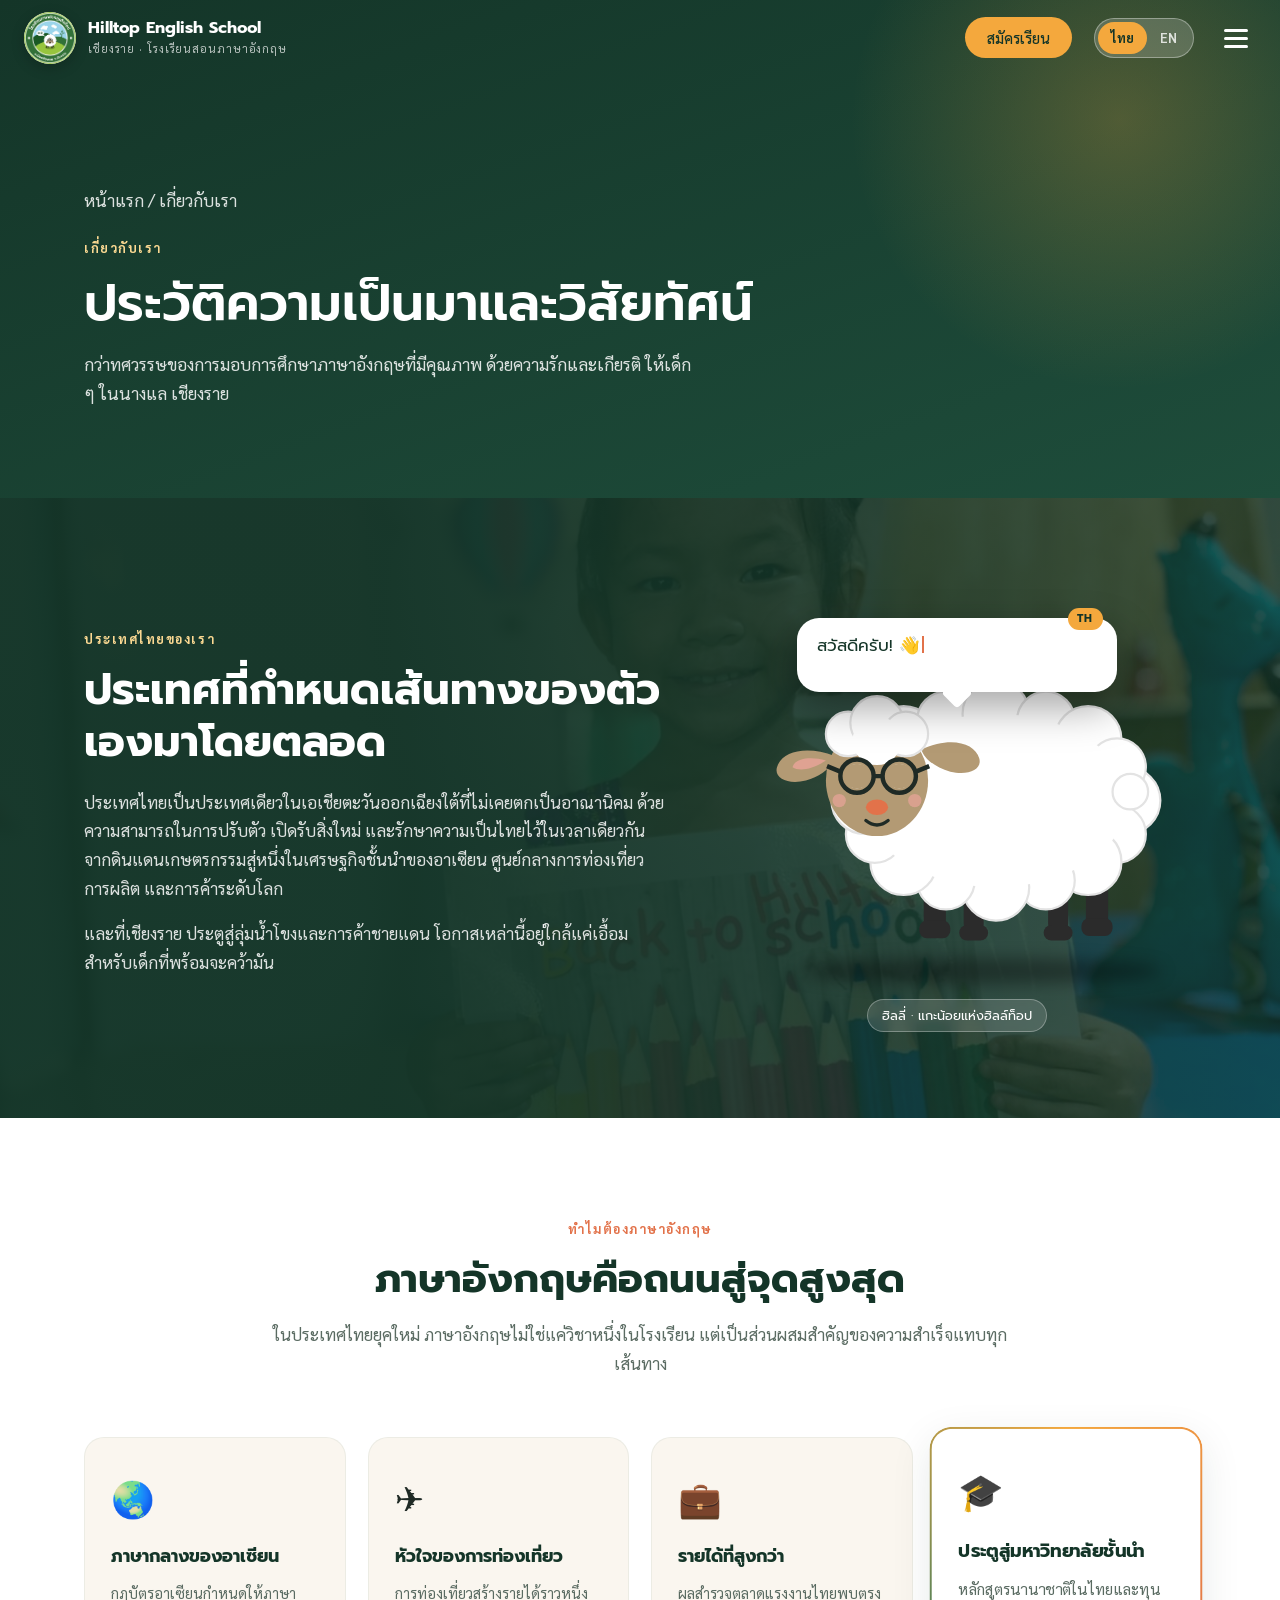
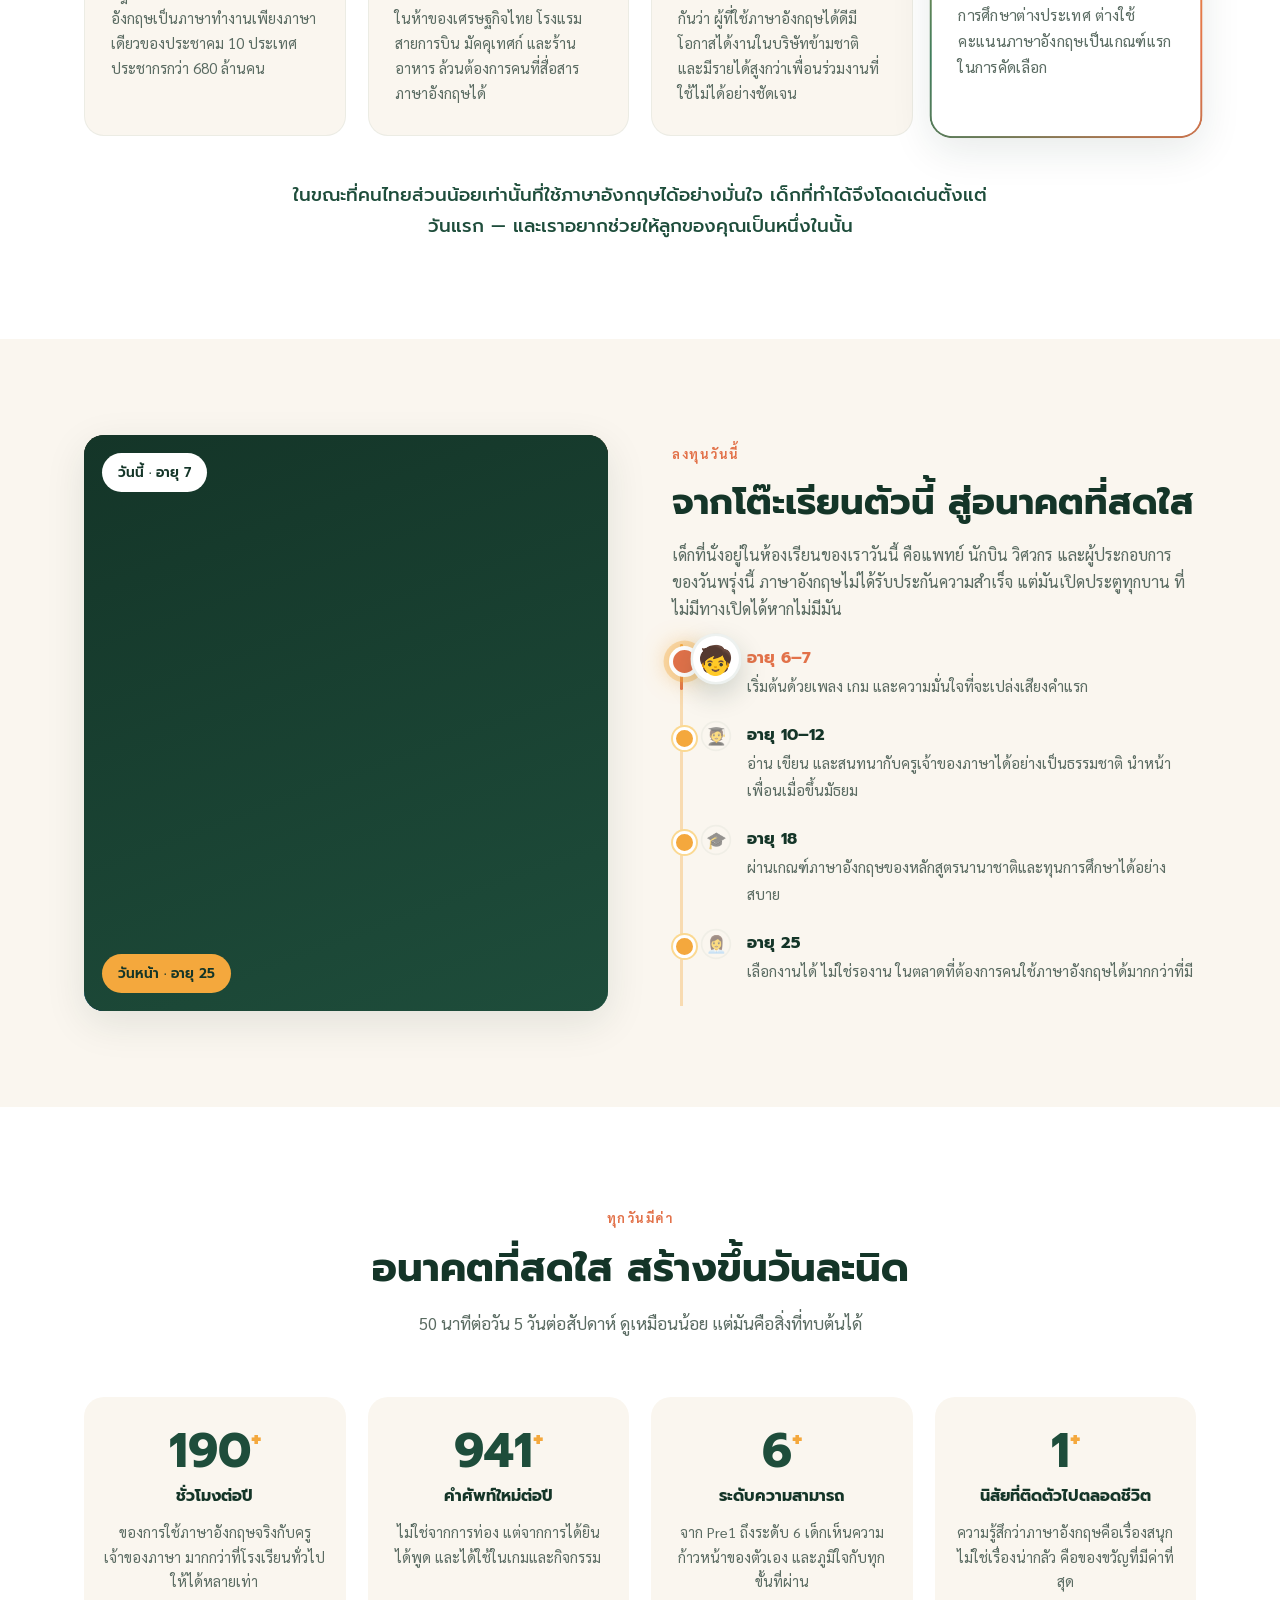
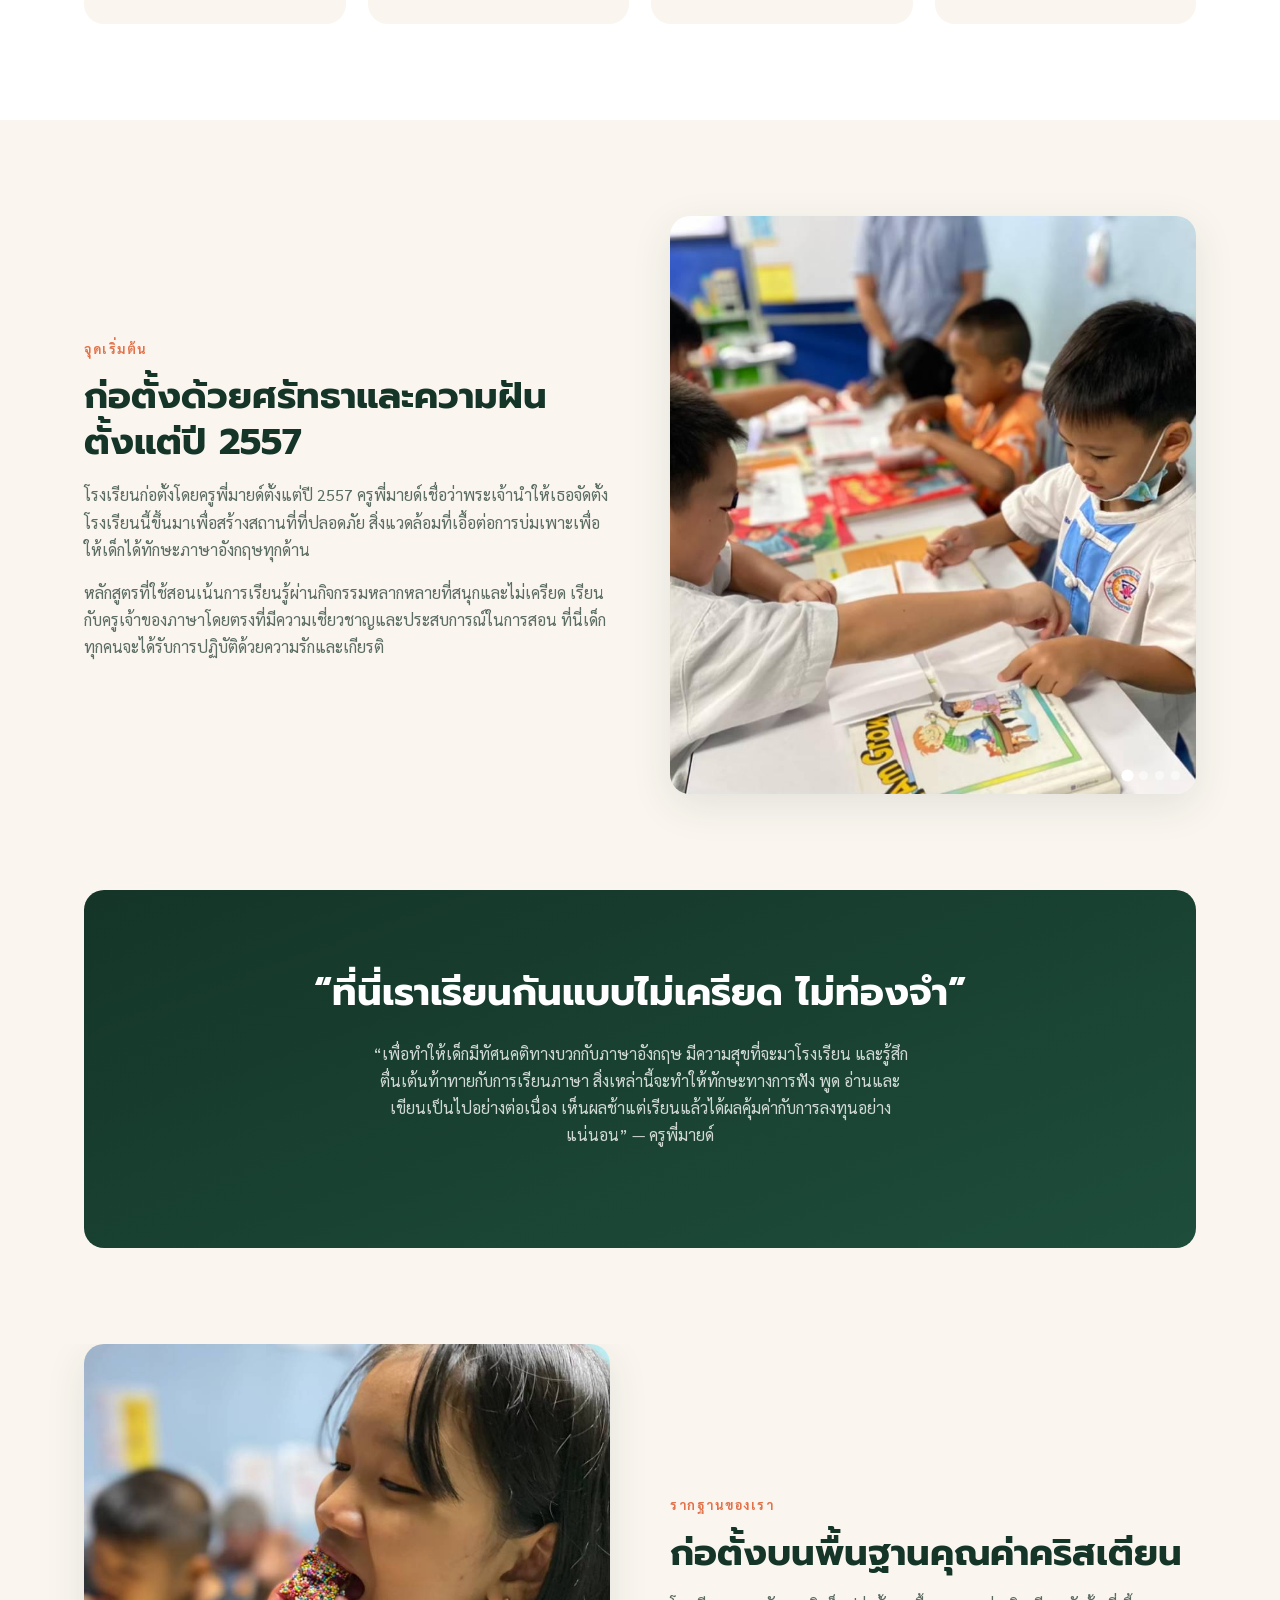
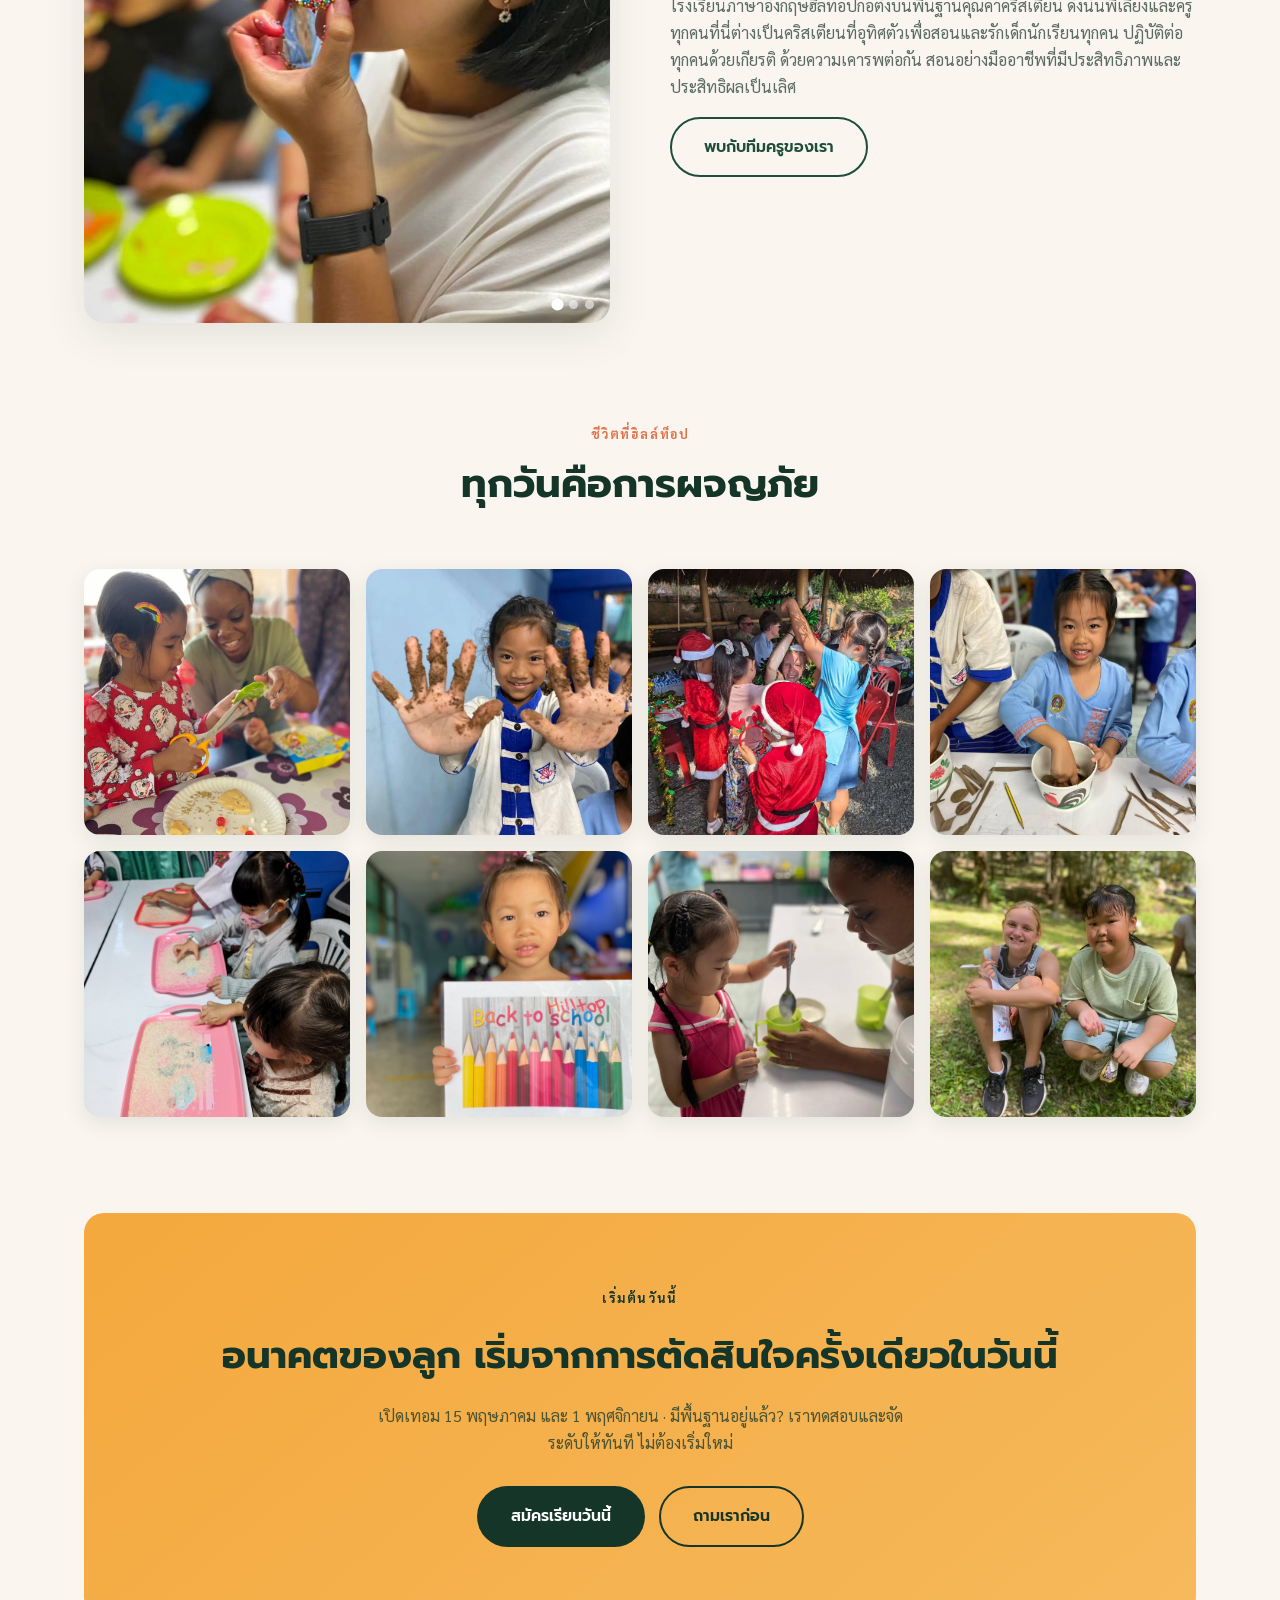
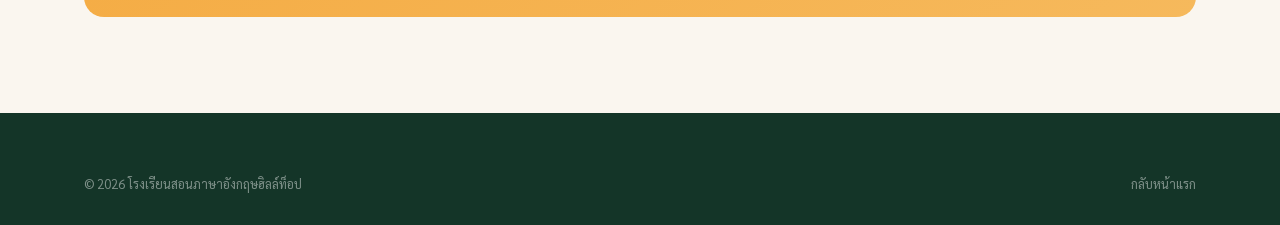
<file: about.html>
<!DOCTYPE html>
<html lang="th">
<head>
<meta charset="UTF-8">
<meta name="viewport" content="width=device-width, initial-scale=1.0">
<title>ประวัติและวิสัยทัศน์ — Hilltop English School</title>
<link rel="icon" href="assets/img/logo.png">
<link rel="preconnect" href="https://fonts.googleapis.com">
<link rel="preconnect" href="https://fonts.gstatic.com" crossorigin>
<link href="https://fonts.googleapis.com/css2?family=Inter:wght@400;500;600;700&family=Prompt:wght@400;500;600;700&family=Sarabun:wght@400;500;600&display=swap" rel="stylesheet">
<link rel="stylesheet" href="assets/site.css">
</head>
<body>

<nav id="nav">
  <div class="nav-inner">
    <a class="logo" href="index.html">
      <div class="logo-mark"><img src="assets/img/logo.png" alt="Hilltop English School logo"></div>
      <div class="logo-text"><b>Hilltop English School</b><span data-th="เชียงราย · โรงเรียนสอนภาษาอังกฤษ" data-en="Chiang Rai · English School">เชียงราย · โรงเรียนสอนภาษาอังกฤษ</span></div>
    </a>
    <ul class="nav-links">
      <li class="pg"><a href="about.html" class="active" data-th="เกี่ยวกับเรา" data-en="About Us">เกี่ยวกับเรา</a></li>
      <li class="pg has-drop"><a href="staff.html" data-th="ครูของเรา" data-en="Our Teachers">ครูของเรา</a><ul class="nav-drop"><li><a href="staff.html" data-th="ครูของเรา" data-en="Our Teachers">ครูของเรา</a></li><li><a href="parents.html" data-th="สำหรับผู้ปกครอง" data-en="Parents">สำหรับผู้ปกครอง</a></li></ul></li>
      <li class="pg"><a href="classes.html" data-th="คลาสเรียน" data-en="Classes">คลาสเรียน</a></li>
      <li class="pg"><a href="age12.html" data-th="อายุ 12+" data-en="Age 12+">อายุ 12+</a></li>
      <li class="pg"><a href="reviews.html" data-th="รีวิว" data-en="Reviews">รีวิว</a></li>
      <li class="pg"><a href="contact.html" data-th="ติดต่อเรา" data-en="Contact">ติดต่อเรา</a></li>
      <li><a class="nav-cta" href="register.html" data-th="สมัครเรียน" data-en="Enroll Now">สมัครเรียน</a></li>
      <li><div class="lang-toggle" id="langToggle"><span data-lang="th" class="on">ไทย</span><span data-lang="en">EN</span></div></li>
    </ul>
  </div>
</nav>

<header class="page-hero">
  <div class="wrap">
    <p class="crumb"><a href="index.html" data-th="หน้าแรก" data-en="Home">หน้าแรก</a> / <span data-th="เกี่ยวกับเรา" data-en="About Us">เกี่ยวกับเรา</span></p>
    <span class="eyebrow" data-th="เกี่ยวกับเรา" data-en="About Us">เกี่ยวกับเรา</span>
    <h1 data-th="ประวัติความเป็นมาและวิสัยทัศน์" data-en="Our History &amp; Vision">ประวัติความเป็นมาและวิสัยทัศน์</h1>
    <p data-th="กว่าทศวรรษของการมอบการศึกษาภาษาอังกฤษที่มีคุณภาพ ด้วยความรักและเกียรติ ให้เด็ก ๆ ในนางแล เชียงราย" data-en="More than a decade of quality English education, given with love and honor, to the children of Nanglae, Chiang Rai.">กว่าทศวรรษของการมอบการศึกษาภาษาอังกฤษที่มีคุณภาพ ด้วยความรักและเกียรติ ให้เด็ก ๆ ในนางแล เชียงราย</p>
  </div>
</header>

<!-- ===== Thailand tribute ===== -->
<section class="thai-hero">
  <div class="thai-bg"><img src="assets/img/ext_07.jpg" alt=""></div>
  <div class="wrap">
    <div class="thai-inner rv">
      <span class="eyebrow" data-th="ประเทศไทยของเรา" data-en="Our Thailand">ประเทศไทยของเรา</span>
      <h2 data-th="ประเทศที่กำหนดเส้นทางของตัวเองมาโดยตลอด" data-en="A nation that has always shaped its own path">ประเทศที่กำหนดเส้นทางของตัวเองมาโดยตลอด</h2>
      <p data-th="ประเทศไทยเป็นประเทศเดียวในเอเชียตะวันออกเฉียงใต้ที่ไม่เคยตกเป็นอาณานิคม ด้วยความสามารถในการปรับตัว เปิดรับสิ่งใหม่ และรักษาความเป็นไทยไว้ในเวลาเดียวกัน จากดินแดนเกษตรกรรมสู่หนึ่งในเศรษฐกิจชั้นนำของอาเซียน ศูนย์กลางการท่องเที่ยว การผลิต และการค้าระดับโลก"
         data-en="Thailand is the only country in Southeast Asia that was never colonized. It adapted, welcomed the world, and stayed unmistakably Thai — growing from a farming kingdom into one of ASEAN&rsquo;s leading economies and a global hub for tourism, manufacturing and trade.">ประเทศไทยเป็นประเทศเดียวในเอเชียตะวันออกเฉียงใต้ที่ไม่เคยตกเป็นอาณานิคม ด้วยความสามารถในการปรับตัว เปิดรับสิ่งใหม่ และรักษาความเป็นไทยไว้ในเวลาเดียวกัน จากดินแดนเกษตรกรรมสู่หนึ่งในเศรษฐกิจชั้นนำของอาเซียน ศูนย์กลางการท่องเที่ยว การผลิต และการค้าระดับโลก</p>
      <p data-th="และที่เชียงราย ประตูสู่ลุ่มน้ำโขงและการค้าชายแดน โอกาสเหล่านี้อยู่ใกล้แค่เอื้อม สำหรับเด็กที่พร้อมจะคว้ามัน"
         data-en="And here in Chiang Rai — gateway to the Mekong region and its cross-border trade — those opportunities are right on our doorstep, for the children ready to reach for them.">และที่เชียงราย ประตูสู่ลุ่มน้ำโขงและการค้าชายแดน โอกาสเหล่านี้อยู่ใกล้แค่เอื้อม สำหรับเด็กที่พร้อมจะคว้ามัน</p>
    </div>
    <div class="hilly-wrap rv" data-hilly="thailand"></div>
  </div>
</section>

<!-- ===== English = the road to the top ===== -->
<section class="road">
  <div class="wrap">
    <div class="sec-head rv">
      <span class="eyebrow" data-th="ทำไมต้องภาษาอังกฤษ" data-en="Why English">ทำไมต้องภาษาอังกฤษ</span>
      <h2 data-th="ภาษาอังกฤษคือถนนสู่จุดสูงสุด" data-en="English is the road to the top">ภาษาอังกฤษคือถนนสู่จุดสูงสุด</h2>
      <p data-th="ในประเทศไทยยุคใหม่ ภาษาอังกฤษไม่ใช่แค่วิชาหนึ่งในโรงเรียน แต่เป็นส่วนผสมสำคัญของความสำเร็จแทบทุกเส้นทาง"
         data-en="In modern Thailand, English is not just another school subject. It is the essential ingredient in almost every path to success.">ในประเทศไทยยุคใหม่ ภาษาอังกฤษไม่ใช่แค่วิชาหนึ่งในโรงเรียน แต่เป็นส่วนผสมสำคัญของความสำเร็จแทบทุกเส้นทาง</p>
    </div>
    <div class="road-grid">
      <div class="road-card rv"><div class="road-ic">🌏</div><b data-th="ภาษากลางของอาเซียน" data-en="ASEAN&rsquo;s working language">ภาษากลางของอาเซียน</b><p data-th="กฎบัตรอาเซียนกำหนดให้ภาษาอังกฤษเป็นภาษาทำงานเพียงภาษาเดียวของประชาคม 10 ประเทศ ประชากรกว่า 680 ล้านคน" data-en="The ASEAN Charter names English as the sole working language of a 10-nation community of more than 680 million people.">กฎบัตรอาเซียนกำหนดให้ภาษาอังกฤษเป็นภาษาทำงานเพียงภาษาเดียวของประชาคม 10 ประเทศ ประชากรกว่า 680 ล้านคน</p></div>
      <div class="road-card rv"><div class="road-ic">✈️</div><b data-th="หัวใจของการท่องเที่ยว" data-en="The heart of tourism">หัวใจของการท่องเที่ยว</b><p data-th="การท่องเที่ยวสร้างรายได้ราวหนึ่งในห้าของเศรษฐกิจไทย โรงแรม สายการบิน มัคคุเทศก์ และร้านอาหาร ล้วนต้องการคนที่สื่อสารภาษาอังกฤษได้" data-en="Tourism drives roughly one fifth of Thailand&rsquo;s economy. Hotels, airlines, guides and restaurants all need people who can communicate in English.">การท่องเที่ยวสร้างรายได้ราวหนึ่งในห้าของเศรษฐกิจไทย โรงแรม สายการบิน มัคคุเทศก์ และร้านอาหาร ล้วนต้องการคนที่สื่อสารภาษาอังกฤษได้</p></div>
      <div class="road-card rv"><div class="road-ic">💼</div><b data-th="รายได้ที่สูงกว่า" data-en="Higher earning power">รายได้ที่สูงกว่า</b><p data-th="ผลสำรวจตลาดแรงงานไทยพบตรงกันว่า ผู้ที่ใช้ภาษาอังกฤษได้ดีมีโอกาสได้งานในบริษัทข้ามชาติ และมีรายได้สูงกว่าเพื่อนร่วมงานที่ใช้ไม่ได้อย่างชัดเจน" data-en="Thai labour-market surveys consistently find that confident English speakers win jobs at international companies and earn noticeably more than colleagues who cannot.">ผลสำรวจตลาดแรงงานไทยพบตรงกันว่า ผู้ที่ใช้ภาษาอังกฤษได้ดีมีโอกาสได้งานในบริษัทข้ามชาติ และมีรายได้สูงกว่าเพื่อนร่วมงานที่ใช้ไม่ได้อย่างชัดเจน</p></div>
      <div class="road-card rv"><div class="road-ic">🎓</div><b data-th="ประตูสู่มหาวิทยาลัยชั้นนำ" data-en="The door to top universities">ประตูสู่มหาวิทยาลัยชั้นนำ</b><p data-th="หลักสูตรนานาชาติในไทยและทุนการศึกษาต่างประเทศ ต่างใช้คะแนนภาษาอังกฤษเป็นเกณฑ์แรกในการคัดเลือก" data-en="International programmes in Thailand and scholarships abroad all use English scores as the first gate of admission.">หลักสูตรนานาชาติในไทยและทุนการศึกษาต่างประเทศ ต่างใช้คะแนนภาษาอังกฤษเป็นเกณฑ์แรกในการคัดเลือก</p></div>
    </div>
    <p class="road-note rv" data-th="ในขณะที่คนไทยส่วนน้อยเท่านั้นที่ใช้ภาษาอังกฤษได้อย่างมั่นใจ เด็กที่ทำได้จึงโดดเด่นตั้งแต่วันแรก — และเราอยากช่วยให้ลูกของคุณเป็นหนึ่งในนั้น"
       data-en="Only a small share of Thais speak English with confidence — so the children who can stand out from day one. We want to help your child be one of them.">ในขณะที่คนไทยส่วนน้อยเท่านั้นที่ใช้ภาษาอังกฤษได้อย่างมั่นใจ เด็กที่ทำได้จึงโดดเด่นตั้งแต่วันแรก — และเราอยากช่วยให้ลูกของคุณเป็นหนึ่งในนั้น</p>
  </div>
</section>

<!-- ===== From this desk to that future ===== -->
<section class="future">
  <div class="wrap future-grid">
    <div class="future-visual rv">
      <div class="fv-frame">
        <img class="fv-now" src="assets/img/orig_28.jpg" alt="A Hilltop student at his desk">
        <div class="fv-then">
          <div class="fv-job" data-i="0"><span>👩‍⚕️</span><b data-th="แพทย์" data-en="Doctor">แพทย์</b></div>
          <div class="fv-job" data-i="1"><span>👨‍✈️</span><b data-th="นักบิน" data-en="Pilot">นักบิน</b></div>
          <div class="fv-job" data-i="2"><span>👩‍💻</span><b data-th="วิศวกรซอฟต์แวร์" data-en="Software Engineer">วิศวกรซอฟต์แวร์</b></div>
          <div class="fv-job" data-i="3"><span>🏨</span><b data-th="ผู้จัดการโรงแรม" data-en="Hotel Manager">ผู้จัดการโรงแรม</b></div>
          <div class="fv-job" data-i="4"><span>🎓</span><b data-th="นักศึกษาทุนต่างประเทศ" data-en="Scholarship Student Abroad">นักศึกษาทุนต่างประเทศ</b></div>
        </div>
        <div class="fv-tag fv-tag-now" data-th="วันนี้ · อายุ 7" data-en="Today · age 7">วันนี้ · อายุ 7</div>
        <div class="fv-tag fv-tag-then" data-th="วันหน้า · อายุ 25" data-en="Tomorrow · age 25">วันหน้า · อายุ 25</div>
      </div>
    </div>
    <div class="rv">
      <span class="eyebrow" data-th="ลงทุนวันนี้" data-en="Invest today">ลงทุนวันนี้</span>
      <h2 data-th="จากโต๊ะเรียนตัวนี้ สู่อนาคตที่สดใส" data-en="From this desk to that future">จากโต๊ะเรียนตัวนี้ สู่อนาคตที่สดใส</h2>
      <p data-th="เด็กที่นั่งอยู่ในห้องเรียนของเราวันนี้ คือแพทย์ นักบิน วิศวกร และผู้ประกอบการของวันพรุ่งนี้ ภาษาอังกฤษไม่ได้รับประกันความสำเร็จ แต่มันเปิดประตูทุกบาน ที่ไม่มีทางเปิดได้หากไม่มีมัน"
         data-en="The child at our desk today is tomorrow&rsquo;s doctor, pilot, engineer or entrepreneur. English does not guarantee success — but it opens every door that stays shut without it.">เด็กที่นั่งอยู่ในห้องเรียนของเราวันนี้ คือแพทย์ นักบิน วิศวกร และผู้ประกอบการของวันพรุ่งนี้ ภาษาอังกฤษไม่ได้รับประกันความสำเร็จ แต่มันเปิดประตูทุกบาน ที่ไม่มีทางเปิดได้หากไม่มีมัน</p>
      <ul class="timeline" id="growTimeline">
        <li><em class="tl-fig">🧒</em><b data-th="อายุ 6–7" data-en="Age 6–7">อายุ 6–7</b><span data-th="เริ่มต้นด้วยเพลง เกม และความมั่นใจที่จะเปล่งเสียงคำแรก" data-en="Starts with songs, games and the confidence to say the first words out loud.">เริ่มต้นด้วยเพลง เกม และความมั่นใจที่จะเปล่งเสียงคำแรก</span></li>
        <li><em class="tl-fig">🧑‍🎓</em><b data-th="อายุ 10–12" data-en="Age 10–12">อายุ 10–12</b><span data-th="อ่าน เขียน และสนทนากับครูเจ้าของภาษาได้อย่างเป็นธรรมชาติ นำหน้าเพื่อนเมื่อขึ้นมัธยม" data-en="Reads, writes and chats naturally with native speakers — already ahead when secondary school begins.">อ่าน เขียน และสนทนากับครูเจ้าของภาษาได้อย่างเป็นธรรมชาติ นำหน้าเพื่อนเมื่อขึ้นมัธยม</span></li>
        <li><em class="tl-fig">🎓</em><b data-th="อายุ 18" data-en="Age 18">อายุ 18</b><span data-th="ผ่านเกณฑ์ภาษาอังกฤษของหลักสูตรนานาชาติและทุนการศึกษาได้อย่างสบาย" data-en="Clears the English requirements of international programmes and scholarships with room to spare.">ผ่านเกณฑ์ภาษาอังกฤษของหลักสูตรนานาชาติและทุนการศึกษาได้อย่างสบาย</span></li>
        <li><em class="tl-fig">👩‍💼</em><b data-th="อายุ 25" data-en="Age 25">อายุ 25</b><span data-th="เลือกงานได้ ไม่ใช่รองาน ในตลาดที่ต้องการคนใช้ภาษาอังกฤษได้มากกว่าที่มี" data-en="Chooses a career instead of waiting for one — in a market that wants more English speakers than it has.">เลือกงานได้ ไม่ใช่รองาน ในตลาดที่ต้องการคนใช้ภาษาอังกฤษได้มากกว่าที่มี</span></li>
      </ul>
    </div>
  </div>
</section>

<!-- ===== Every day counts ===== -->
<section class="daily">
  <div class="wrap">
    <div class="sec-head rv">
      <span class="eyebrow" data-th="ทุกวันมีค่า" data-en="Every day counts">ทุกวันมีค่า</span>
      <h2 data-th="อนาคตที่สดใส สร้างขึ้นวันละนิด" data-en="A bright future is built a day at a time">อนาคตที่สดใส สร้างขึ้นวันละนิด</h2>
      <p data-th="50 นาทีต่อวัน 5 วันต่อสัปดาห์ ดูเหมือนน้อย แต่มันคือสิ่งที่ทบต้นได้" data-en="Fifty minutes a day, five days a week, seems small. But it compounds.">50 นาทีต่อวัน 5 วันต่อสัปดาห์ ดูเหมือนน้อย แต่มันคือสิ่งที่ทบต้นได้</p>
    </div>
    <div class="daily-grid">
      <div class="daily-item rv"><div class="daily-num" data-count="200">0</div><b data-th="ชั่วโมงต่อปี" data-en="hours a year">ชั่วโมงต่อปี</b><p data-th="ของการใช้ภาษาอังกฤษจริงกับครูเจ้าของภาษา มากกว่าที่โรงเรียนทั่วไปให้ได้หลายเท่า" data-en="of real English with native speakers — several times what a regular school timetable can offer.">ของการใช้ภาษาอังกฤษจริงกับครูเจ้าของภาษา มากกว่าที่โรงเรียนทั่วไปให้ได้หลายเท่า</p></div>
      <div class="daily-item rv"><div class="daily-num" data-count="1000">0</div><b data-th="คำศัพท์ใหม่ต่อปี" data-en="new words a year">คำศัพท์ใหม่ต่อปี</b><p data-th="ไม่ใช่จากการท่อง แต่จากการได้ยิน ได้พูด และได้ใช้ในเกมและกิจกรรม" data-en="Not from drilling, but from hearing, saying and using them in games and activities.">ไม่ใช่จากการท่อง แต่จากการได้ยิน ได้พูด และได้ใช้ในเกมและกิจกรรม</p></div>
      <div class="daily-item rv"><div class="daily-num" data-count="6">0</div><b data-th="ระดับความสามารถ" data-en="ability levels">ระดับความสามารถ</b><p data-th="จาก Pre1 ถึงระดับ 6 เด็กเห็นความก้าวหน้าของตัวเอง และภูมิใจกับทุกขั้นที่ผ่าน" data-en="From Pre1 to Level 6, children see their own progress and take pride in every step up.">จาก Pre1 ถึงระดับ 6 เด็กเห็นความก้าวหน้าของตัวเอง และภูมิใจกับทุกขั้นที่ผ่าน</p></div>
      <div class="daily-item rv"><div class="daily-num" data-count="1">0</div><b data-th="นิสัยที่ติดตัวไปตลอดชีวิต" data-en="habit for life">นิสัยที่ติดตัวไปตลอดชีวิต</b><p data-th="ความรู้สึกว่าภาษาอังกฤษคือเรื่องสนุก ไม่ใช่เรื่องน่ากลัว คือของขวัญที่มีค่าที่สุด" data-en="Feeling that English is fun, not frightening, is the most valuable gift of all.">ความรู้สึกว่าภาษาอังกฤษคือเรื่องสนุก ไม่ใช่เรื่องน่ากลัว คือของขวัญที่มีค่าที่สุด</p></div>
    </div>
  </div>
</section>

<section>
  <div class="wrap split">
    <div class="rv">
      <span class="eyebrow" data-th="จุดเริ่มต้น" data-en="How It Began">จุดเริ่มต้น</span>
      <h2 data-th="ก่อตั้งด้วยศรัทธาและความฝัน ตั้งแต่ปี 2557" data-en="Founded on faith and a dream, since 2014">ก่อตั้งด้วยศรัทธาและความฝัน ตั้งแต่ปี 2557</h2>
      <p data-th="โรงเรียนก่อตั้งโดยครูพี่มายด์ตั้งแต่ปี 2557 ครูพี่มายด์เชื่อว่าพระเจ้านำให้เธอจัดตั้งโรงเรียนนี้ขึ้นมาเพื่อสร้างสถานที่ที่ปลอดภัย สิ่งแวดล้อมที่เอื้อต่อการบ่มเพาะเพื่อให้เด็กได้ทักษะภาษาอังกฤษทุกด้าน"
         data-en="The school was founded by Teacher Mind in 2014. She believes God led her to establish it as a safe place — an environment that nurtures children as they build every English skill.">โรงเรียนก่อตั้งโดยครูพี่มายด์ตั้งแต่ปี 2557 ครูพี่มายด์เชื่อว่าพระเจ้านำให้เธอจัดตั้งโรงเรียนนี้ขึ้นมาเพื่อสร้างสถานที่ที่ปลอดภัย สิ่งแวดล้อมที่เอื้อต่อการบ่มเพาะเพื่อให้เด็กได้ทักษะภาษาอังกฤษทุกด้าน</p>
      <p data-th="หลักสูตรที่ใช้สอนเน้นการเรียนรู้ผ่านกิจกรรมหลากหลายที่สนุกและไม่เครียด เรียนกับครูเจ้าของภาษาโดยตรงที่มีความเชี่ยวชาญและประสบการณ์ในการสอน ที่นี่เด็กทุกคนจะได้รับการปฏิบัติด้วยความรักและเกียรติ"
         data-en="The curriculum centers on fun, stress-free learning through a wide variety of activities, taught directly by expert, experienced native speakers. Here, every child is treated with love and honor.">หลักสูตรที่ใช้สอนเน้นการเรียนรู้ผ่านกิจกรรมหลากหลายที่สนุกและไม่เครียด เรียนกับครูเจ้าของภาษาโดยตรงที่มีความเชี่ยวชาญและประสบการณ์ในการสอน ที่นี่เด็กทุกคนจะได้รับการปฏิบัติด้วยความรักและเกียรติ</p>
    </div>
    <div class="split-photo rv slider" data-slider data-shuffle>
      <img class="on" src="assets/img/tile-read.jpg" alt="Children reading at Hilltop">
      <img src="assets/img/orig_01.jpg" alt="Class around the table">
      <img src="assets/img/orig_22.jpg" alt="Children writing">
      <img src="assets/img/orig_12.jpg" alt="Teacher with students">
      <div class="slider-dots"></div>
    </div>
  </div>
</section>

<section style="padding-top:0">
  <div class="wrap">
    <div class="cta rv" style="background:linear-gradient(160deg,var(--forest-deep),var(--forest))">
      <h2 style="color:#fff" data-th="&ldquo;ที่นี่เราเรียนกันแบบไม่เครียด ไม่ท่องจำ&rdquo;" data-en="&ldquo;Here we learn without stress, without rote memorization&rdquo;">&ldquo;ที่นี่เราเรียนกันแบบไม่เครียด ไม่ท่องจำ&rdquo;</h2>
      <p style="color:rgba(255,255,255,.8)" data-th="&ldquo;เพื่อทำให้เด็กมีทัศนคติทางบวกกับภาษาอังกฤษ มีความสุขที่จะมาโรงเรียน และรู้สึกตื่นเต้นท้าทายกับการเรียนภาษา สิ่งเหล่านี้จะทำให้ทักษะทางการฟัง พูด อ่านและเขียนเป็นไปอย่างต่อเนื่อง เห็นผลช้าแต่เรียนแล้วได้ผลคุ้มค่ากับการลงทุนอย่างแน่นอน&rdquo; — ครูพี่มายด์"
         data-en="&ldquo;…so children build a positive attitude toward English, are happy to come to school, and feel excited and challenged by language learning. This keeps listening, speaking, reading and writing growing steadily — results come slowly, but the learning is absolutely worth the investment.&rdquo; — Teacher Mind">&ldquo;เพื่อทำให้เด็กมีทัศนคติทางบวกกับภาษาอังกฤษ มีความสุขที่จะมาโรงเรียน และรู้สึกตื่นเต้นท้าทายกับการเรียนภาษา สิ่งเหล่านี้จะทำให้ทักษะทางการฟัง พูด อ่านและเขียนเป็นไปอย่างต่อเนื่อง เห็นผลช้าแต่เรียนแล้วได้ผลคุ้มค่ากับการลงทุนอย่างแน่นอน&rdquo; — ครูพี่มายด์</p>
    </div>
  </div>
</section>

<section class="programs" style="padding-top:0">
  <div class="wrap split">
    <div class="split-photo rv slider" data-slider>
      <img class="on" src="assets/img/tile-party.jpg" alt="Happy Hilltop student">
      <img src="assets/img/orig_16.jpg" alt="Two friends outdoors">
      <img src="assets/img/orig_19.jpg" alt="Teacher and student on the grass">
      <div class="slider-dots"></div>
    </div>
    <div class="rv">
      <span class="eyebrow" data-th="รากฐานของเรา" data-en="Our Foundation">รากฐานของเรา</span>
      <h2 data-th="ก่อตั้งบนพื้นฐานคุณค่าคริสเตียน" data-en="Built on Christian values">ก่อตั้งบนพื้นฐานคุณค่าคริสเตียน</h2>
      <p data-th="โรงเรียนภาษาอังกฤษฮิลท็อปก่อตั้งบนพื้นฐานคุณค่าคริสเตียน ดังนั้นพี่เลี้ยงและครูทุกคนที่นี่ต่างเป็นคริสเตียนที่อุทิศตัวเพื่อสอนและรักเด็กนักเรียนทุกคน ปฏิบัติต่อทุกคนด้วยเกียรติ ด้วยความเคารพต่อกัน สอนอย่างมืออาชีพที่มีประสิทธิภาพและประสิทธิผลเป็นเลิศ"
         data-en="Hilltop English School is founded on Christian values. Every caregiver and teacher here is a Christian devoted to teaching and loving every student — treating everyone with honor and mutual respect, and teaching with excellent, effective professionalism.">โรงเรียนภาษาอังกฤษฮิลท็อปก่อตั้งบนพื้นฐานคุณค่าคริสเตียน ดังนั้นพี่เลี้ยงและครูทุกคนที่นี่ต่างเป็นคริสเตียนที่อุทิศตัวเพื่อสอนและรักเด็กนักเรียนทุกคน ปฏิบัติต่อทุกคนด้วยเกียรติ ด้วยความเคารพต่อกัน สอนอย่างมืออาชีพที่มีประสิทธิภาพและประสิทธิผลเป็นเลิศ</p>
      <a class="btn btn-outline" href="staff.html" data-th="พบกับทีมครูของเรา" data-en="Meet Our Team">พบกับทีมครูของเรา</a>
    </div>
  </div>
</section>

<section style="padding-top:0" class="programs">
  <div class="wrap">
    <div class="sec-head rv">
      <span class="eyebrow" data-th="ชีวิตที่ฮิลล์ท็อป" data-en="Life at Hilltop">ชีวิตที่ฮิลล์ท็อป</span>
      <h2 data-th="ทุกวันคือการผจญภัย" data-en="Every day is an adventure">ทุกวันคือการผจญภัย</h2>
    </div>
    <div class="gallery rv" id="lifeGallery">
      <div class="g"><img src="assets/img/orig_20.jpg" alt=""><div class="g-story" aria-hidden="true">
          <svg viewBox="0 0 64 64" class="st st1"><path d="M8 12h20a6 6 0 0 1 4 2 6 6 0 0 1 4-2h20v38H36a4 4 0 0 0-4 3 4 4 0 0 0-4-3H8z" fill="currentColor"/></svg>
          <svg viewBox="0 0 64 64" class="st st2"><path d="M32 12 2 26l30 14 24-11v14h4V26z" fill="currentColor"/><path d="M14 34v10c0 4 8 8 18 8s18-4 18-8V34l-18 8z" fill="currentColor"/></svg>
          <svg viewBox="0 0 64 64" class="st st3"><path d="M24 14a6 6 0 0 1 6-6h4a6 6 0 0 1 6 6v4h12a4 4 0 0 1 4 4v28a4 4 0 0 1-4 4H12a4 4 0 0 1-4-4V22a4 4 0 0 1 4-4h12zm4 4h8v-4h-8z" fill="currentColor"/></svg>
          <span class="st-cap" data-th="หนังสือวันนี้ → มหาวิทยาลัย → อาชีพที่ดี" data-en="Books today → university → a great career">หนังสือวันนี้ → มหาวิทยาลัย → อาชีพที่ดี</span>
        </div></div>
      <div class="g"><img src="assets/img/tile-mud.jpg" alt=""><div class="g-story" aria-hidden="true">
          <svg viewBox="0 0 64 64" class="st st1"><path d="M8 12h20a6 6 0 0 1 4 2 6 6 0 0 1 4-2h20v38H36a4 4 0 0 0-4 3 4 4 0 0 0-4-3H8z" fill="currentColor"/></svg>
          <svg viewBox="0 0 64 64" class="st st2"><path d="M32 12 2 26l30 14 24-11v14h4V26z" fill="currentColor"/><path d="M14 34v10c0 4 8 8 18 8s18-4 18-8V34l-18 8z" fill="currentColor"/></svg>
          <svg viewBox="0 0 64 64" class="st st3"><path d="M24 14a6 6 0 0 1 6-6h4a6 6 0 0 1 6 6v4h12a4 4 0 0 1 4 4v28a4 4 0 0 1-4 4H12a4 4 0 0 1-4-4V22a4 4 0 0 1 4-4h12zm4 4h8v-4h-8z" fill="currentColor"/></svg>
          <span class="st-cap" data-th="หนังสือวันนี้ → มหาวิทยาลัย → อาชีพที่ดี" data-en="Books today → university → a great career">หนังสือวันนี้ → มหาวิทยาลัย → อาชีพที่ดี</span>
        </div></div>
      <div class="g"><img src="assets/img/orig_21.jpg" alt=""><div class="g-story" aria-hidden="true">
          <svg viewBox="0 0 64 64" class="st st1"><path d="M8 12h20a6 6 0 0 1 4 2 6 6 0 0 1 4-2h20v38H36a4 4 0 0 0-4 3 4 4 0 0 0-4-3H8z" fill="currentColor"/></svg>
          <svg viewBox="0 0 64 64" class="st st2"><path d="M32 12 2 26l30 14 24-11v14h4V26z" fill="currentColor"/><path d="M14 34v10c0 4 8 8 18 8s18-4 18-8V34l-18 8z" fill="currentColor"/></svg>
          <svg viewBox="0 0 64 64" class="st st3"><path d="M24 14a6 6 0 0 1 6-6h4a6 6 0 0 1 6 6v4h12a4 4 0 0 1 4 4v28a4 4 0 0 1-4 4H12a4 4 0 0 1-4-4V22a4 4 0 0 1 4-4h12zm4 4h8v-4h-8z" fill="currentColor"/></svg>
          <span class="st-cap" data-th="หนังสือวันนี้ → มหาวิทยาลัย → อาชีพที่ดี" data-en="Books today → university → a great career">หนังสือวันนี้ → มหาวิทยาลัย → อาชีพที่ดี</span>
        </div></div>
      <div class="g"><img src="assets/img/orig_29.jpg" alt=""><div class="g-story" aria-hidden="true">
          <svg viewBox="0 0 64 64" class="st st1"><path d="M8 12h20a6 6 0 0 1 4 2 6 6 0 0 1 4-2h20v38H36a4 4 0 0 0-4 3 4 4 0 0 0-4-3H8z" fill="currentColor"/></svg>
          <svg viewBox="0 0 64 64" class="st st2"><path d="M32 12 2 26l30 14 24-11v14h4V26z" fill="currentColor"/><path d="M14 34v10c0 4 8 8 18 8s18-4 18-8V34l-18 8z" fill="currentColor"/></svg>
          <svg viewBox="0 0 64 64" class="st st3"><path d="M24 14a6 6 0 0 1 6-6h4a6 6 0 0 1 6 6v4h12a4 4 0 0 1 4 4v28a4 4 0 0 1-4 4H12a4 4 0 0 1-4-4V22a4 4 0 0 1 4-4h12zm4 4h8v-4h-8z" fill="currentColor"/></svg>
          <span class="st-cap" data-th="หนังสือวันนี้ → มหาวิทยาลัย → อาชีพที่ดี" data-en="Books today → university → a great career">หนังสือวันนี้ → มหาวิทยาลัย → อาชีพที่ดี</span>
        </div></div>
      <div class="g"><img src="assets/img/tile-senses.jpg" alt=""><div class="g-story" aria-hidden="true">
          <svg viewBox="0 0 64 64" class="st st1"><path d="M8 12h20a6 6 0 0 1 4 2 6 6 0 0 1 4-2h20v38H36a4 4 0 0 0-4 3 4 4 0 0 0-4-3H8z" fill="currentColor"/></svg>
          <svg viewBox="0 0 64 64" class="st st2"><path d="M32 12 2 26l30 14 24-11v14h4V26z" fill="currentColor"/><path d="M14 34v10c0 4 8 8 18 8s18-4 18-8V34l-18 8z" fill="currentColor"/></svg>
          <svg viewBox="0 0 64 64" class="st st3"><path d="M24 14a6 6 0 0 1 6-6h4a6 6 0 0 1 6 6v4h12a4 4 0 0 1 4 4v28a4 4 0 0 1-4 4H12a4 4 0 0 1-4-4V22a4 4 0 0 1 4-4h12zm4 4h8v-4h-8z" fill="currentColor"/></svg>
          <span class="st-cap" data-th="หนังสือวันนี้ → มหาวิทยาลัย → อาชีพที่ดี" data-en="Books today → university → a great career">หนังสือวันนี้ → มหาวิทยาลัย → อาชีพที่ดี</span>
        </div></div>
      <div class="g"><img src="assets/img/ext_09.jpg" alt=""><div class="g-story" aria-hidden="true">
          <svg viewBox="0 0 64 64" class="st st1"><path d="M8 12h20a6 6 0 0 1 4 2 6 6 0 0 1 4-2h20v38H36a4 4 0 0 0-4 3 4 4 0 0 0-4-3H8z" fill="currentColor"/></svg>
          <svg viewBox="0 0 64 64" class="st st2"><path d="M32 12 2 26l30 14 24-11v14h4V26z" fill="currentColor"/><path d="M14 34v10c0 4 8 8 18 8s18-4 18-8V34l-18 8z" fill="currentColor"/></svg>
          <svg viewBox="0 0 64 64" class="st st3"><path d="M24 14a6 6 0 0 1 6-6h4a6 6 0 0 1 6 6v4h12a4 4 0 0 1 4 4v28a4 4 0 0 1-4 4H12a4 4 0 0 1-4-4V22a4 4 0 0 1 4-4h12zm4 4h8v-4h-8z" fill="currentColor"/></svg>
          <span class="st-cap" data-th="หนังสือวันนี้ → มหาวิทยาลัย → อาชีพที่ดี" data-en="Books today → university → a great career">หนังสือวันนี้ → มหาวิทยาลัย → อาชีพที่ดี</span>
        </div></div>
      <div class="g"><img src="assets/img/orig_24.jpg" alt=""><div class="g-story" aria-hidden="true">
          <svg viewBox="0 0 64 64" class="st st1"><path d="M8 12h20a6 6 0 0 1 4 2 6 6 0 0 1 4-2h20v38H36a4 4 0 0 0-4 3 4 4 0 0 0-4-3H8z" fill="currentColor"/></svg>
          <svg viewBox="0 0 64 64" class="st st2"><path d="M32 12 2 26l30 14 24-11v14h4V26z" fill="currentColor"/><path d="M14 34v10c0 4 8 8 18 8s18-4 18-8V34l-18 8z" fill="currentColor"/></svg>
          <svg viewBox="0 0 64 64" class="st st3"><path d="M24 14a6 6 0 0 1 6-6h4a6 6 0 0 1 6 6v4h12a4 4 0 0 1 4 4v28a4 4 0 0 1-4 4H12a4 4 0 0 1-4-4V22a4 4 0 0 1 4-4h12zm4 4h8v-4h-8z" fill="currentColor"/></svg>
          <span class="st-cap" data-th="หนังสือวันนี้ → มหาวิทยาลัย → อาชีพที่ดี" data-en="Books today → university → a great career">หนังสือวันนี้ → มหาวิทยาลัย → อาชีพที่ดี</span>
        </div></div>
      <div class="g"><img src="assets/img/orig_23.jpg" alt=""><div class="g-story" aria-hidden="true">
          <svg viewBox="0 0 64 64" class="st st1"><path d="M8 12h20a6 6 0 0 1 4 2 6 6 0 0 1 4-2h20v38H36a4 4 0 0 0-4 3 4 4 0 0 0-4-3H8z" fill="currentColor"/></svg>
          <svg viewBox="0 0 64 64" class="st st2"><path d="M32 12 2 26l30 14 24-11v14h4V26z" fill="currentColor"/><path d="M14 34v10c0 4 8 8 18 8s18-4 18-8V34l-18 8z" fill="currentColor"/></svg>
          <svg viewBox="0 0 64 64" class="st st3"><path d="M24 14a6 6 0 0 1 6-6h4a6 6 0 0 1 6 6v4h12a4 4 0 0 1 4 4v28a4 4 0 0 1-4 4H12a4 4 0 0 1-4-4V22a4 4 0 0 1 4-4h12zm4 4h8v-4h-8z" fill="currentColor"/></svg>
          <span class="st-cap" data-th="หนังสือวันนี้ → มหาวิทยาลัย → อาชีพที่ดี" data-en="Books today → university → a great career">หนังสือวันนี้ → มหาวิทยาลัย → อาชีพที่ดี</span>
        </div></div>
    </div>
  </div>
</section>

<div class="cta-section">
  <div class="wrap">
    <div class="cta rv">
      <span class="eyebrow" style="color:var(--forest-deep)" data-th="เริ่มต้นวันนี้" data-en="Start today">เริ่มต้นวันนี้</span>
      <h2 data-th="อนาคตของลูก เริ่มจากการตัดสินใจครั้งเดียวในวันนี้" data-en="Your child&rsquo;s future starts with one decision today">อนาคตของลูก เริ่มจากการตัดสินใจครั้งเดียวในวันนี้</h2>
      <p data-th="เปิดเทอม 15 พฤษภาคม และ 1 พฤศจิกายน · มีพื้นฐานอยู่แล้ว? เราทดสอบและจัดระดับให้ทันที ไม่ต้องเริ่มใหม่" data-en="Semesters begin May 15 and November 1 · Already has some English? We test and place immediately — no starting over.">เปิดเทอม 15 พฤษภาคม และ 1 พฤศจิกายน · มีพื้นฐานอยู่แล้ว? เราทดสอบและจัดระดับให้ทันที ไม่ต้องเริ่มใหม่</p>
      <a class="btn" href="register.html" data-th="สมัครเรียนวันนี้" data-en="Register Today">สมัครเรียนวันนี้</a>
      <a class="btn btn-outline" href="contact.html" style="margin-left:10px" data-th="ถามเราก่อน" data-en="Ask us first">ถามเราก่อน</a>
    </div>
  </div>
</div>

<footer>
  <div class="wrap">
    <div class="foot-bottom" style="border:0;padding-top:0">
      <span data-th="© 2026 โรงเรียนสอนภาษาอังกฤษฮิลล์ท็อป" data-en="© 2026 Hilltop English School">© 2026 โรงเรียนสอนภาษาอังกฤษฮิลล์ท็อป</span>
      <span><a href="index.html" data-th="กลับหน้าแรก" data-en="Back to Home">กลับหน้าแรก</a></span>
    </div>
  </div>
</footer>

<script src="assets/site.js"></script>
</body>
</html>
</file>
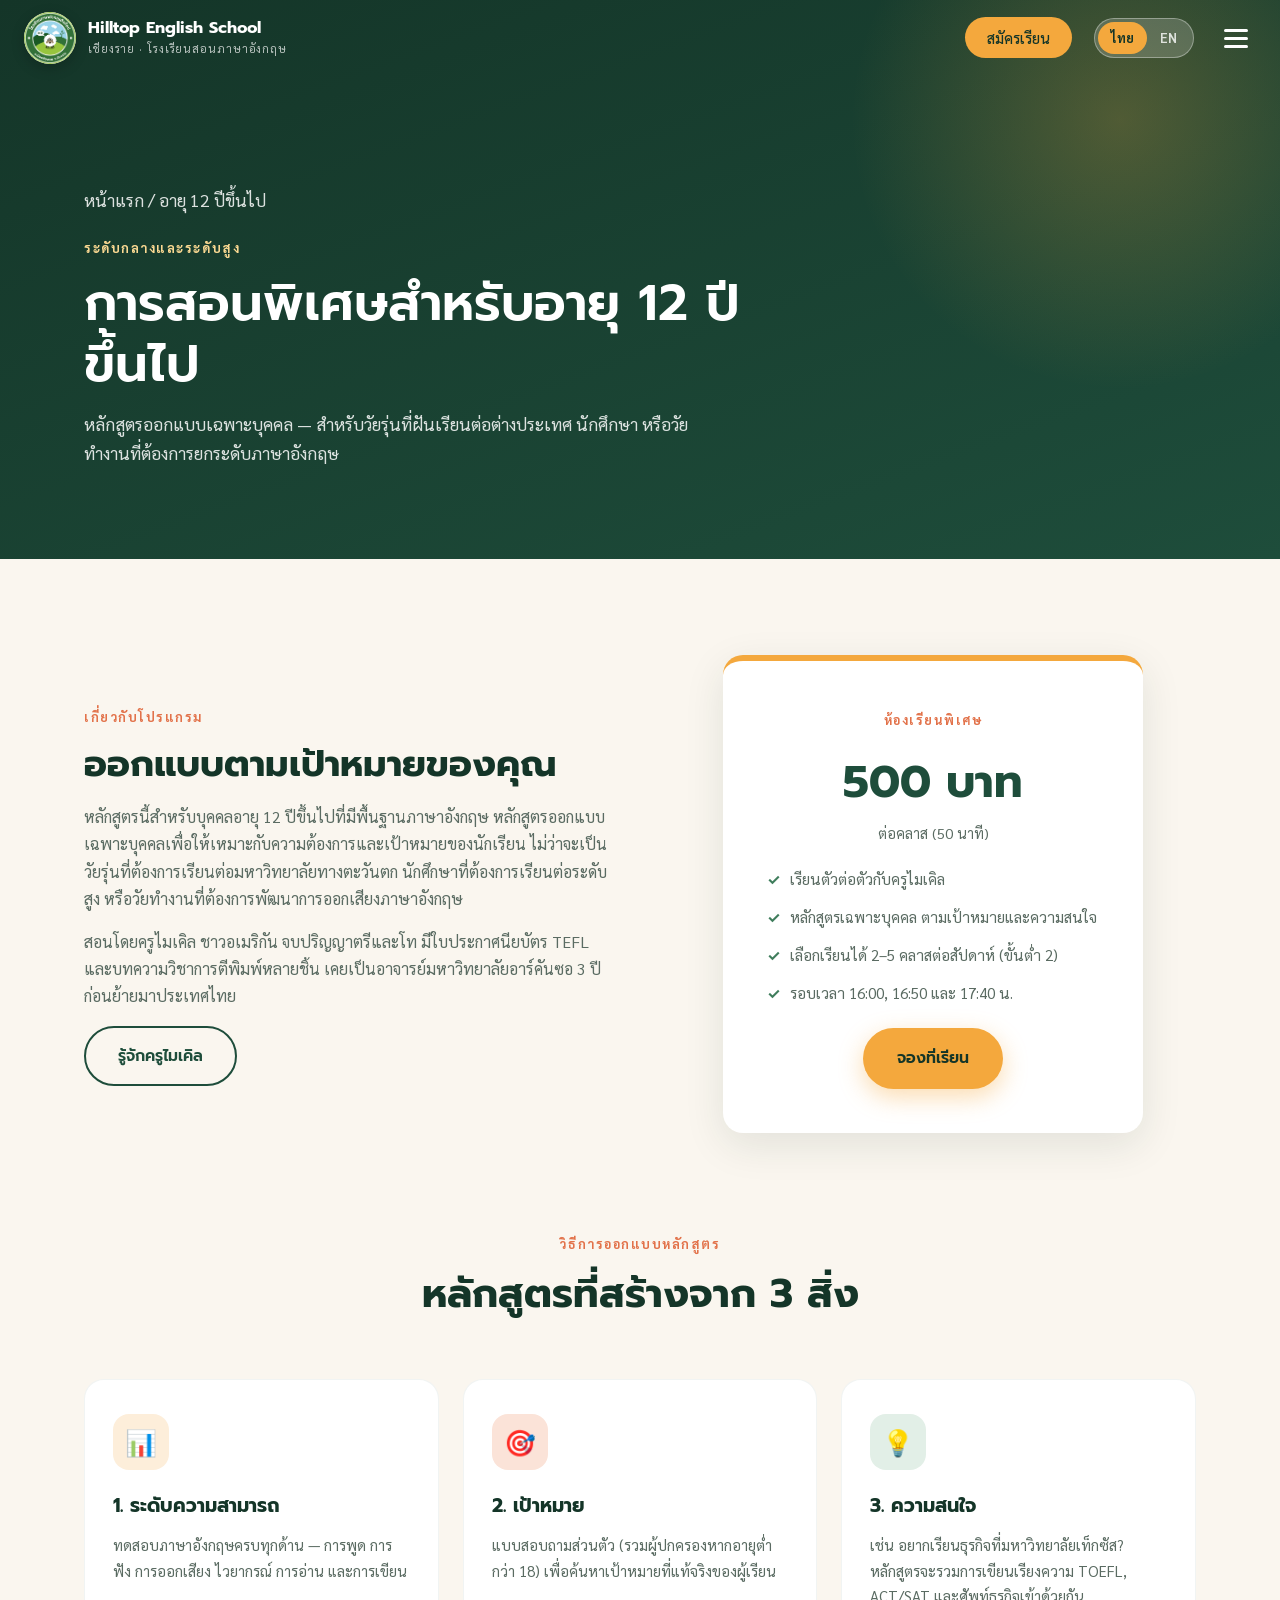
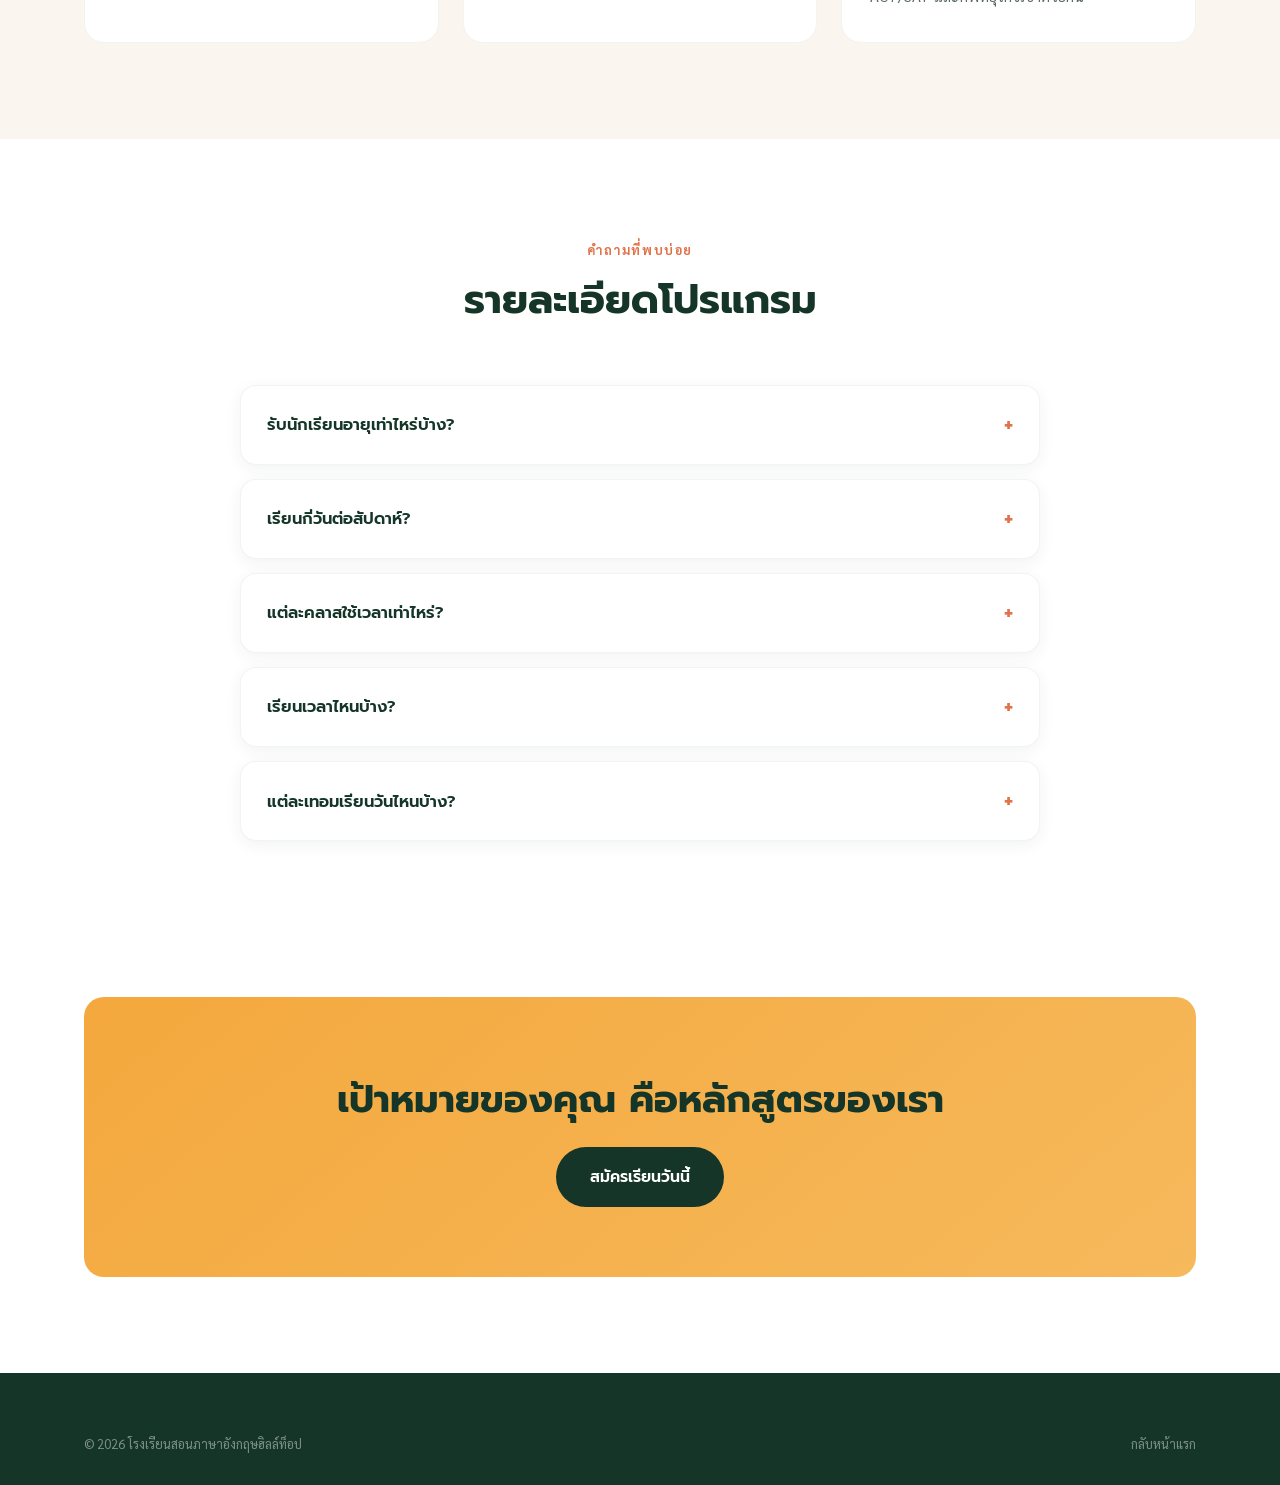
<file: age12.html>
<!DOCTYPE html>
<html lang="th">
<head>
<meta charset="UTF-8">
<meta name="viewport" content="width=device-width, initial-scale=1.0">
<title>อายุ 12 ปีขึ้นไป — Hilltop English School</title>
<link rel="icon" href="assets/img/logo.png">
<link rel="preconnect" href="https://fonts.googleapis.com">
<link rel="preconnect" href="https://fonts.gstatic.com" crossorigin>
<link href="https://fonts.googleapis.com/css2?family=Inter:wght@400;500;600;700&family=Prompt:wght@400;500;600;700&family=Sarabun:wght@400;500;600&display=swap" rel="stylesheet">
<link rel="stylesheet" href="assets/site.css">
</head>
<body>

<nav id="nav">
  <div class="nav-inner">
    <a class="logo" href="index.html">
      <div class="logo-mark"><img src="assets/img/logo.png" alt="Hilltop English School logo"></div>
      <div class="logo-text"><b>Hilltop English School</b><span data-th="เชียงราย · โรงเรียนสอนภาษาอังกฤษ" data-en="Chiang Rai · English School">เชียงราย · โรงเรียนสอนภาษาอังกฤษ</span></div>
    </a>
    <ul class="nav-links">
      <li class="pg"><a href="about.html" data-th="เกี่ยวกับเรา" data-en="About Us">เกี่ยวกับเรา</a></li>
      <li class="pg has-drop"><a href="staff.html" data-th="ครูของเรา" data-en="Our Teachers">ครูของเรา</a><ul class="nav-drop"><li><a href="staff.html" data-th="ครูของเรา" data-en="Our Teachers">ครูของเรา</a></li><li><a href="parents.html" data-th="สำหรับผู้ปกครอง" data-en="Parents">สำหรับผู้ปกครอง</a></li></ul></li>
      <li class="pg"><a href="classes.html" data-th="คลาสเรียน" data-en="Classes">คลาสเรียน</a></li>
      <li class="pg"><a href="age12.html" class="active" data-th="อายุ 12+" data-en="Age 12+">อายุ 12+</a></li>
      <li class="pg"><a href="reviews.html" data-th="รีวิว" data-en="Reviews">รีวิว</a></li>
      <li class="pg"><a href="contact.html" data-th="ติดต่อเรา" data-en="Contact">ติดต่อเรา</a></li>
      <li><a class="nav-cta" href="register.html" data-th="สมัครเรียน" data-en="Enroll Now">สมัครเรียน</a></li>
      <li><div class="lang-toggle" id="langToggle"><span data-lang="th" class="on">ไทย</span><span data-lang="en">EN</span></div></li>
    </ul>
  </div>
</nav>

<header class="page-hero">
  <div class="wrap">
    <p class="crumb"><a href="index.html" data-th="หน้าแรก" data-en="Home">หน้าแรก</a> / <span data-th="อายุ 12 ปีขึ้นไป" data-en="Age 12+">อายุ 12 ปีขึ้นไป</span></p>
    <span class="eyebrow" data-th="ระดับกลางและระดับสูง" data-en="Intermediate &amp; Advanced">ระดับกลางและระดับสูง</span>
    <h1 data-th="การสอนพิเศษสำหรับอายุ 12 ปีขึ้นไป" data-en="Intermediate &amp; Advanced Tutoring for Ages 12+">การสอนพิเศษสำหรับอายุ 12 ปีขึ้นไป</h1>
    <p data-th="หลักสูตรออกแบบเฉพาะบุคคล — สำหรับวัยรุ่นที่ฝันเรียนต่อต่างประเทศ นักศึกษา หรือวัยทำงานที่ต้องการยกระดับภาษาอังกฤษ"
       data-en="A highly personalized curriculum — for teens dreaming of studying abroad, university students, or professionals perfecting their English.">หลักสูตรออกแบบเฉพาะบุคคล — สำหรับวัยรุ่นที่ฝันเรียนต่อต่างประเทศ นักศึกษา หรือวัยทำงานที่ต้องการยกระดับภาษาอังกฤษ</p>
  </div>
</header>

<section>
  <div class="wrap split">
    <div class="rv">
      <span class="eyebrow" data-th="เกี่ยวกับโปรแกรม" data-en="About the Program">เกี่ยวกับโปรแกรม</span>
      <h2 data-th="ออกแบบตามเป้าหมายของคุณ" data-en="Designed around your goals">ออกแบบตามเป้าหมายของคุณ</h2>
      <p data-th="หลักสูตรนี้สำหรับบุคคลอายุ 12 ปีขึ้นไปที่มีพื้นฐานภาษาอังกฤษ หลักสูตรออกแบบเฉพาะบุคคลเพื่อให้เหมาะกับความต้องการและเป้าหมายของนักเรียน ไม่ว่าจะเป็นวัยรุ่นที่ต้องการเรียนต่อมหาวิทยาลัยทางตะวันตก นักศึกษาที่ต้องการเรียนต่อระดับสูง หรือวัยทำงานที่ต้องการพัฒนาการออกเสียงภาษาอังกฤษ"
         data-en="This program is open to all over the age of 12 who display at least above a basic level of English. Curriculum is highly personalized to fit each student's needs and goals — whether you're a teen who desires to attend college in the West, a college student headed to graduate school, or a businessperson perfecting your English pronunciation.">หลักสูตรนี้สำหรับบุคคลอายุ 12 ปีขึ้นไปที่มีพื้นฐานภาษาอังกฤษ หลักสูตรออกแบบเฉพาะบุคคลเพื่อให้เหมาะกับความต้องการและเป้าหมายของนักเรียน ไม่ว่าจะเป็นวัยรุ่นที่ต้องการเรียนต่อมหาวิทยาลัยทางตะวันตก นักศึกษาที่ต้องการเรียนต่อระดับสูง หรือวัยทำงานที่ต้องการพัฒนาการออกเสียงภาษาอังกฤษ</p>
      <p data-th="สอนโดยครูไมเคิล ชาวอเมริกัน จบปริญญาตรีและโท มีใบประกาศนียบัตร TEFL และบทความวิชาการตีพิมพ์หลายชิ้น เคยเป็นอาจารย์มหาวิทยาลัยอาร์คันซอ 3 ปี ก่อนย้ายมาประเทศไทย"
         data-en="Taught by Teacher Michael, an American with Bachelor's and Master's degrees, TEFL certification and multiple academic publications, who taught at the University of Arkansas for three years before moving to Thailand.">สอนโดยครูไมเคิล ชาวอเมริกัน จบปริญญาตรีและโท มีใบประกาศนียบัตร TEFL และบทความวิชาการตีพิมพ์หลายชิ้น เคยเป็นอาจารย์มหาวิทยาลัยอาร์คันซอ 3 ปี ก่อนย้ายมาประเทศไทย</p>
      <a class="btn btn-outline" href="staff.html" data-th="รู้จักครูไมเคิล" data-en="Meet Teacher Michael">รู้จักครูไมเคิล</a>
    </div>
    <div class="rv">
      <div class="price-card">
        <span class="eyebrow" data-th="ห้องเรียนพิเศษ" data-en="Private Tutoring">ห้องเรียนพิเศษ</span>
        <div class="amount" data-th="500 บาท" data-en="500 Baht">500 บาท</div>
        <div class="per" data-th="ต่อคลาส (50 นาที)" data-en="per class (50 minutes)">ต่อคลาส (50 นาที)</div>
        <ul>
          <li data-th="เรียนตัวต่อตัวกับครูไมเคิล" data-en="1-on-1 with Teacher Michael">เรียนตัวต่อตัวกับครูไมเคิล</li>
          <li data-th="หลักสูตรเฉพาะบุคคล ตามเป้าหมายและความสนใจ" data-en="Personalized curriculum built on your goals &amp; interests">หลักสูตรเฉพาะบุคคล ตามเป้าหมายและความสนใจ</li>
          <li data-th="เลือกเรียนได้ 2–5 คลาสต่อสัปดาห์ (ขั้นต่ำ 2)" data-en="Choose 2–5 classes per week (minimum 2)">เลือกเรียนได้ 2–5 คลาสต่อสัปดาห์ (ขั้นต่ำ 2)</li>
          <li data-th="รอบเวลา 16:00, 16:50 และ 17:40 น." data-en="Time slots at 4:00, 4:50 and 5:40 PM">รอบเวลา 16:00, 16:50 และ 17:40 น.</li>
        </ul>
        <a class="btn btn-primary" href="register.html" data-th="จองที่เรียน" data-en="Reserve a Spot">จองที่เรียน</a>
      </div>
    </div>
  </div>
</section>

<section class="programs" style="padding-top:0">
  <div class="wrap">
    <div class="sec-head rv">
      <span class="eyebrow" data-th="วิธีการออกแบบหลักสูตร" data-en="How It Works">วิธีการออกแบบหลักสูตร</span>
      <h2 data-th="หลักสูตรที่สร้างจาก 3 สิ่ง" data-en="A curriculum built on three things">หลักสูตรที่สร้างจาก 3 สิ่ง</h2>
    </div>
    <div class="cards" style="grid-template-columns:repeat(3,1fr)">
      <div class="card rv"><div class="icon i-1">📊</div><h3 data-th="1. ระดับความสามารถ" data-en="1. Proficiency">1. ระดับความสามารถ</h3><p data-th="ทดสอบภาษาอังกฤษครบทุกด้าน — การพูด การฟัง การออกเสียง ไวยากรณ์ การอ่าน และการเขียน" data-en="A comprehensive exam covering speaking, listening, pronunciation, grammar, reading and writing.">ทดสอบภาษาอังกฤษครบทุกด้าน — การพูด การฟัง การออกเสียง ไวยากรณ์ การอ่าน และการเขียน</p></div>
      <div class="card rv"><div class="icon i-2">🎯</div><h3 data-th="2. เป้าหมาย" data-en="2. Goals">2. เป้าหมาย</h3><p data-th="แบบสอบถามส่วนตัว (รวมผู้ปกครองหากอายุต่ำกว่า 18) เพื่อค้นหาเป้าหมายที่แท้จริงของผู้เรียน" data-en="A personal questionnaire (with parents, if under 18) to discover what the student truly wants to achieve.">แบบสอบถามส่วนตัว (รวมผู้ปกครองหากอายุต่ำกว่า 18) เพื่อค้นหาเป้าหมายที่แท้จริงของผู้เรียน</p></div>
      <div class="card rv"><div class="icon i-3">💡</div><h3 data-th="3. ความสนใจ" data-en="3. Interests">3. ความสนใจ</h3><p data-th="เช่น อยากเรียนธุรกิจที่มหาวิทยาลัยเท็กซัส? หลักสูตรจะรวมการเขียนเรียงความ TOEFL, ACT/SAT และศัพท์ธุรกิจเข้าด้วยกัน" data-en="Example: dream of studying business at a Texas university? Your plan blends essay writing, TOEFL, ACT/SAT prep and business vocabulary.">เช่น อยากเรียนธุรกิจที่มหาวิทยาลัยเท็กซัส? หลักสูตรจะรวมการเขียนเรียงความ TOEFL, ACT/SAT และศัพท์ธุรกิจเข้าด้วยกัน</p></div>
    </div>
  </div>
</section>

<section style="background:var(--paper)">
  <div class="wrap">
    <div class="sec-head rv">
      <span class="eyebrow" data-th="คำถามที่พบบ่อย" data-en="FAQ">คำถามที่พบบ่อย</span>
      <h2 data-th="รายละเอียดโปรแกรม" data-en="Program details">รายละเอียดโปรแกรม</h2>
    </div>
    <div class="faq rv">
      <details><summary data-th="รับนักเรียนอายุเท่าไหร่บ้าง?" data-en="What is the age range?">รับนักเรียนอายุเท่าไหร่บ้าง?</summary><div class="ans" data-th="ใครก็ตามที่อายุ 12 ปีขึ้นไป" data-en="Anyone 12 and up.">ใครก็ตามที่อายุ 12 ปีขึ้นไป</div></details>
      <details><summary data-th="เรียนกี่วันต่อสัปดาห์?" data-en="How many days per week?">เรียนกี่วันต่อสัปดาห์?</summary><div class="ans" data-th="เลือกเรียนได้ตั้งแต่ 2–5 คลาสต่อสัปดาห์" data-en="Students may choose anywhere from 2–5 classes per week.">เลือกเรียนได้ตั้งแต่ 2–5 คลาสต่อสัปดาห์</div></details>
      <details><summary data-th="แต่ละคลาสใช้เวลาเท่าไหร่?" data-en="How long is each class?">แต่ละคลาสใช้เวลาเท่าไหร่?</summary><div class="ans" data-th="แต่ละคลาสใช้เวลา 50 นาที" data-en="Each session lasts 50 minutes.">แต่ละคลาสใช้เวลา 50 นาที</div></details>
      <details><summary data-th="เรียนเวลาไหนบ้าง?" data-en="What times are available?">เรียนเวลาไหนบ้าง?</summary><div class="ans" data-th="รอบ 16:00–16:50 น., 16:50–17:40 น. และ 17:40–18:30 น. ตามตารางเรียนที่ว่าง" data-en="Blocks at 4:00–4:50, 4:50–5:40 and 5:40–6:30 PM, subject to availability.">รอบ 16:00–16:50 น., 16:50–17:40 น. และ 17:40–18:30 น. ตามตารางเรียนที่ว่าง</div></details>
      <details><summary data-th="แต่ละเทอมเรียนวันไหนบ้าง?" data-en="What are the semester dates?">แต่ละเทอมเรียนวันไหนบ้าง?</summary><div class="ans" data-th="สองเทอมตามตารางเรียนปกติ: เทอม 1 (4 มิถุนายน – 30 กันยายน) และเทอม 2 (1 พฤศจิกายน – 28 กุมภาพันธ์) มีหยุดตามเทศกาลสำคัญ" data-en="Two semesters with breaks for major holidays: June 4 – September 30, and November 1 – February 28.">สองเทอมตามตารางเรียนปกติ: เทอม 1 (4 มิถุนายน – 30 กันยายน) และเทอม 2 (1 พฤศจิกายน – 28 กุมภาพันธ์) มีหยุดตามเทศกาลสำคัญ</div></details>
    </div>
  </div>
</section>

<div class="cta-section" style="padding-top:60px;background:var(--paper)">
  <div class="wrap">
    <div class="cta rv">
      <h2 data-th="เป้าหมายของคุณ คือหลักสูตรของเรา" data-en="Your goals become the curriculum">เป้าหมายของคุณ คือหลักสูตรของเรา</h2>
      <a class="btn" href="register.html" data-th="สมัครเรียนวันนี้" data-en="Register Today">สมัครเรียนวันนี้</a>
    </div>
  </div>
</div>

<footer>
  <div class="wrap">
    <div class="foot-bottom" style="border:0;padding-top:0">
      <span data-th="© 2026 โรงเรียนสอนภาษาอังกฤษฮิลล์ท็อป" data-en="© 2026 Hilltop English School">© 2026 โรงเรียนสอนภาษาอังกฤษฮิลล์ท็อป</span>
      <span><a href="index.html" data-th="กลับหน้าแรก" data-en="Back to Home">กลับหน้าแรก</a></span>
    </div>
  </div>
</footer>

<script src="assets/site.js"></script>
</body>
</html>
</file>
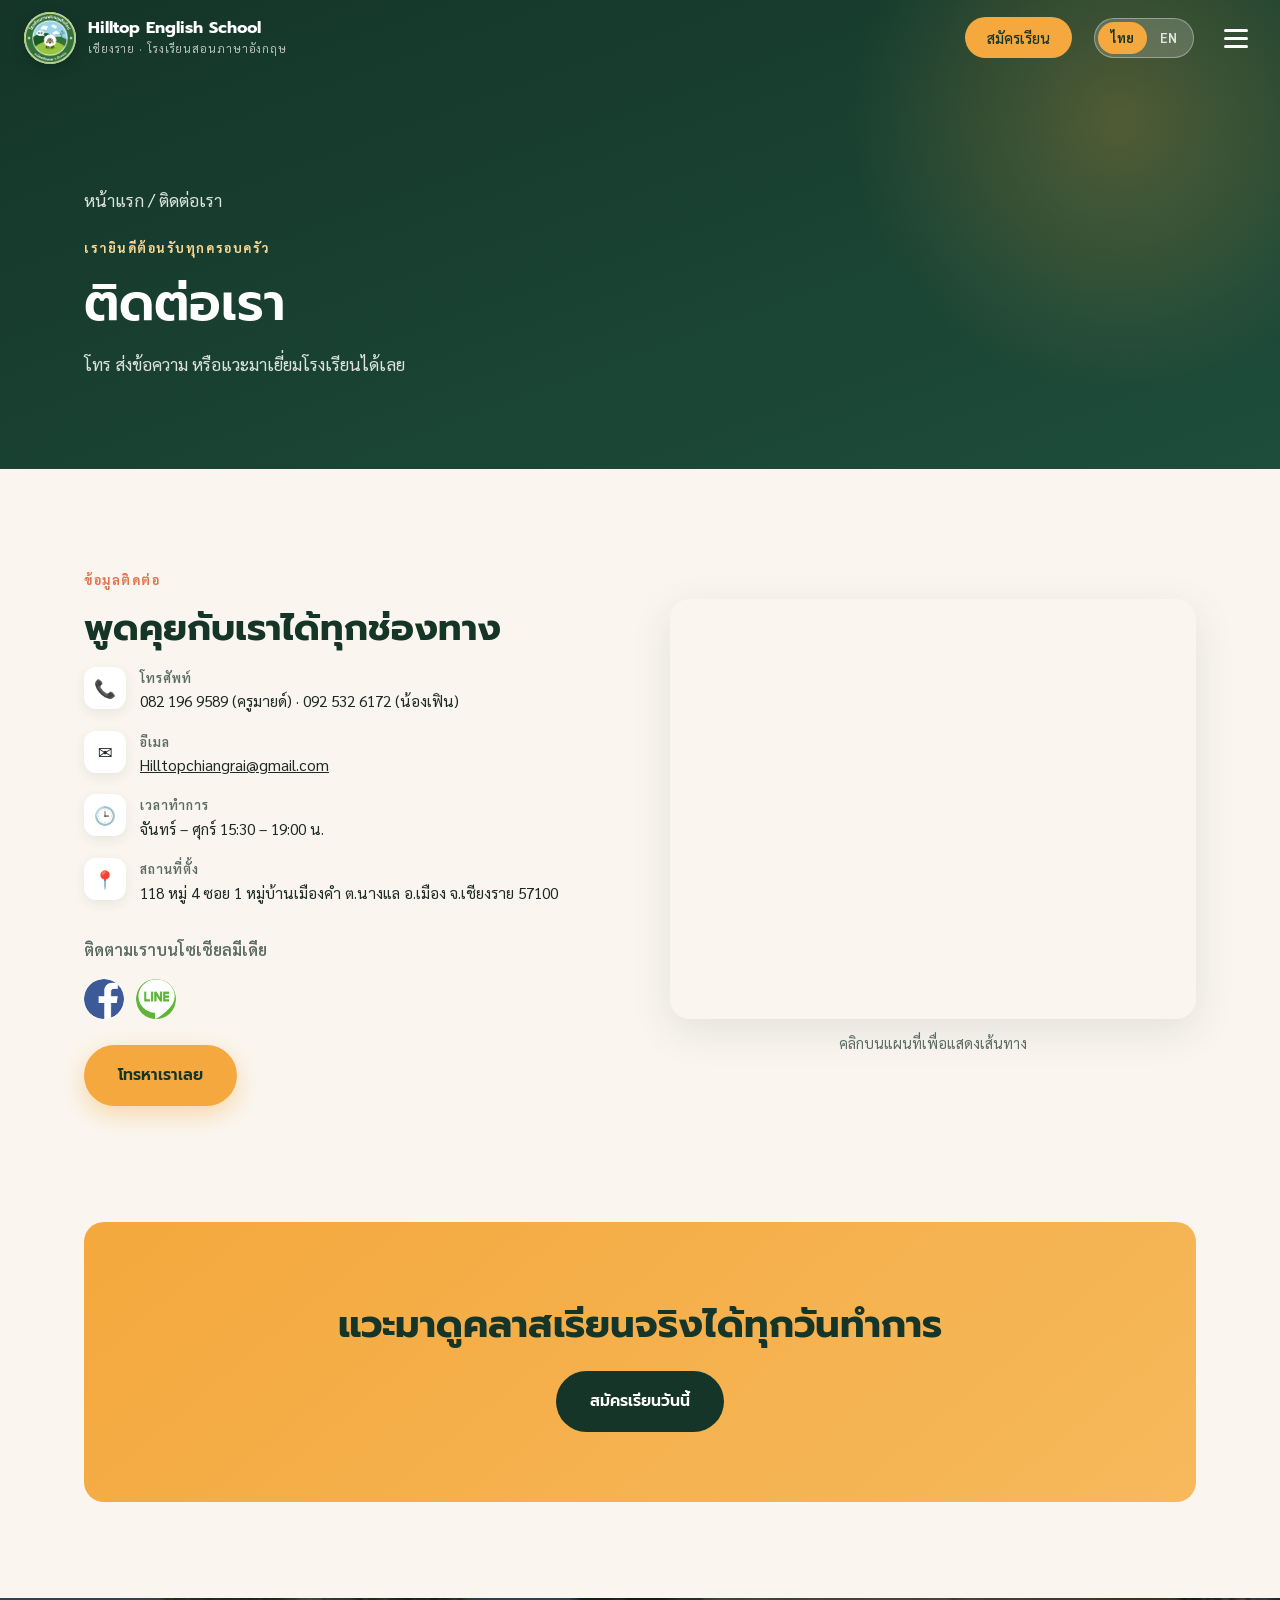
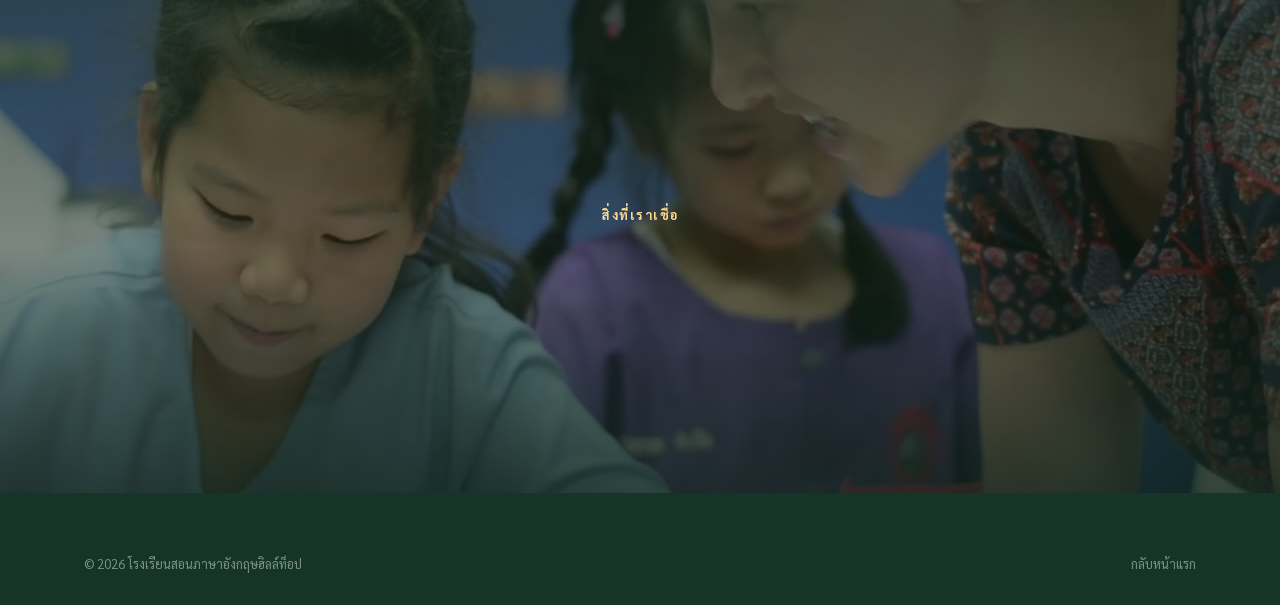
<file: contact.html>
<!DOCTYPE html>
<html lang="th">
<head>
<meta charset="UTF-8">
<meta name="viewport" content="width=device-width, initial-scale=1.0">
<title>ติดต่อเรา — Hilltop English School</title>
<link rel="icon" href="assets/img/logo.png">
<link rel="preconnect" href="https://fonts.googleapis.com">
<link rel="preconnect" href="https://fonts.gstatic.com" crossorigin>
<link href="https://fonts.googleapis.com/css2?family=Inter:wght@400;500;600;700&family=Prompt:wght@400;500;600;700&family=Sarabun:wght@400;500;600&display=swap" rel="stylesheet">
<link rel="stylesheet" href="assets/site.css">
</head>
<body>

<nav id="nav">
  <div class="nav-inner">
    <a class="logo" href="index.html">
      <div class="logo-mark"><img src="assets/img/logo.png" alt="Hilltop English School logo"></div>
      <div class="logo-text"><b>Hilltop English School</b><span data-th="เชียงราย · โรงเรียนสอนภาษาอังกฤษ" data-en="Chiang Rai · English School">เชียงราย · โรงเรียนสอนภาษาอังกฤษ</span></div>
    </a>
    <ul class="nav-links">
      <li class="pg"><a href="about.html" data-th="เกี่ยวกับเรา" data-en="About Us">เกี่ยวกับเรา</a></li>
      <li class="pg has-drop"><a href="staff.html" data-th="ครูของเรา" data-en="Our Teachers">ครูของเรา</a><ul class="nav-drop"><li><a href="staff.html" data-th="ครูของเรา" data-en="Our Teachers">ครูของเรา</a></li><li><a href="parents.html" data-th="สำหรับผู้ปกครอง" data-en="Parents">สำหรับผู้ปกครอง</a></li></ul></li>
      <li class="pg"><a href="classes.html" data-th="คลาสเรียน" data-en="Classes">คลาสเรียน</a></li>
      <li class="pg"><a href="age12.html" data-th="อายุ 12+" data-en="Age 12+">อายุ 12+</a></li>
      <li class="pg"><a href="reviews.html" data-th="รีวิว" data-en="Reviews">รีวิว</a></li>
      <li class="pg"><a href="contact.html" class="active" data-th="ติดต่อเรา" data-en="Contact">ติดต่อเรา</a></li>
      <li><a class="nav-cta" href="register.html" data-th="สมัครเรียน" data-en="Enroll Now">สมัครเรียน</a></li>
      <li><div class="lang-toggle" id="langToggle"><span data-lang="th" class="on">ไทย</span><span data-lang="en">EN</span></div></li>
    </ul>
  </div>
</nav>

<header class="page-hero">
  <div class="wrap">
    <p class="crumb"><a href="index.html" data-th="หน้าแรก" data-en="Home">หน้าแรก</a> / <span data-th="ติดต่อเรา" data-en="Contact">ติดต่อเรา</span></p>
    <span class="eyebrow" data-th="เรายินดีต้อนรับทุกครอบครัว" data-en="Every family is welcome">เรายินดีต้อนรับทุกครอบครัว</span>
    <h1 data-th="ติดต่อเรา" data-en="Contact Us">ติดต่อเรา</h1>
    <p data-th="โทร ส่งข้อความ หรือแวะมาเยี่ยมโรงเรียนได้เลย" data-en="Call, message, or just drop by the school.">โทร ส่งข้อความ หรือแวะมาเยี่ยมโรงเรียนได้เลย</p>
  </div>
</header>

<section>
  <div class="wrap split">
    <div class="rv">
      <span class="eyebrow" data-th="ข้อมูลติดต่อ" data-en="Contact Info">ข้อมูลติดต่อ</span>
      <h2 data-th="พูดคุยกับเราได้ทุกช่องทาง" data-en="Reach us any way you like">พูดคุยกับเราได้ทุกช่องทาง</h2>
      <ul class="info-list">
        <li><div class="ic">📞</div><div><b data-th="โทรศัพท์" data-en="Phone">โทรศัพท์</b><span data-th="082 196 9589 (ครูมายด์) · 092 532 6172 (น้องเฟิน)" data-en="+66 82 196 9589 (Teacher Mind) · +66 92 532 6172 (Fern)">082 196 9589 (ครูมายด์) · 092 532 6172 (น้องเฟิน)</span></div></li>
        <li><div class="ic">✉️</div><div><b data-th="อีเมล" data-en="Email">อีเมล</b><a href="mailto:Hilltopchiangrai@gmail.com">Hilltopchiangrai@gmail.com</a></div></li>
        <li><div class="ic">🕒</div><div><b data-th="เวลาทำการ" data-en="Hours">เวลาทำการ</b><span data-th="จันทร์ – ศุกร์ 15:30 – 19:00 น." data-en="Monday – Friday, 3:30 – 7:00 PM">จันทร์ – ศุกร์ 15:30 – 19:00 น.</span></div></li>
        <li><div class="ic">📍</div><div><b data-th="สถานที่ตั้ง" data-en="Location">สถานที่ตั้ง</b><span data-th="118 หมู่ 4 ซอย 1 หมู่บ้านเมืองคำ ต.นางแล อ.เมือง จ.เชียงราย 57100" data-en="118 M.4 Soi 1, Muangkham Village, T. Nanglae, A. Muang, Chiang Rai 57100">118 หมู่ 4 ซอย 1 หมู่บ้านเมืองคำ ต.นางแล อ.เมือง จ.เชียงราย 57100</span></div></li>
      </ul>
      <p style="color:var(--ink-soft);font-weight:600" data-th="ติดตามเราบนโซเชียลมีเดีย" data-en="Follow us on social media">ติดตามเราบนโซเชียลมีเดีย</p>
      <div class="social-row" style="margin-top:10px;margin-bottom:26px">
        <a href="https://www.facebook.com/share/1ewb9BVQ7J37pK8a/" target="_blank" rel="noopener"><img src="assets/img/facebook.png" alt="Facebook"></a>
        <a href="https://lin.ee/mpPx8sn" target="_blank" rel="noopener"><img src="assets/img/line.png" alt="LINE"></a>
      </div>
      <a class="btn btn-primary" href="tel:+66821969589" data-th="โทรหาเราเลย" data-en="Call Us Now">โทรหาเราเลย</a>
    </div>
    <div class="rv">
      <div class="map-embed">
        <iframe src="https://www.google.com/maps?q=Hilltop%20English%20School%20Nanglae%20Chiang%20Rai&output=embed" title="Map to Hilltop English School" loading="lazy"></iframe>
      </div>
      <p style="text-align:center;color:var(--ink-soft);font-size:.9rem;margin-top:12px" data-th="คลิกบนแผนที่เพื่อแสดงเส้นทาง" data-en="Click the map for directions">คลิกบนแผนที่เพื่อแสดงเส้นทาง</p>
    </div>
  </div>
</section>

<div class="cta-section" style="padding-top:20px">
  <div class="wrap">
    <div class="cta rv">
      <h2 data-th="แวะมาดูคลาสเรียนจริงได้ทุกวันทำการ" data-en="Visit a real class any school day">แวะมาดูคลาสเรียนจริงได้ทุกวันทำการ</h2>
      <a class="btn" href="register.html" data-th="สมัครเรียนวันนี้" data-en="Register Today">สมัครเรียนวันนี้</a>
    </div>
  </div>
</div>

<section class="motto" id="motto">
  <video class="cine-bg" autoplay muted loop playsinline preload="metadata" poster="assets/video/classes-bg.jpg"><source src="assets/video/classes-bg.mp4" type="video/mp4"></video>
  <div class="cine-shade motto-shade"></div>
  <div class="wrap motto-inner">
    <span class="eyebrow" data-th="สิ่งที่เราเชื่อ" data-en="What we believe">สิ่งที่เราเชื่อ</span>
    <div class="motto-stage"><p class="motto-line" id="mottoLine"></p></div>
  </div>
</section>

<footer>
  <div class="wrap">
    <div class="foot-bottom" style="border:0;padding-top:0">
      <span data-th="© 2026 โรงเรียนสอนภาษาอังกฤษฮิลล์ท็อป" data-en="© 2026 Hilltop English School">© 2026 โรงเรียนสอนภาษาอังกฤษฮิลล์ท็อป</span>
      <span><a href="index.html" data-th="กลับหน้าแรก" data-en="Back to Home">กลับหน้าแรก</a></span>
    </div>
  </div>
</footer>

<script src="assets/site.js"></script>
</body>
</html>
</file>
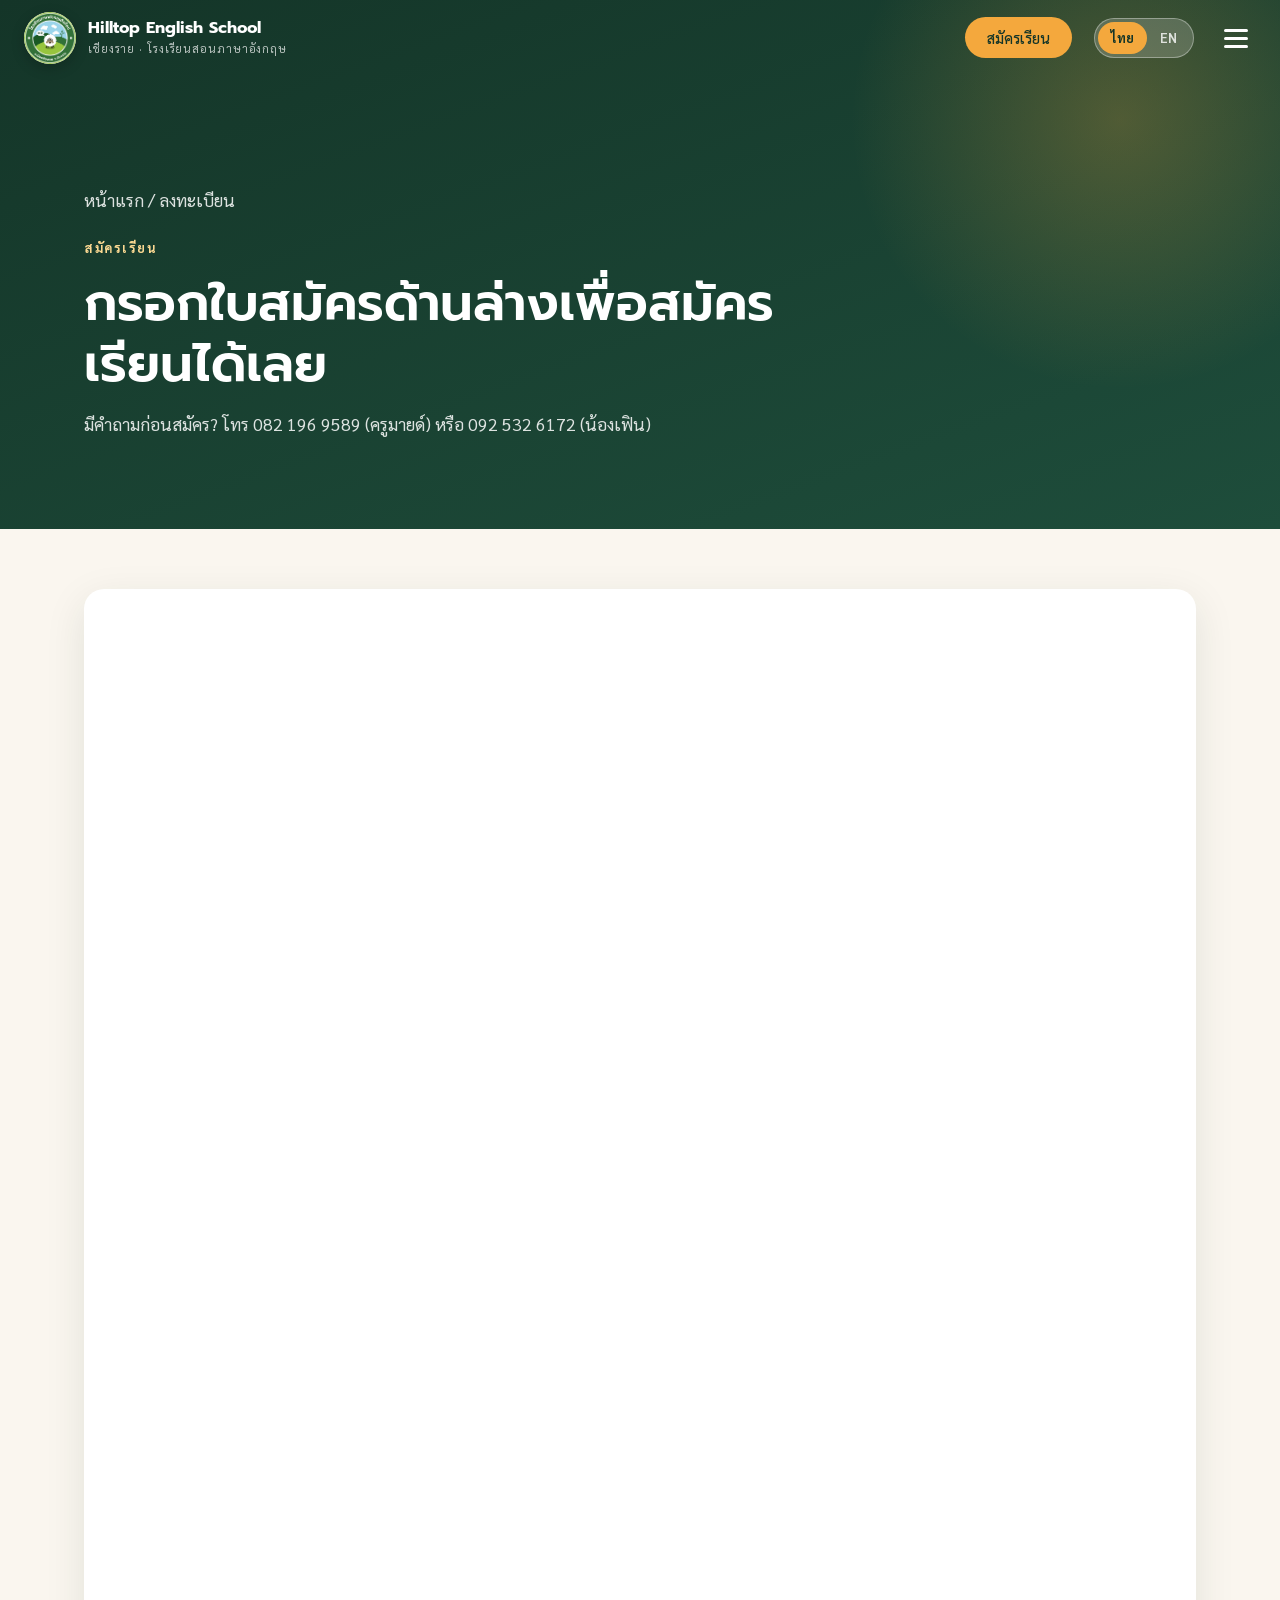
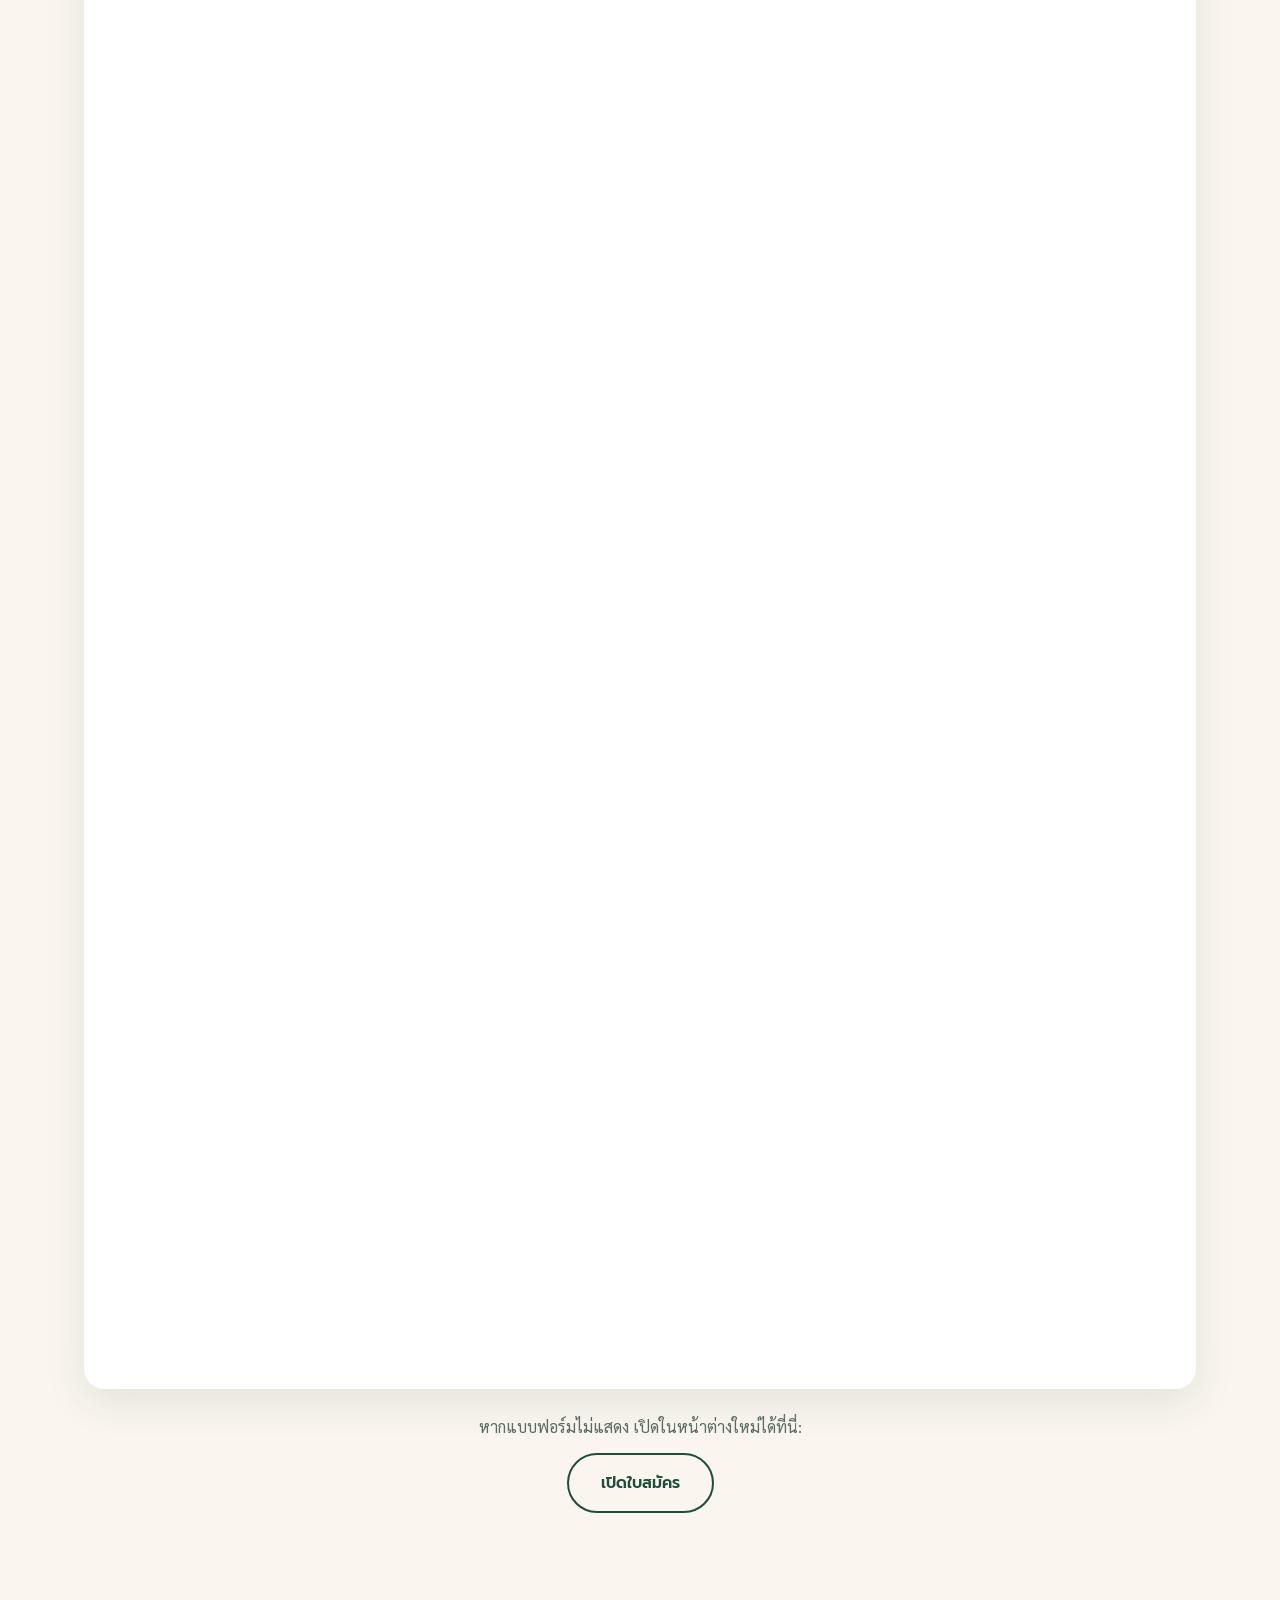
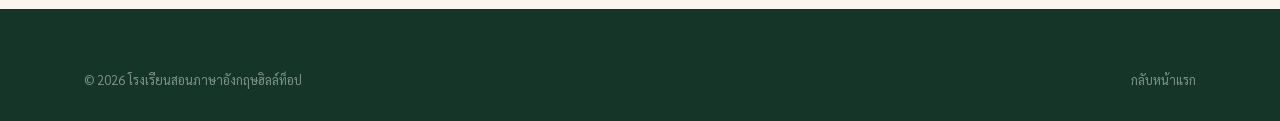
<file: register.html>
<!DOCTYPE html>
<html lang="th">
<head>
<meta charset="UTF-8">
<meta name="viewport" content="width=device-width, initial-scale=1.0">
<title>ลงทะเบียน — Hilltop English School</title>
<link rel="icon" href="assets/img/logo.png">
<link rel="preconnect" href="https://fonts.googleapis.com">
<link rel="preconnect" href="https://fonts.gstatic.com" crossorigin>
<link href="https://fonts.googleapis.com/css2?family=Inter:wght@400;500;600;700&family=Prompt:wght@400;500;600;700&family=Sarabun:wght@400;500;600&display=swap" rel="stylesheet">
<link rel="stylesheet" href="assets/site.css">
</head>
<body>

<nav id="nav">
  <div class="nav-inner">
    <a class="logo" href="index.html">
      <div class="logo-mark"><img src="assets/img/logo.png" alt="Hilltop English School logo"></div>
      <div class="logo-text"><b>Hilltop English School</b><span data-th="เชียงราย · โรงเรียนสอนภาษาอังกฤษ" data-en="Chiang Rai · English School">เชียงราย · โรงเรียนสอนภาษาอังกฤษ</span></div>
    </a>
    <ul class="nav-links">
      <li class="pg"><a href="about.html" data-th="เกี่ยวกับเรา" data-en="About Us">เกี่ยวกับเรา</a></li>
      <li class="pg has-drop"><a href="staff.html" data-th="ครูของเรา" data-en="Our Teachers">ครูของเรา</a><ul class="nav-drop"><li><a href="staff.html" data-th="ครูของเรา" data-en="Our Teachers">ครูของเรา</a></li><li><a href="parents.html" data-th="สำหรับผู้ปกครอง" data-en="Parents">สำหรับผู้ปกครอง</a></li></ul></li>
      <li class="pg"><a href="classes.html" data-th="คลาสเรียน" data-en="Classes">คลาสเรียน</a></li>
      <li class="pg"><a href="age12.html" data-th="อายุ 12+" data-en="Age 12+">อายุ 12+</a></li>
      <li class="pg"><a href="reviews.html" data-th="รีวิว" data-en="Reviews">รีวิว</a></li>
      <li class="pg"><a href="contact.html" data-th="ติดต่อเรา" data-en="Contact">ติดต่อเรา</a></li>
      <li><a class="nav-cta" href="register.html" data-th="สมัครเรียน" data-en="Enroll Now">สมัครเรียน</a></li>
      <li><div class="lang-toggle" id="langToggle"><span data-lang="th" class="on">ไทย</span><span data-lang="en">EN</span></div></li>
    </ul>
  </div>
</nav>

<header class="page-hero">
  <div class="wrap">
    <p class="crumb"><a href="index.html" data-th="หน้าแรก" data-en="Home">หน้าแรก</a> / <span data-th="ลงทะเบียน" data-en="Registration">ลงทะเบียน</span></p>
    <span class="eyebrow" data-th="สมัครเรียน" data-en="Enroll">สมัครเรียน</span>
    <h1 data-th="กรอกใบสมัครด้านล่างเพื่อสมัครเรียนได้เลย" data-en="Fill out the form below to register">กรอกใบสมัครด้านล่างเพื่อสมัครเรียนได้เลย</h1>
    <p data-th="มีคำถามก่อนสมัคร? โทร 082 196 9589 (ครูมายด์) หรือ 092 532 6172 (น้องเฟิน)" data-en="Questions before registering? Call +66 82 196 9589 (Teacher Mind) or +66 92 532 6172 (Fern).">มีคำถามก่อนสมัคร? โทร 082 196 9589 (ครูมายด์) หรือ 092 532 6172 (น้องเฟิน)</p>
  </div>
</header>

<section style="padding-top:60px">
  <div class="wrap">
    <div class="rv" style="background:var(--paper);border-radius:var(--radius);box-shadow:var(--shadow);overflow:hidden">
      <iframe src="https://docs.google.com/forms/d/e/1FAIpQLScJU4vQjXf3glV4yxQOnYoo9_XPr7C-tgVn4YkN7OUxgZM9vw/viewform?embedded=true" class="gform" scrolling="no" title="Registration form">Loading…</iframe>
    </div>
    <p class="rv" style="text-align:center;margin-top:24px;color:var(--ink-soft)" data-th="หากแบบฟอร์มไม่แสดง เปิดในหน้าต่างใหม่ได้ที่นี่:" data-en="If the form doesn't load, open it in a new window:">หากแบบฟอร์มไม่แสดง เปิดในหน้าต่างใหม่ได้ที่นี่:</p>
    <div class="rv" style="text-align:center;margin-top:12px">
      <a class="btn btn-outline" href="https://docs.google.com/forms/d/e/1FAIpQLScJU4vQjXf3glV4yxQOnYoo9_XPr7C-tgVn4YkN7OUxgZM9vw/viewform" target="_blank" rel="noopener" data-th="เปิดใบสมัคร" data-en="Open Registration Form">เปิดใบสมัคร</a>
    </div>
  </div>
</section>

<footer>
  <div class="wrap">
    <div class="foot-bottom" style="border:0;padding-top:0">
      <span data-th="© 2026 โรงเรียนสอนภาษาอังกฤษฮิลล์ท็อป" data-en="© 2026 Hilltop English School">© 2026 โรงเรียนสอนภาษาอังกฤษฮิลล์ท็อป</span>
      <span><a href="index.html" data-th="กลับหน้าแรก" data-en="Back to Home">กลับหน้าแรก</a></span>
    </div>
  </div>
</footer>

<script src="assets/site.js"></script>
</body>
</html>
</file>
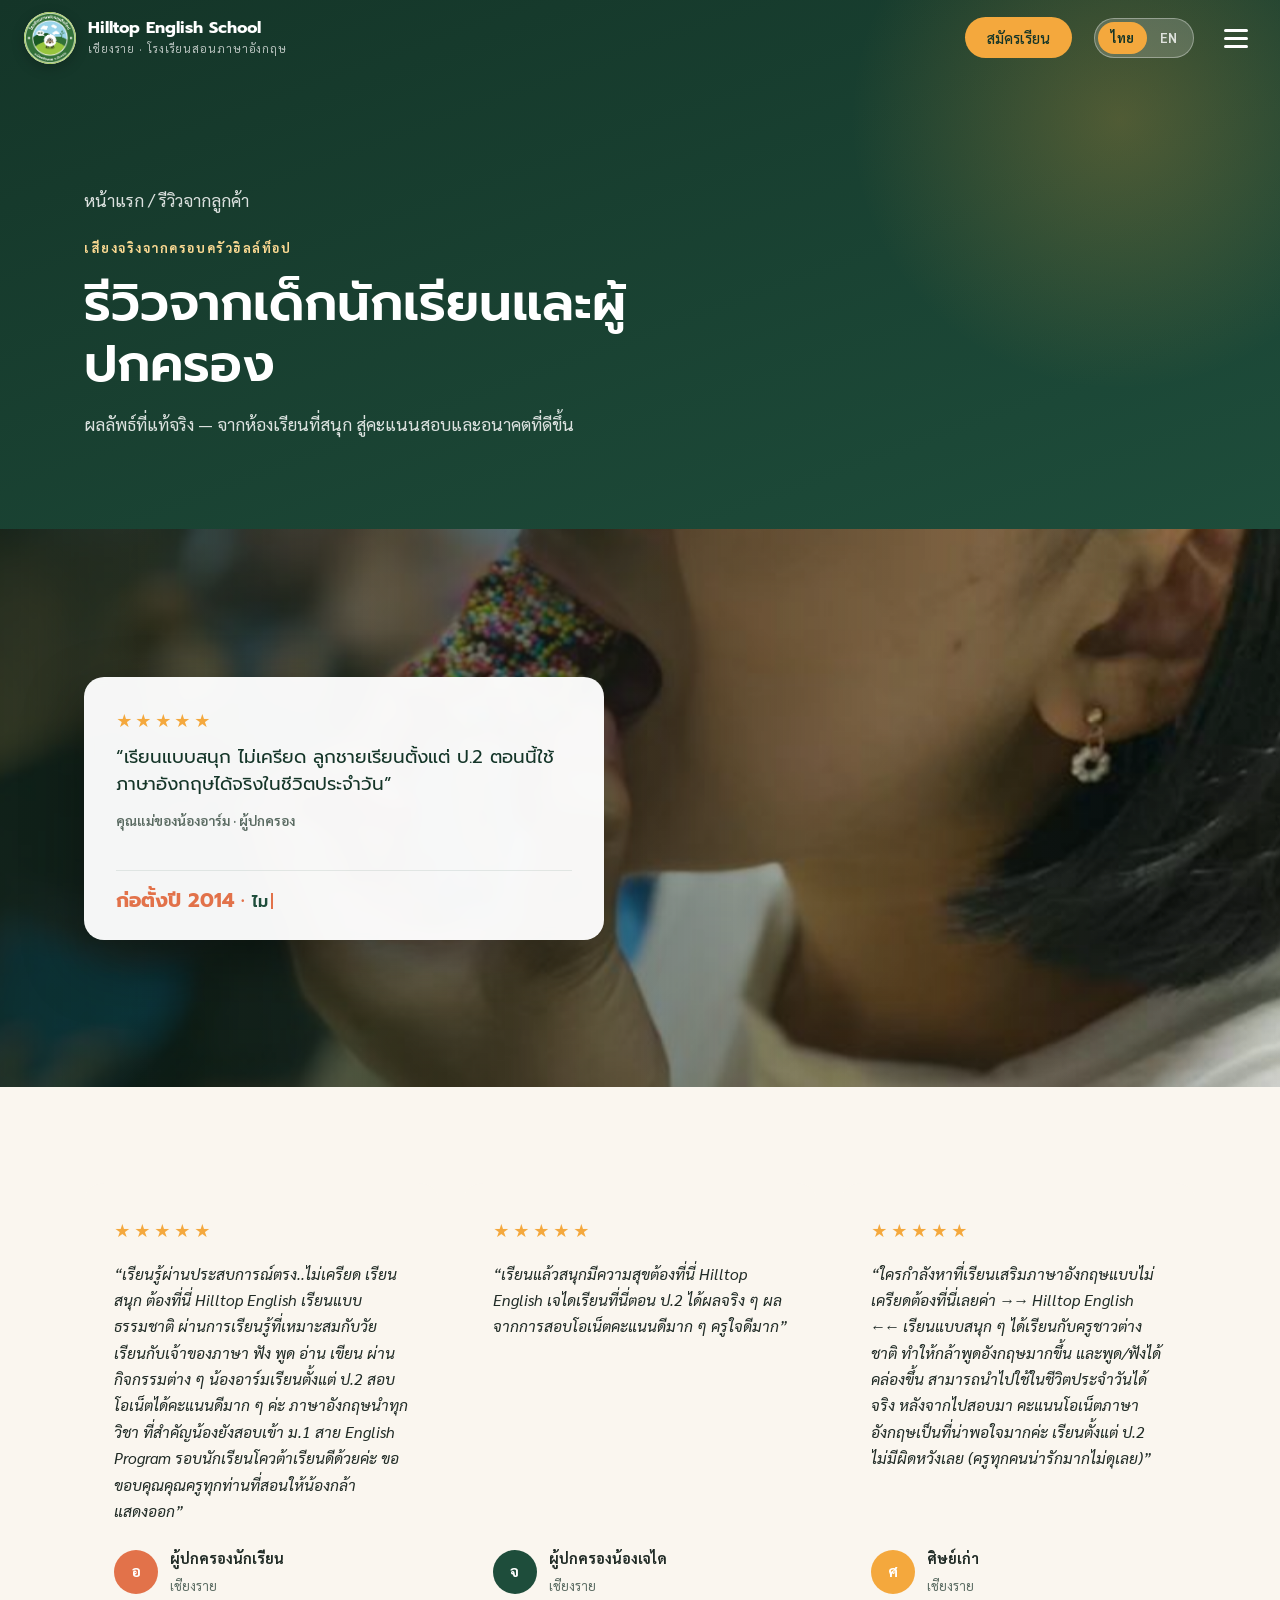
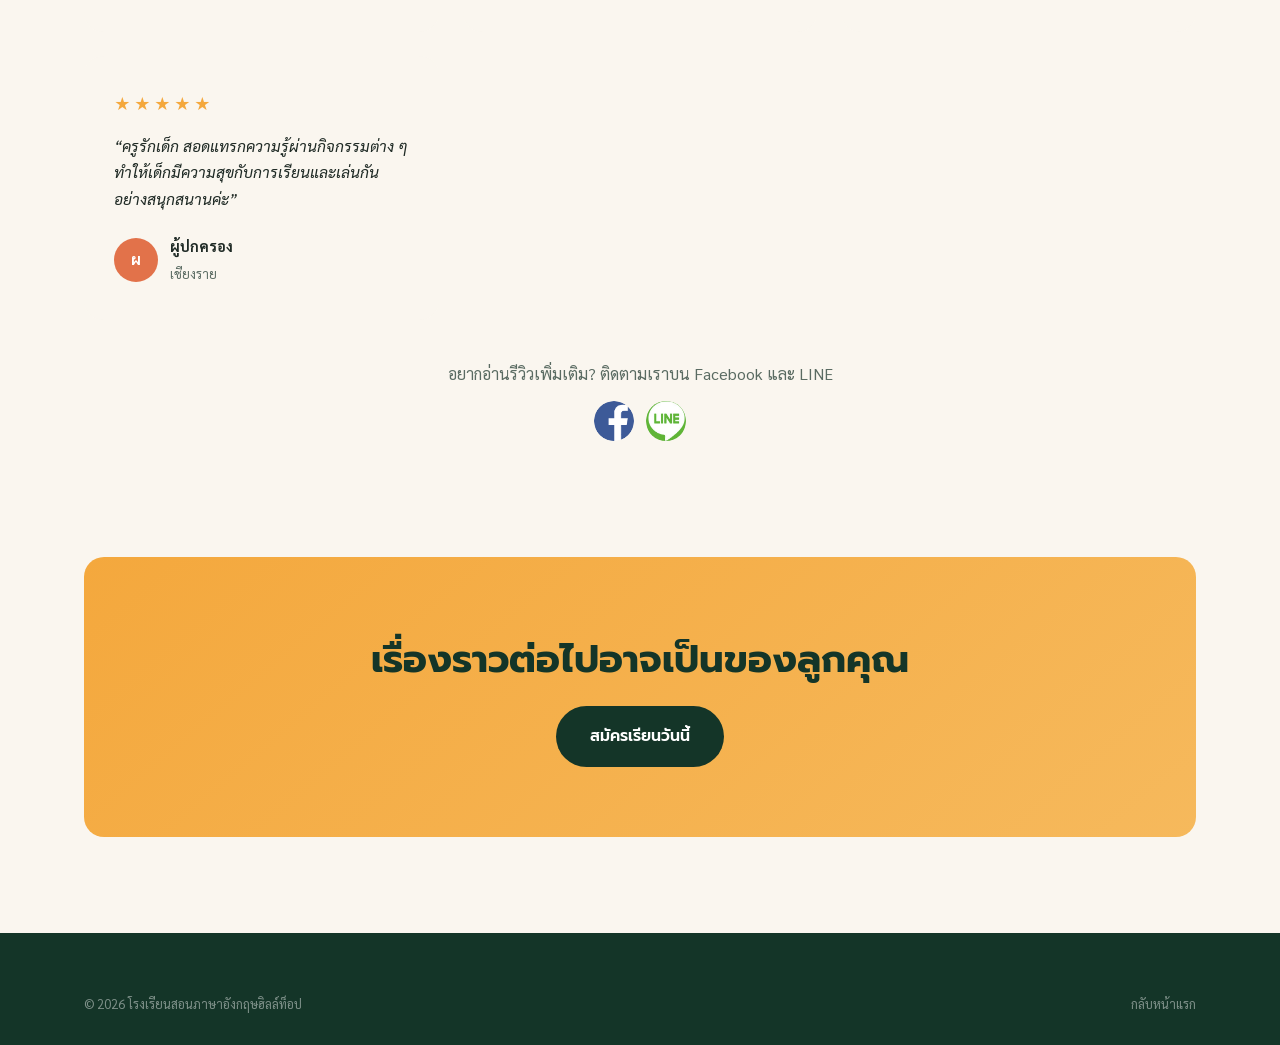
<file: reviews.html>
<!DOCTYPE html>
<html lang="th">
<head>
<meta charset="UTF-8">
<meta name="viewport" content="width=device-width, initial-scale=1.0">
<title>รีวิวจากลูกค้า — Hilltop English School</title>
<link rel="icon" href="assets/img/logo.png">
<link rel="preconnect" href="https://fonts.googleapis.com">
<link rel="preconnect" href="https://fonts.gstatic.com" crossorigin>
<link href="https://fonts.googleapis.com/css2?family=Inter:wght@400;500;600;700&family=Prompt:wght@400;500;600;700&family=Sarabun:wght@400;500;600&display=swap" rel="stylesheet">
<link rel="stylesheet" href="assets/site.css">
</head>
<body>

<nav id="nav">
  <div class="nav-inner">
    <a class="logo" href="index.html">
      <div class="logo-mark"><img src="assets/img/logo.png" alt="Hilltop English School logo"></div>
      <div class="logo-text"><b>Hilltop English School</b><span data-th="เชียงราย · โรงเรียนสอนภาษาอังกฤษ" data-en="Chiang Rai · English School">เชียงราย · โรงเรียนสอนภาษาอังกฤษ</span></div>
    </a>
    <ul class="nav-links">
      <li class="pg"><a href="about.html" data-th="เกี่ยวกับเรา" data-en="About Us">เกี่ยวกับเรา</a></li>
      <li class="pg has-drop"><a href="staff.html" data-th="ครูของเรา" data-en="Our Teachers">ครูของเรา</a><ul class="nav-drop"><li><a href="staff.html" data-th="ครูของเรา" data-en="Our Teachers">ครูของเรา</a></li><li><a href="parents.html" data-th="สำหรับผู้ปกครอง" data-en="Parents">สำหรับผู้ปกครอง</a></li></ul></li>
      <li class="pg"><a href="classes.html" data-th="คลาสเรียน" data-en="Classes">คลาสเรียน</a></li>
      <li class="pg"><a href="age12.html" data-th="อายุ 12+" data-en="Age 12+">อายุ 12+</a></li>
      <li class="pg"><a href="reviews.html" class="active" data-th="รีวิว" data-en="Reviews">รีวิว</a></li>
      <li class="pg"><a href="contact.html" data-th="ติดต่อเรา" data-en="Contact">ติดต่อเรา</a></li>
      <li><a class="nav-cta" href="register.html" data-th="สมัครเรียน" data-en="Enroll Now">สมัครเรียน</a></li>
      <li><div class="lang-toggle" id="langToggle"><span data-lang="th" class="on">ไทย</span><span data-lang="en">EN</span></div></li>
    </ul>
  </div>
</nav>

<header class="page-hero">
  <div class="wrap">
    <p class="crumb"><a href="index.html" data-th="หน้าแรก" data-en="Home">หน้าแรก</a> / <span data-th="รีวิวจากลูกค้า" data-en="Reviews">รีวิวจากลูกค้า</span></p>
    <span class="eyebrow" data-th="เสียงจริงจากครอบครัวฮิลล์ท็อป" data-en="Real Voices from Hilltop Families">เสียงจริงจากครอบครัวฮิลล์ท็อป</span>
    <h1 data-th="รีวิวจากเด็กนักเรียนและผู้ปกครอง" data-en="Reviews from Students &amp; Parents">รีวิวจากเด็กนักเรียนและผู้ปกครอง</h1>
    <p data-th="ผลลัพธ์ที่แท้จริง — จากห้องเรียนที่สนุก สู่คะแนนสอบและอนาคตที่ดีขึ้น" data-en="Real results — from joyful classrooms to better test scores and brighter futures.">ผลลัพธ์ที่แท้จริง — จากห้องเรียนที่สนุก สู่คะแนนสอบและอนาคตที่ดีขึ้น</p>
  </div>
</header>

<section class="kb-band kb-reviews" data-shuffle>
  <div class="kb-slide on" style="background-image:url('assets/img/tile-party.jpg')"></div>
  <div class="kb-slide" style="background-image:url('assets/img/orig_16.jpg')"></div>
  <div class="kb-slide" style="background-image:url('assets/img/orig_19.jpg')"></div>
  <div class="kb-slide" style="background-image:url('assets/img/parents-1.jpg')"></div>
  <div class="kb-slide" style="background-image:url('assets/img/orig_20.jpg')"></div>
  <div class="kb-slide" style="background-image:url('assets/img/future-2.jpg')"></div>
  <div class="kb-slide" style="background-image:url('assets/img/parents-3.jpg')"></div>
  <div class="kb-slide" style="background-image:url('assets/img/orig_10.jpg')"></div>
  <div class="kb-shade kb-shade-left"></div>
  <div class="hilly-wrap hilly-visit hilly-band" data-hilly="reviewsband" data-hilly-manual aria-hidden="true"></div>
  <div class="wrap kb-quote-wrap">
    <div class="kb-quote-card">
      <div class="stars">★★★★★</div>
      <div class="kb-quotes">
        <blockquote class="kb-q on"><p data-th="&ldquo;เรียนแบบสนุก ไม่เครียด ลูกชายเรียนตั้งแต่ ป.2 ตอนนี้ใช้ภาษาอังกฤษได้จริงในชีวิตประจำวัน&rdquo;" data-en="&ldquo;Stress-free and fun. My son studied here since Grade 2 and now uses English in everyday life.&rdquo;">&ldquo;เรียนแบบสนุก ไม่เครียด ลูกชายเรียนตั้งแต่ ป.2 ตอนนี้ใช้ภาษาอังกฤษได้จริงในชีวิตประจำวัน&rdquo;</p><footer data-th="คุณแม่ของน้องอาร์ม · ผู้ปกครอง" data-en="Arm&rsquo;s mother · Parent">คุณแม่ของน้องอาร์ม · ผู้ปกครอง</footer></blockquote>
        <blockquote class="kb-q"><p data-th="&ldquo;เจไดเรียนตั้งแต่ ป.2 ผลลัพธ์จริง คะแนน O-NET ดีมาก และครูใจดีมาก&rdquo;" data-en="&ldquo;Jedi studied here from Grade 2 — real results, excellent O-NET scores, and such kind teachers.&rdquo;">&ldquo;เจไดเรียนตั้งแต่ ป.2 ผลลัพธ์จริง คะแนน O-NET ดีมาก และครูใจดีมาก&rdquo;</p><footer data-th="ผู้ปกครองน้องเจได" data-en="Jedi&rsquo;s parent">ผู้ปกครองน้องเจได</footer></blockquote>
        <blockquote class="kb-q"><p data-th="&ldquo;เรียนกับครูต่างชาติทำให้กล้าพูดขึ้นมาก คะแนน O-NET ภาษาอังกฤษน่าพอใจมาก&rdquo;" data-en="&ldquo;Lessons with foreign teachers made me braver to speak — and my O-NET English score was very satisfying.&rdquo;">&ldquo;เรียนกับครูต่างชาติทำให้กล้าพูดขึ้นมาก คะแนน O-NET ภาษาอังกฤษน่าพอใจมาก&rdquo;</p><footer data-th="ศิษย์เก่า" data-en="Alumna">ศิษย์เก่า</footer></blockquote>
        <blockquote class="kb-q"><p data-th="&ldquo;ครูรักเด็ก และสอดแทรกความรู้ในทุกกิจกรรม เด็ก ๆ มีความสุขกับการเรียน&rdquo;" data-en="&ldquo;The teachers love the children and weave knowledge into every activity — the kids are happy learning.&rdquo;">&ldquo;ครูรักเด็ก และสอดแทรกความรู้ในทุกกิจกรรม เด็ก ๆ มีความสุขกับการเรียน&rdquo;</p><footer data-th="ผู้ปกครอง · เชียงราย" data-en="Parent · Chiang Rai">ผู้ปกครอง · เชียงราย</footer></blockquote>
      </div>
      <div class="kb-trust typed-trust" id="trustLine"><span class="t1" data-th="ก่อตั้งปี 2014" data-en="Since 2014"></span><span class="t2" data-th="ไม่เกิน 10 คนต่อห้อง" data-en="max 10 per class"></span><span class="t3" data-th="ครูเจ้าของภาษา" data-en="native-speaker teachers"></span><i class="tcur"></i></div>
    </div>
  </div>
</section>

<section>
  <div class="wrap">
    <div class="cards3">
      <div class="quote rv">
        <div class="stars">★★★★★</div>
        <p data-th="&ldquo;เรียนรู้ผ่านประสบการณ์ตรง..ไม่เครียด เรียนสนุก ต้องที่นี่ Hilltop English เรียนแบบธรรมชาติ ผ่านการเรียนรู้ที่เหมาะสมกับวัย เรียนกับเจ้าของภาษา ฟัง พูด อ่าน เขียน ผ่านกิจกรรมต่าง ๆ น้องอาร์มเรียนตั้งแต่ ป.2 สอบโอเน็ตได้คะแนนดีมาก ๆ ค่ะ ภาษาอังกฤษนำทุกวิชา ที่สำคัญน้องยังสอบเข้า ม.1 สาย English Program รอบนักเรียนโควต้าเรียนดีด้วยค่ะ ขอขอบคุณคุณครูทุกท่านที่สอนให้น้องกล้าแสดงออก&rdquo;"
           data-en="&ldquo;Learning through direct experience — stress-free and fun. At Hilltop English children learn naturally, age-appropriately, with native speakers: listening, speaking, reading and writing through activities. My son Arm studied here since Grade 2 and scored very well on the O-NET — English led all his subjects. Best of all, he was admitted to an English Program middle school through the academic-excellence quota. Thank you to every teacher for giving him such confidence.&rdquo;">&ldquo;เรียนรู้ผ่านประสบการณ์ตรง..ไม่เครียด เรียนสนุก ต้องที่นี่ Hilltop English เรียนแบบธรรมชาติ ผ่านการเรียนรู้ที่เหมาะสมกับวัย เรียนกับเจ้าของภาษา ฟัง พูด อ่าน เขียน ผ่านกิจกรรมต่าง ๆ น้องอาร์มเรียนตั้งแต่ ป.2 สอบโอเน็ตได้คะแนนดีมาก ๆ ค่ะ ภาษาอังกฤษนำทุกวิชา ที่สำคัญน้องยังสอบเข้า ม.1 สาย English Program รอบนักเรียนโควต้าเรียนดีด้วยค่ะ ขอขอบคุณคุณครูทุกท่านที่สอนให้น้องกล้าแสดงออก&rdquo;</p>
        <div class="who"><div class="avatar a1">อ</div><div><b data-th="ผู้ปกครองนักเรียน" data-en="Parent of a student">ผู้ปกครองนักเรียน</b><span data-th="เชียงราย" data-en="Chiang Rai">เชียงราย</span></div></div>
      </div>
      <div class="quote rv">
        <div class="stars">★★★★★</div>
        <p data-th="&ldquo;เรียนแล้วสนุกมีความสุขต้องที่นี่ Hilltop English เจไดเรียนที่นี่ตอน ป.2 ได้ผลจริง ๆ ผลจากการสอบโอเน็ตคะแนนดีมาก ๆ ครูใจดีมาก&rdquo;"
           data-en="&ldquo;For fun, happy learning it has to be Hilltop English. Jedi studied here from Grade 2 — real results, excellent O-NET scores, and such kind teachers.&rdquo;">&ldquo;เรียนแล้วสนุกมีความสุขต้องที่นี่ Hilltop English เจไดเรียนที่นี่ตอน ป.2 ได้ผลจริง ๆ ผลจากการสอบโอเน็ตคะแนนดีมาก ๆ ครูใจดีมาก&rdquo;</p>
        <div class="who"><div class="avatar a2">จ</div><div><b data-th="ผู้ปกครองน้องเจได" data-en="Jedi's parent">ผู้ปกครองน้องเจได</b><span data-th="เชียงราย" data-en="Chiang Rai">เชียงราย</span></div></div>
      </div>
      <div class="quote rv">
        <div class="stars">★★★★★</div>
        <p data-th="&ldquo;ใครกำลังหาที่เรียนเสริมภาษาอังกฤษแบบไม่เครียดต้องที่นี่เลยค่า →→ Hilltop English ←← เรียนแบบสนุก ๆ ได้เรียนกับครูชาวต่างชาติ ทำให้กล้าพูดอังกฤษมากขึ้น และพูด/ฟังได้คล่องขึ้น สามารถนำไปใช้ในชีวิตประจำวันได้จริง หลังจากไปสอบมา คะแนนโอเน็ตภาษาอังกฤษเป็นที่น่าพอใจมากค่ะ เรียนตั้งแต่ ป.2 ไม่มีผิดหวังเลย (ครูทุกคนน่ารักมากไม่ดุเลย)&rdquo;"
           data-en="&ldquo;If you're looking for stress-free English classes, it has to be Hilltop English! Fun lessons with foreign teachers made me braver to speak and much more fluent — English I actually use every day. My O-NET English score was very satisfying. I studied here from Grade 2 and was never disappointed. (Every teacher is lovely — never strict!)&rdquo;">&ldquo;ใครกำลังหาที่เรียนเสริมภาษาอังกฤษแบบไม่เครียดต้องที่นี่เลยค่า →→ Hilltop English ←← เรียนแบบสนุก ๆ ได้เรียนกับครูชาวต่างชาติ ทำให้กล้าพูดอังกฤษมากขึ้น และพูด/ฟังได้คล่องขึ้น สามารถนำไปใช้ในชีวิตประจำวันได้จริง หลังจากไปสอบมา คะแนนโอเน็ตภาษาอังกฤษเป็นที่น่าพอใจมากค่ะ เรียนตั้งแต่ ป.2 ไม่มีผิดหวังเลย (ครูทุกคนน่ารักมากไม่ดุเลย)&rdquo;</p>
        <div class="who"><div class="avatar a3">ศ</div><div><b data-th="ศิษย์เก่า" data-en="Alumna">ศิษย์เก่า</b><span data-th="เชียงราย" data-en="Chiang Rai">เชียงราย</span></div></div>
      </div>
    </div>
    <div class="cards3" style="margin-top:24px">
      <div class="quote rv">
        <div class="stars">★★★★★</div>
        <p data-th="&ldquo;ครูรักเด็ก สอดแทรกความรู้ผ่านกิจกรรมต่าง ๆ ทำให้เด็กมีความสุขกับการเรียนและเล่นกันอย่างสนุกสนานค่ะ&rdquo;"
           data-en="&ldquo;The teachers love the children and weave knowledge into every activity — the kids are happy learning and playing together.&rdquo;">&ldquo;ครูรักเด็ก สอดแทรกความรู้ผ่านกิจกรรมต่าง ๆ ทำให้เด็กมีความสุขกับการเรียนและเล่นกันอย่างสนุกสนานค่ะ&rdquo;</p>
        <div class="who"><div class="avatar a1">ผ</div><div><b data-th="ผู้ปกครอง" data-en="Parent">ผู้ปกครอง</b><span data-th="เชียงราย" data-en="Chiang Rai">เชียงราย</span></div></div>
      </div>
    </div>
    <p class="rv" style="text-align:center;margin-top:40px;color:var(--ink-soft)" data-th="อยากอ่านรีวิวเพิ่มเติม? ติดตามเราบน Facebook และ LINE"
       data-en="Want more reviews? Follow us on Facebook and LINE">อยากอ่านรีวิวเพิ่มเติม? ติดตามเราบน Facebook และ LINE</p>
    <div class="social-row rv" style="justify-content:center;margin-top:14px">
      <a href="https://www.facebook.com/share/1ewb9BVQ7J37pK8a/" target="_blank" rel="noopener"><img src="assets/img/facebook.png" alt="Facebook"></a>
      <a href="https://lin.ee/mpPx8sn" target="_blank" rel="noopener"><img src="assets/img/line.png" alt="LINE"></a>
    </div>
  </div>
</section>

<div class="cta-section" style="padding-top:20px">
  <div class="wrap">
    <div class="cta rv">
      <h2 data-th="เรื่องราวต่อไปอาจเป็นของลูกคุณ" data-en="The next story could be your child's">เรื่องราวต่อไปอาจเป็นของลูกคุณ</h2>
      <a class="btn" href="register.html" data-th="สมัครเรียนวันนี้" data-en="Register Today">สมัครเรียนวันนี้</a>
    </div>
  </div>
</div>

<footer>
  <div class="wrap">
    <div class="foot-bottom" style="border:0;padding-top:0">
      <span data-th="© 2026 โรงเรียนสอนภาษาอังกฤษฮิลล์ท็อป" data-en="© 2026 Hilltop English School">© 2026 โรงเรียนสอนภาษาอังกฤษฮิลล์ท็อป</span>
      <span><a href="index.html" data-th="กลับหน้าแรก" data-en="Back to Home">กลับหน้าแรก</a></span>
    </div>
  </div>
</footer>

<script src="assets/site.js"></script>
</body>
</html>
</file>
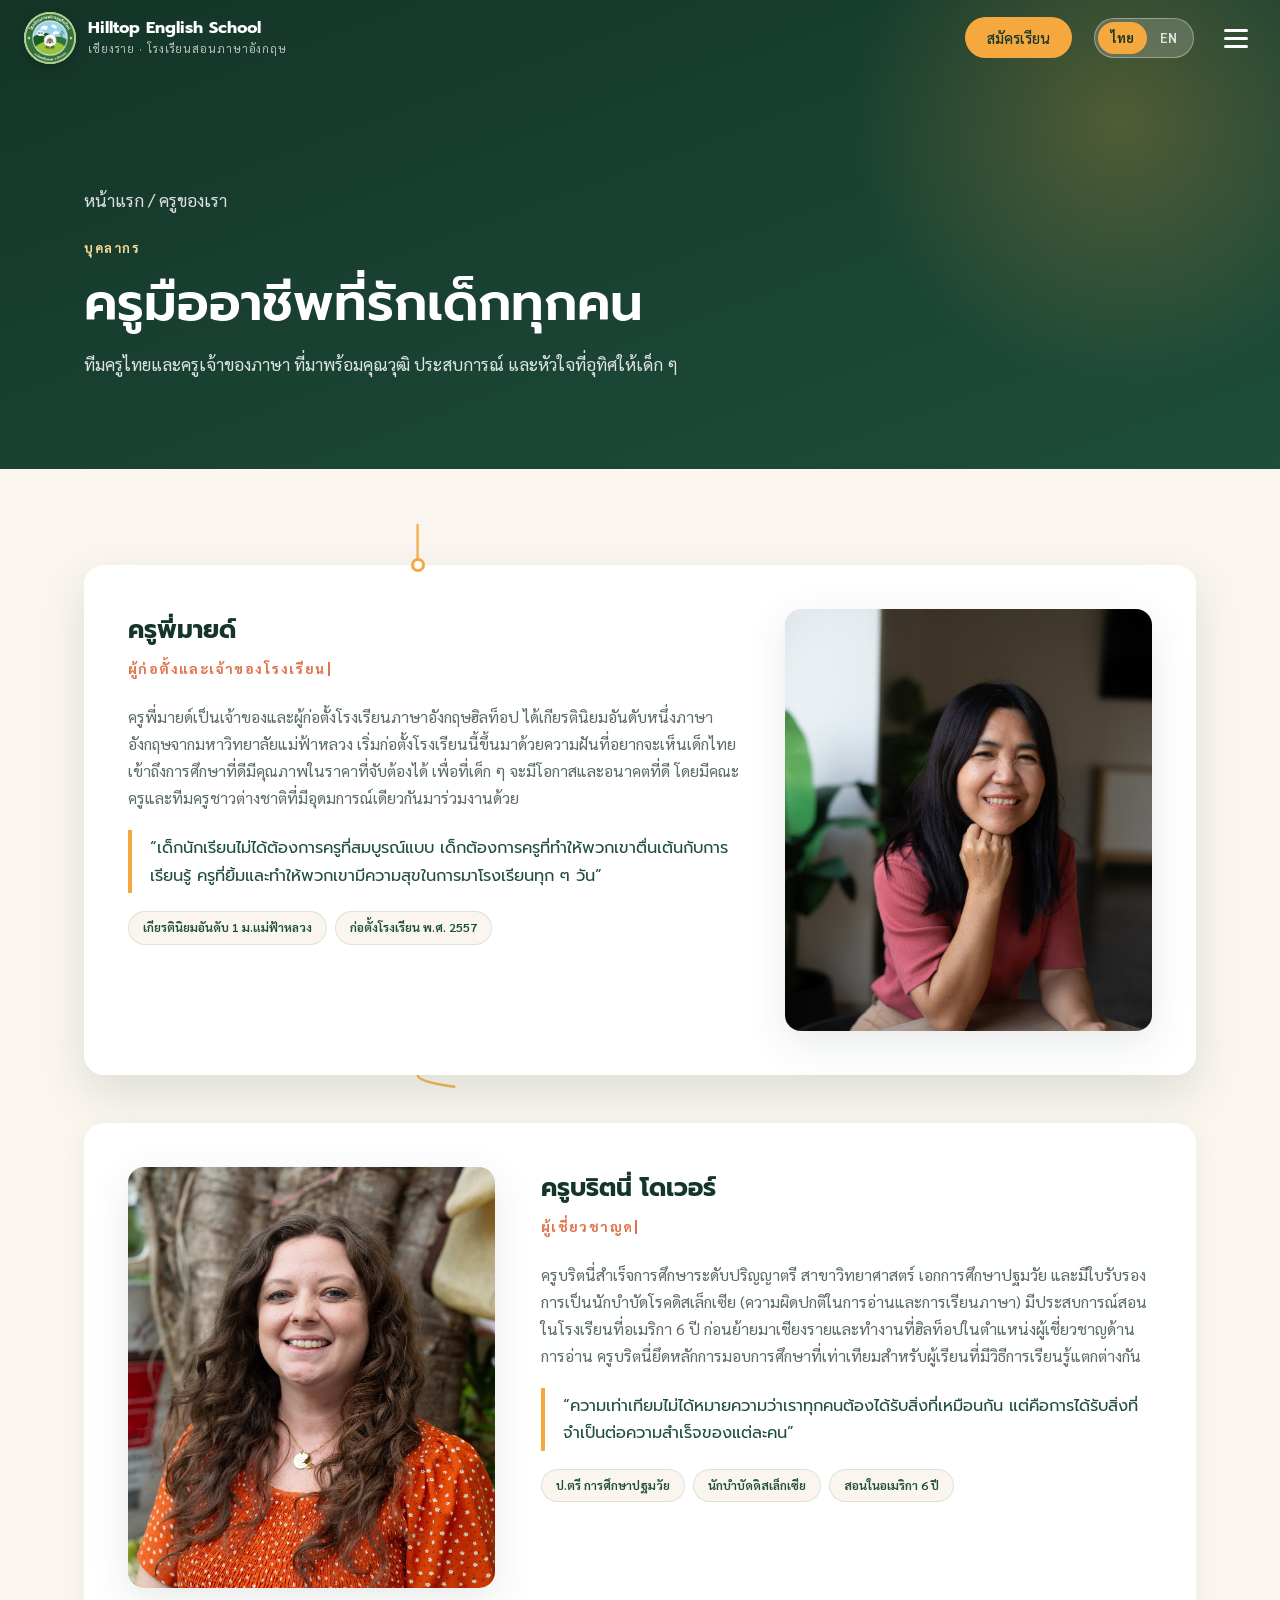
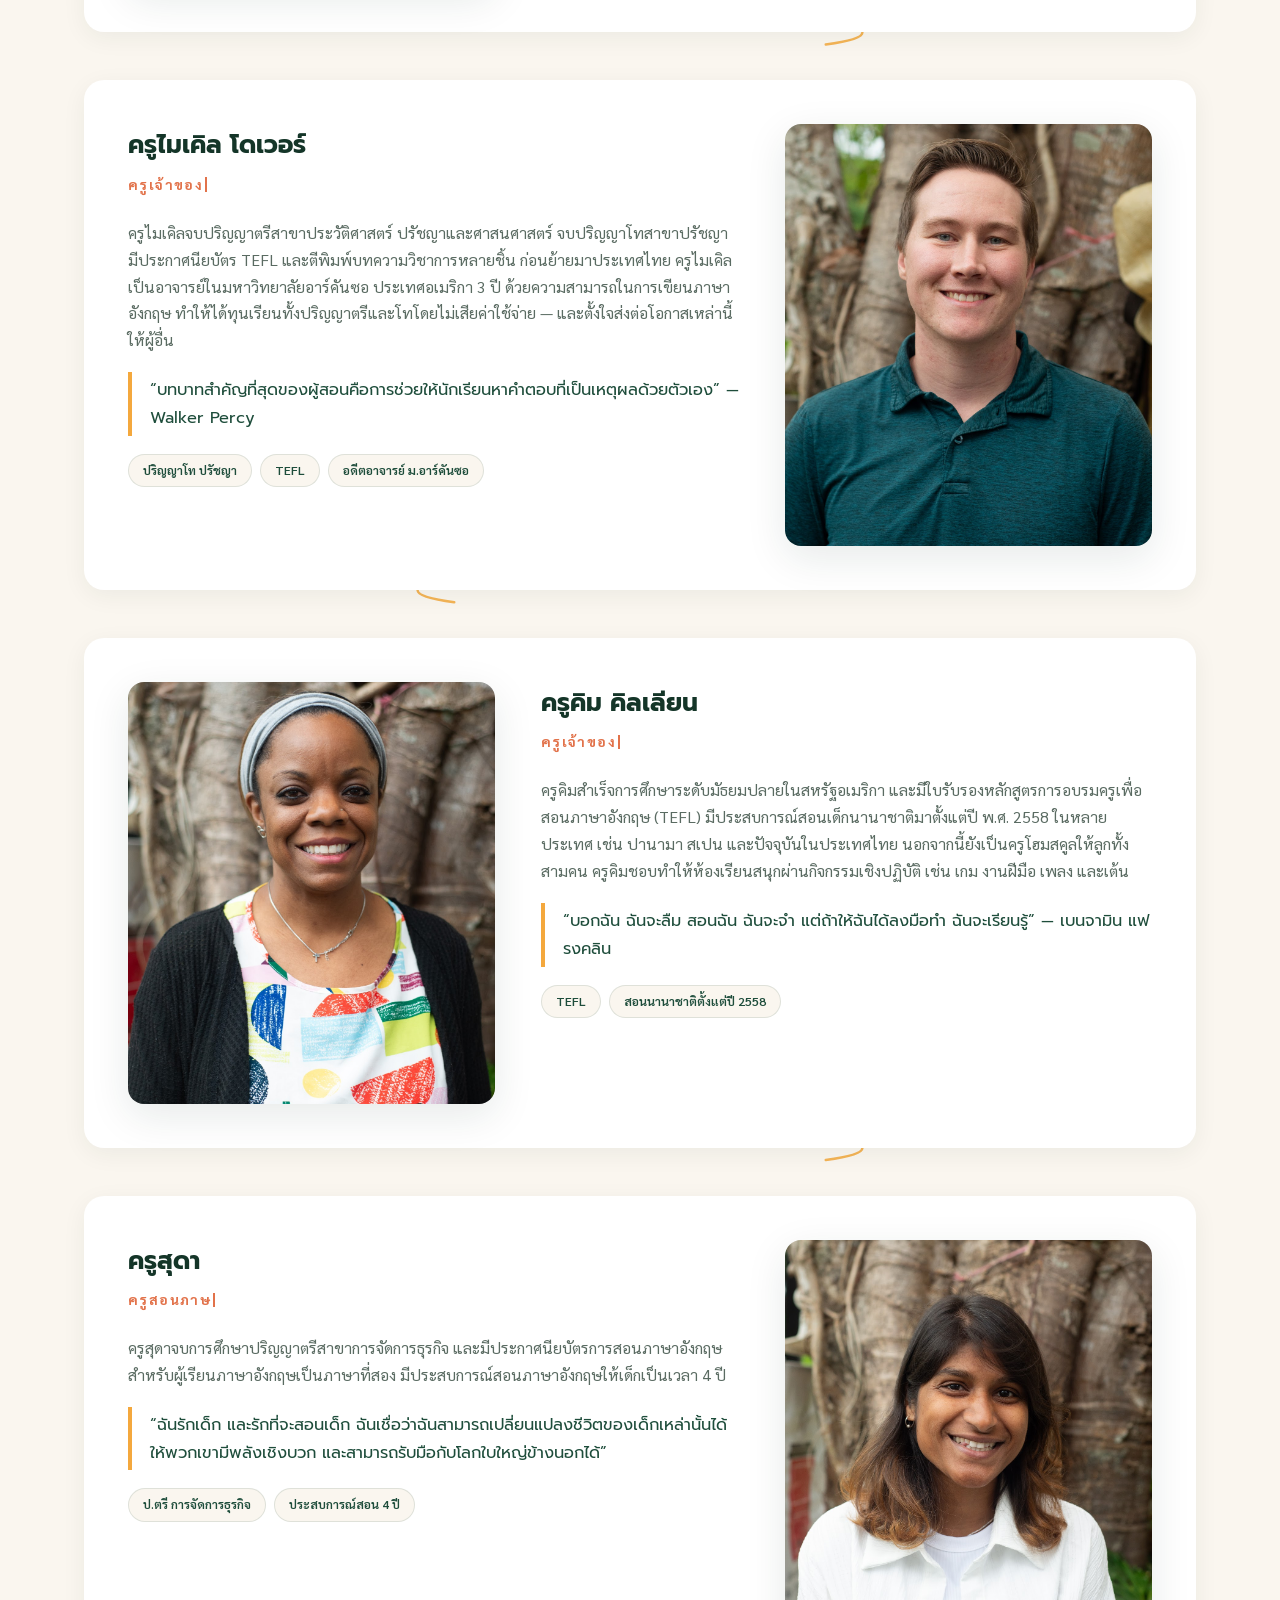
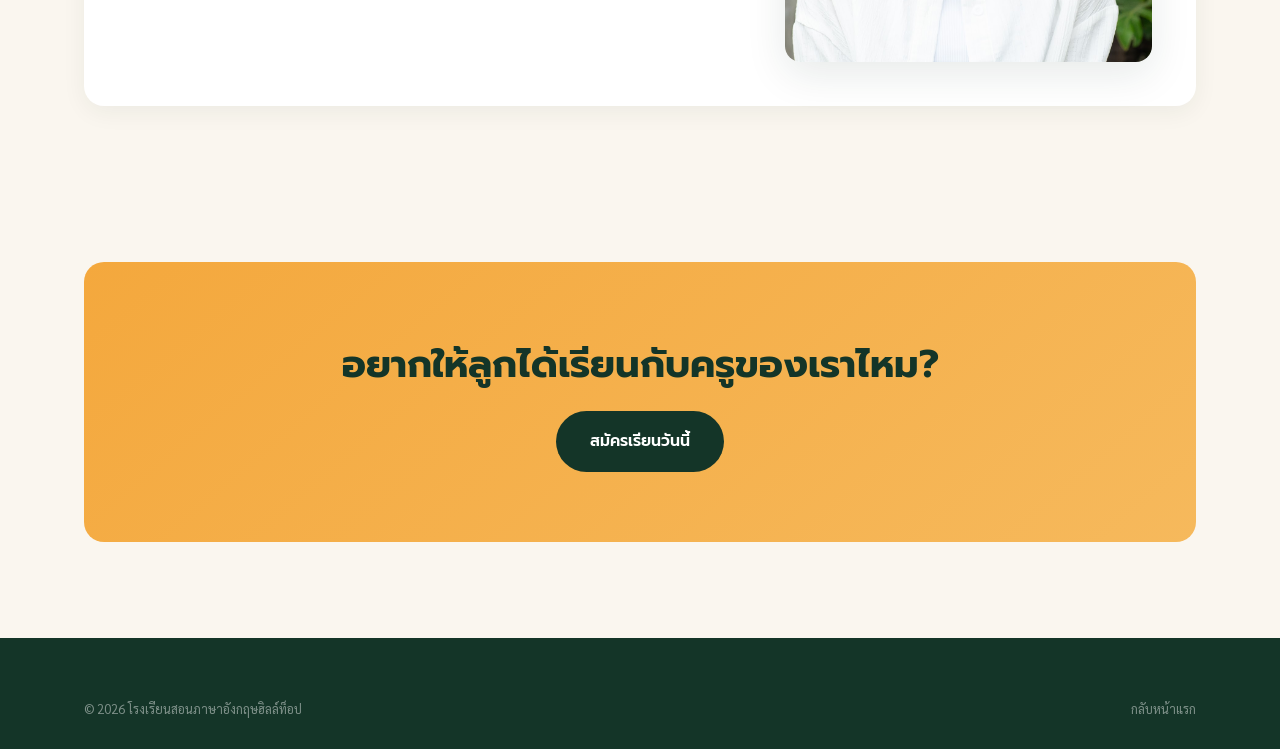
<file: staff.html>
<!DOCTYPE html>
<html lang="th">
<head>
<meta charset="UTF-8">
<meta name="viewport" content="width=device-width, initial-scale=1.0">
<title>บุคลากร — Hilltop English School</title>
<link rel="icon" href="assets/img/logo.png">
<link rel="preconnect" href="https://fonts.googleapis.com">
<link rel="preconnect" href="https://fonts.gstatic.com" crossorigin>
<link href="https://fonts.googleapis.com/css2?family=Inter:wght@400;500;600;700&family=Prompt:wght@400;500;600;700&family=Sarabun:wght@400;500;600&display=swap" rel="stylesheet">
<link rel="stylesheet" href="assets/site.css">
</head>
<body>

<nav id="nav">
  <div class="nav-inner">
    <a class="logo" href="index.html">
      <div class="logo-mark"><img src="assets/img/logo.png" alt="Hilltop English School logo"></div>
      <div class="logo-text"><b>Hilltop English School</b><span data-th="เชียงราย · โรงเรียนสอนภาษาอังกฤษ" data-en="Chiang Rai · English School">เชียงราย · โรงเรียนสอนภาษาอังกฤษ</span></div>
    </a>
    <ul class="nav-links">
      <li class="pg"><a href="about.html" data-th="เกี่ยวกับเรา" data-en="About Us">เกี่ยวกับเรา</a></li>
      <li class="pg has-drop"><a href="staff.html" class="active" data-th="ครูของเรา" data-en="Our Teachers">ครูของเรา</a><ul class="nav-drop"><li><a href="staff.html" data-th="ครูของเรา" data-en="Our Teachers">ครูของเรา</a></li><li><a href="parents.html" data-th="สำหรับผู้ปกครอง" data-en="Parents">สำหรับผู้ปกครอง</a></li></ul></li>
      <li class="pg"><a href="classes.html" data-th="คลาสเรียน" data-en="Classes">คลาสเรียน</a></li>
      <li class="pg"><a href="age12.html" data-th="อายุ 12+" data-en="Age 12+">อายุ 12+</a></li>
      <li class="pg"><a href="reviews.html" data-th="รีวิว" data-en="Reviews">รีวิว</a></li>
      <li class="pg"><a href="contact.html" data-th="ติดต่อเรา" data-en="Contact">ติดต่อเรา</a></li>
      <li><a class="nav-cta" href="register.html" data-th="สมัครเรียน" data-en="Enroll Now">สมัครเรียน</a></li>
      <li><div class="lang-toggle" id="langToggle"><span data-lang="th" class="on">ไทย</span><span data-lang="en">EN</span></div></li>
    </ul>
  </div>
</nav>

<header class="page-hero">
  <div class="wrap">
    <p class="crumb"><a href="index.html" data-th="หน้าแรก" data-en="Home">หน้าแรก</a> / <span data-th="ครูของเรา" data-en="Our Teachers">ครูของเรา</span></p>
    <span class="eyebrow" data-th="บุคลากร" data-en="Our Staff">บุคลากร</span>
    <h1 data-th="ครูมืออาชีพที่รักเด็กทุกคน" data-en="Professional teachers who love every child">ครูมืออาชีพที่รักเด็กทุกคน</h1>
    <p data-th="ทีมครูไทยและครูเจ้าของภาษา ที่มาพร้อมคุณวุฒิ ประสบการณ์ และหัวใจที่อุทิศให้เด็ก ๆ" data-en="A team of Thai and native-speaker teachers with real qualifications, experience, and hearts devoted to children.">ทีมครูไทยและครูเจ้าของภาษา ที่มาพร้อมคุณวุฒิ ประสบการณ์ และหัวใจที่อุทิศให้เด็ก ๆ</p>
  </div>
</header>

<section>
  <div class="wrap staff-grid" id="staffGrid"><svg class="staff-thread" aria-hidden="true"><path class="thread-path" d=""/><g class="thread-nodes"></g></svg>

    <div class="staff-card rv">
      <div class="staff-photo"><img src="assets/img/teacher-mind.jpg" alt="Teacher Mind"></div>
      <div class="staff-body">
        <h3 data-th="ครูพี่มายด์" data-en="Teacher Mind">ครูพี่มายด์</h3>
        <div class="staff-role" data-th="ผู้ก่อตั้งและเจ้าของโรงเรียน" data-en="Founder &amp; Owner">ผู้ก่อตั้งและเจ้าของโรงเรียน</div>
        <p data-th="ครูพี่มายด์เป็นเจ้าของและผู้ก่อตั้งโรงเรียนภาษาอังกฤษฮิลท็อป ได้เกียรตินิยมอันดับหนึ่งภาษาอังกฤษจากมหาวิทยาลัยแม่ฟ้าหลวง เริ่มก่อตั้งโรงเรียนนี้ขึ้นมาด้วยความฝันที่อยากจะเห็นเด็กไทยเข้าถึงการศึกษาที่ดีมีคุณภาพในราคาที่จับต้องได้ เพื่อที่เด็ก ๆ จะมีโอกาสและอนาคตที่ดี โดยมีคณะครูและทีมครูชาวต่างชาติที่มีอุดมการณ์เดียวกันมาร่วมงานด้วย"
           data-en="Teacher Mind is the owner and founder of Hilltop English School. She earned first-class honors in English from Mae Fah Luang University and founded the school with a dream: that Thai children could access quality education at an affordable price, giving them real opportunities and a bright future — joined by Thai and international teachers who share the same ideals.">ครูพี่มายด์เป็นเจ้าของและผู้ก่อตั้งโรงเรียนภาษาอังกฤษฮิลท็อป ได้เกียรตินิยมอันดับหนึ่งภาษาอังกฤษจากมหาวิทยาลัยแม่ฟ้าหลวง เริ่มก่อตั้งโรงเรียนนี้ขึ้นมาด้วยความฝันที่อยากจะเห็นเด็กไทยเข้าถึงการศึกษาที่ดีมีคุณภาพในราคาที่จับต้องได้ เพื่อที่เด็ก ๆ จะมีโอกาสและอนาคตที่ดี โดยมีคณะครูและทีมครูชาวต่างชาติที่มีอุดมการณ์เดียวกันมาร่วมงานด้วย</p>
        <blockquote data-th="&ldquo;เด็กนักเรียนไม่ได้ต้องการครูที่สมบูรณ์แบบ เด็กต้องการครูที่ทำให้พวกเขาตื่นเต้นกับการเรียนรู้ ครูที่ยิ้มและทำให้พวกเขามีความสุขในการมาโรงเรียนทุก ๆ วัน&rdquo;"
           data-en="&ldquo;Students don't need a perfect teacher. They need a teacher who makes them excited to learn — who smiles and makes them happy to come to school every day.&rdquo;">&ldquo;เด็กนักเรียนไม่ได้ต้องการครูที่สมบูรณ์แบบ เด็กต้องการครูที่ทำให้พวกเขาตื่นเต้นกับการเรียนรู้ ครูที่ยิ้มและทำให้พวกเขามีความสุขในการมาโรงเรียนทุก ๆ วัน&rdquo;</blockquote>
        <div class="tags">
          <span class="tag" data-th="เกียรตินิยมอันดับ 1 ม.แม่ฟ้าหลวง" data-en="First-Class Honors, MFU">เกียรตินิยมอันดับ 1 ม.แม่ฟ้าหลวง</span>
          <span class="tag" data-th="ก่อตั้งโรงเรียน พ.ศ. 2557" data-en="Founded the school in 2014">ก่อตั้งโรงเรียน พ.ศ. 2557</span>
        </div>
      </div>
    </div>

    <div class="staff-card rv">
      <div class="staff-photo"><img src="assets/img/teacher-brittany.jpg" alt="Teacher Brittany"></div>
      <div class="staff-body">
        <h3 data-th="ครูบริตนี่ โดเวอร์" data-en="Teacher Brittany Dover">ครูบริตนี่ โดเวอร์</h3>
        <div class="staff-role" data-th="ผู้เชี่ยวชาญด้านการอ่าน" data-en="Reading Specialist">ผู้เชี่ยวชาญด้านการอ่าน</div>
        <p data-th="ครูบริตนี่สำเร็จการศึกษาระดับปริญญาตรี สาขาวิทยาศาสตร์ เอกการศึกษาปฐมวัย และมีใบรับรองการเป็นนักบำบัดโรคดิสเล็กเซีย (ความผิดปกติในการอ่านและการเรียนภาษา) มีประสบการณ์สอนในโรงเรียนที่อเมริกา 6 ปี ก่อนย้ายมาเชียงรายและทำงานที่ฮิลท็อปในตำแหน่งผู้เชี่ยวชาญด้านการอ่าน ครูบริตนี่ยึดหลักการมอบการศึกษาที่เท่าเทียมสำหรับผู้เรียนที่มีวิธีการเรียนรู้แตกต่างกัน"
           data-en="Teacher Brittany holds a Bachelor of Science in Early Childhood Education and is a certified dyslexia therapist. She taught in American schools for six years before moving to Chiang Rai to serve as Hilltop's reading specialist. She is committed to equitable education for learners of every learning style.">ครูบริตนี่สำเร็จการศึกษาระดับปริญญาตรี สาขาวิทยาศาสตร์ เอกการศึกษาปฐมวัย และมีใบรับรองการเป็นนักบำบัดโรคดิสเล็กเซีย (ความผิดปกติในการอ่านและการเรียนภาษา) มีประสบการณ์สอนในโรงเรียนที่อเมริกา 6 ปี ก่อนย้ายมาเชียงรายและทำงานที่ฮิลท็อปในตำแหน่งผู้เชี่ยวชาญด้านการอ่าน ครูบริตนี่ยึดหลักการมอบการศึกษาที่เท่าเทียมสำหรับผู้เรียนที่มีวิธีการเรียนรู้แตกต่างกัน</p>
        <blockquote data-th="&ldquo;ความเท่าเทียมไม่ได้หมายความว่าเราทุกคนต้องได้รับสิ่งที่เหมือนกัน แต่คือการได้รับสิ่งที่จำเป็นต่อความสำเร็จของแต่ละคน&rdquo;"
           data-en="&ldquo;Equity doesn't mean everyone gets the same thing — it means everyone gets what they need to succeed.&rdquo;">&ldquo;ความเท่าเทียมไม่ได้หมายความว่าเราทุกคนต้องได้รับสิ่งที่เหมือนกัน แต่คือการได้รับสิ่งที่จำเป็นต่อความสำเร็จของแต่ละคน&rdquo;</blockquote>
        <div class="tags">
          <span class="tag" data-th="ป.ตรี การศึกษาปฐมวัย" data-en="B.S. Early Childhood Ed.">ป.ตรี การศึกษาปฐมวัย</span>
          <span class="tag" data-th="นักบำบัดดิสเล็กเซีย" data-en="Certified Dyslexia Therapist">นักบำบัดดิสเล็กเซีย</span>
          <span class="tag" data-th="สอนในอเมริกา 6 ปี" data-en="6 yrs teaching in the U.S.">สอนในอเมริกา 6 ปี</span>
        </div>
      </div>
    </div>

    <div class="staff-card rv">
      <div class="staff-photo"><img src="assets/img/teacher-michael.jpg" alt="Teacher Michael"></div>
      <div class="staff-body">
        <h3 data-th="ครูไมเคิล โดเวอร์" data-en="Teacher Michael Dover">ครูไมเคิล โดเวอร์</h3>
        <div class="staff-role" data-th="ครูเจ้าของภาษา · โปรแกรมอายุ 12+" data-en="Native-Speaker Teacher · Age 12+ Program">ครูเจ้าของภาษา · โปรแกรมอายุ 12+</div>
        <p data-th="ครูไมเคิลจบปริญญาตรีสาขาประวัติศาสตร์ ปรัชญาและศาสนศาสตร์ จบปริญญาโทสาขาปรัชญา มีประกาศนียบัตร TEFL และตีพิมพ์บทความวิชาการหลายชิ้น ก่อนย้ายมาประเทศไทย ครูไมเคิลเป็นอาจารย์ในมหาวิทยาลัยอาร์คันซอ ประเทศอเมริกา 3 ปี ด้วยความสามารถในการเขียนภาษาอังกฤษ ทำให้ได้ทุนเรียนทั้งปริญญาตรีและโทโดยไม่เสียค่าใช้จ่าย — และตั้งใจส่งต่อโอกาสเหล่านี้ให้ผู้อื่น"
           data-en="Teacher Michael holds a Bachelor's in History, Philosophy and Theology, a Master's in Philosophy, a TEFL certification, and multiple academic publications. Before moving to Thailand he taught for three years at the University of Arkansas. His English writing ability earned him full scholarships for both degrees — and he's passionate about passing those opportunities on.">ครูไมเคิลจบปริญญาตรีสาขาประวัติศาสตร์ ปรัชญาและศาสนศาสตร์ จบปริญญาโทสาขาปรัชญา มีประกาศนียบัตร TEFL และตีพิมพ์บทความวิชาการหลายชิ้น ก่อนย้ายมาประเทศไทย ครูไมเคิลเป็นอาจารย์ในมหาวิทยาลัยอาร์คันซอ ประเทศอเมริกา 3 ปี ด้วยความสามารถในการเขียนภาษาอังกฤษ ทำให้ได้ทุนเรียนทั้งปริญญาตรีและโทโดยไม่เสียค่าใช้จ่าย — และตั้งใจส่งต่อโอกาสเหล่านี้ให้ผู้อื่น</p>
        <blockquote data-th="&ldquo;บทบาทสำคัญที่สุดของผู้สอนคือการช่วยให้นักเรียนหาคำตอบที่เป็นเหตุผลด้วยตัวเอง&rdquo; — Walker Percy"
           data-en="&ldquo;The teacher's most important role is maieutic — helping students reach reasoned answers for themselves.&rdquo; — Walker Percy">&ldquo;บทบาทสำคัญที่สุดของผู้สอนคือการช่วยให้นักเรียนหาคำตอบที่เป็นเหตุผลด้วยตัวเอง&rdquo; — Walker Percy</blockquote>
        <div class="tags">
          <span class="tag" data-th="ปริญญาโท ปรัชญา" data-en="M.A. Philosophy">ปริญญาโท ปรัชญา</span>
          <span class="tag">TEFL</span>
          <span class="tag" data-th="อดีตอาจารย์ ม.อาร์คันซอ" data-en="Former Univ. of Arkansas lecturer">อดีตอาจารย์ ม.อาร์คันซอ</span>
        </div>
      </div>
    </div>

    <div class="staff-card rv">
      <div class="staff-photo"><img src="assets/img/teacher-kim.jpg" alt="Teacher Kim"></div>
      <div class="staff-body">
        <h3 data-th="ครูคิม คิลเลียน" data-en="Teacher Kim Killian">ครูคิม คิลเลียน</h3>
        <div class="staff-role" data-th="ครูเจ้าของภาษา" data-en="Native-Speaker Teacher">ครูเจ้าของภาษา</div>
        <p data-th="ครูคิมสำเร็จการศึกษาระดับมัธยมปลายในสหรัฐอเมริกา และมีใบรับรองหลักสูตรการอบรมครูเพื่อสอนภาษาอังกฤษ (TEFL) มีประสบการณ์สอนเด็กนานาชาติมาตั้งแต่ปี พ.ศ. 2558 ในหลายประเทศ เช่น ปานามา สเปน และปัจจุบันในประเทศไทย นอกจากนี้ยังเป็นครูโฮมสคูลให้ลูกทั้งสามคน ครูคิมชอบทำให้ห้องเรียนสนุกผ่านกิจกรรมเชิงปฏิบัติ เช่น เกม งานฝีมือ เพลง และเต้น"
           data-en="Teacher Kim is TEFL-certified and has taught international children since 2015 across several countries including Panama, Spain, and now Thailand. She also homeschools her three children. Kim loves making the classroom a joyful, hands-on experience through games, crafts, songs, dance and more.">ครูคิมสำเร็จการศึกษาระดับมัธยมปลายในสหรัฐอเมริกา และมีใบรับรองหลักสูตรการอบรมครูเพื่อสอนภาษาอังกฤษ (TEFL) มีประสบการณ์สอนเด็กนานาชาติมาตั้งแต่ปี พ.ศ. 2558 ในหลายประเทศ เช่น ปานามา สเปน และปัจจุบันในประเทศไทย นอกจากนี้ยังเป็นครูโฮมสคูลให้ลูกทั้งสามคน ครูคิมชอบทำให้ห้องเรียนสนุกผ่านกิจกรรมเชิงปฏิบัติ เช่น เกม งานฝีมือ เพลง และเต้น</p>
        <blockquote data-th="&ldquo;บอกฉัน ฉันจะลืม สอนฉัน ฉันจะจำ แต่ถ้าให้ฉันได้ลงมือทำ ฉันจะเรียนรู้&rdquo; — เบนจามิน แฟรงคลิน"
           data-en="&ldquo;Tell me and I forget. Teach me and I remember. Involve me and I learn.&rdquo; — Benjamin Franklin">&ldquo;บอกฉัน ฉันจะลืม สอนฉัน ฉันจะจำ แต่ถ้าให้ฉันได้ลงมือทำ ฉันจะเรียนรู้&rdquo; — เบนจามิน แฟรงคลิน</blockquote>
        <div class="tags">
          <span class="tag">TEFL</span>
          <span class="tag" data-th="สอนนานาชาติตั้งแต่ปี 2558" data-en="Teaching internationally since 2015">สอนนานาชาติตั้งแต่ปี 2558</span>
        </div>
      </div>
    </div>

    <div class="staff-card rv">
      <div class="staff-photo"><img src="assets/img/teacher-suda.jpg" alt="Teacher Suda"></div>
      <div class="staff-body">
        <h3 data-th="ครูสุดา" data-en="Teacher Suda">ครูสุดา</h3>
        <div class="staff-role" data-th="ครูสอนภาษาอังกฤษ" data-en="English Teacher">ครูสอนภาษาอังกฤษ</div>
        <p data-th="ครูสุดาจบการศึกษาปริญญาตรีสาขาการจัดการธุรกิจ และมีประกาศนียบัตรการสอนภาษาอังกฤษสำหรับผู้เรียนภาษาอังกฤษเป็นภาษาที่สอง มีประสบการณ์สอนภาษาอังกฤษให้เด็กเป็นเวลา 4 ปี"
           data-en="Teacher Suda holds a Bachelor's degree in Business Management and a certificate in teaching English to speakers of other languages, with four years of experience teaching English to children.">ครูสุดาจบการศึกษาปริญญาตรีสาขาการจัดการธุรกิจ และมีประกาศนียบัตรการสอนภาษาอังกฤษสำหรับผู้เรียนภาษาอังกฤษเป็นภาษาที่สอง มีประสบการณ์สอนภาษาอังกฤษให้เด็กเป็นเวลา 4 ปี</p>
        <blockquote data-th="&ldquo;ฉันรักเด็ก และรักที่จะสอนเด็ก ฉันเชื่อว่าฉันสามารถเปลี่ยนแปลงชีวิตของเด็กเหล่านั้นได้ ให้พวกเขามีพลังเชิงบวก และสามารถรับมือกับโลกใบใหญ่ข้างนอกได้&rdquo;"
           data-en="&ldquo;I love children and I love teaching them. I believe I can change their lives — filling them with positive energy so they can take on the big world outside.&rdquo;">&ldquo;ฉันรักเด็ก และรักที่จะสอนเด็ก ฉันเชื่อว่าฉันสามารถเปลี่ยนแปลงชีวิตของเด็กเหล่านั้นได้ ให้พวกเขามีพลังเชิงบวก และสามารถรับมือกับโลกใบใหญ่ข้างนอกได้&rdquo;</blockquote>
        <div class="tags">
          <span class="tag" data-th="ป.ตรี การจัดการธุรกิจ" data-en="B.A. Business Management">ป.ตรี การจัดการธุรกิจ</span>
          <span class="tag" data-th="ประสบการณ์สอน 4 ปี" data-en="4 yrs teaching experience">ประสบการณ์สอน 4 ปี</span>
        </div>
      </div>
    </div>

  </div>
</section>

<div class="cta-section" style="padding-top:60px">
  <div class="wrap">
    <div class="cta rv">
      <h2 data-th="อยากให้ลูกได้เรียนกับครูของเราไหม?" data-en="Want your child to learn with our teachers?">อยากให้ลูกได้เรียนกับครูของเราไหม?</h2>
      <a class="btn" href="register.html" data-th="สมัครเรียนวันนี้" data-en="Register Today">สมัครเรียนวันนี้</a>
    </div>
  </div>
</div>

<footer>
  <div class="wrap">
    <div class="foot-bottom" style="border:0;padding-top:0">
      <span data-th="© 2026 โรงเรียนสอนภาษาอังกฤษฮิลล์ท็อป" data-en="© 2026 Hilltop English School">© 2026 โรงเรียนสอนภาษาอังกฤษฮิลล์ท็อป</span>
      <span><a href="index.html" data-th="กลับหน้าแรก" data-en="Back to Home">กลับหน้าแรก</a></span>
    </div>
  </div>
</footer>

<script src="assets/site.js"></script>
</body>
</html>
</file>
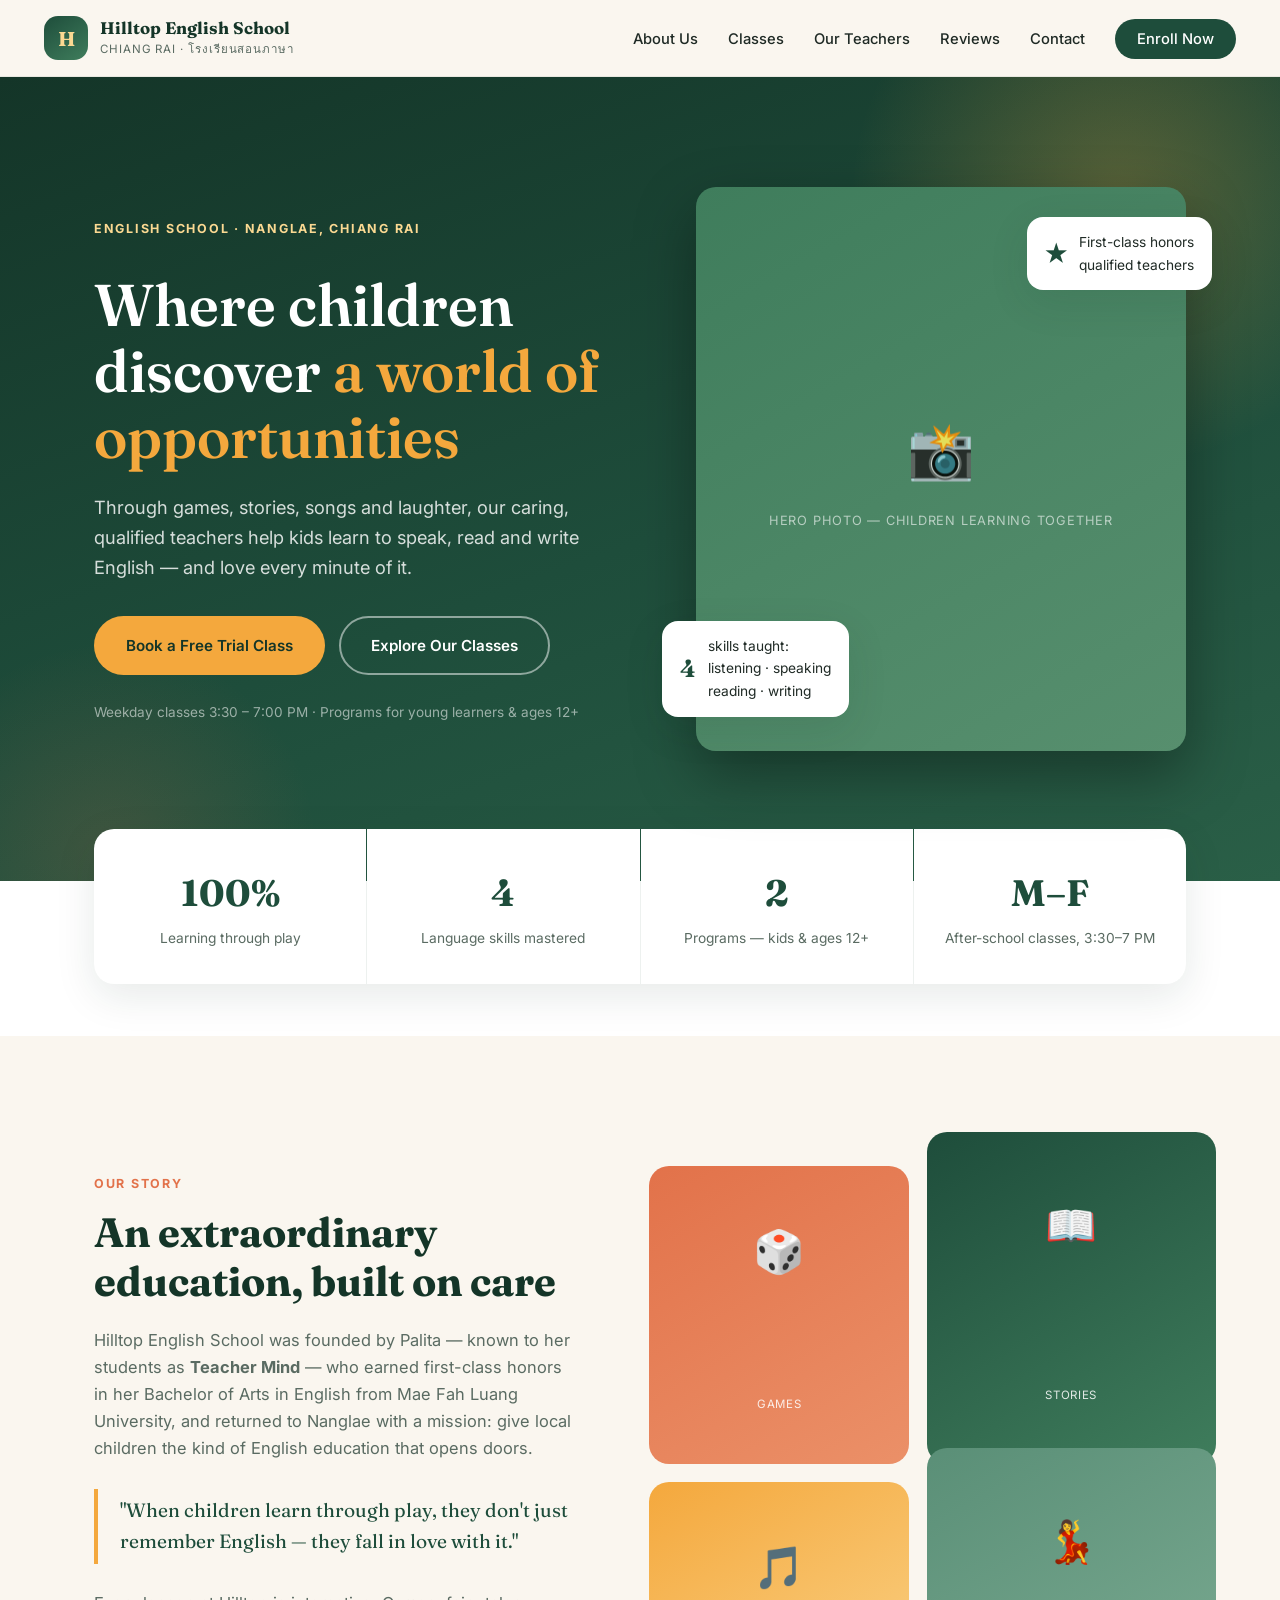
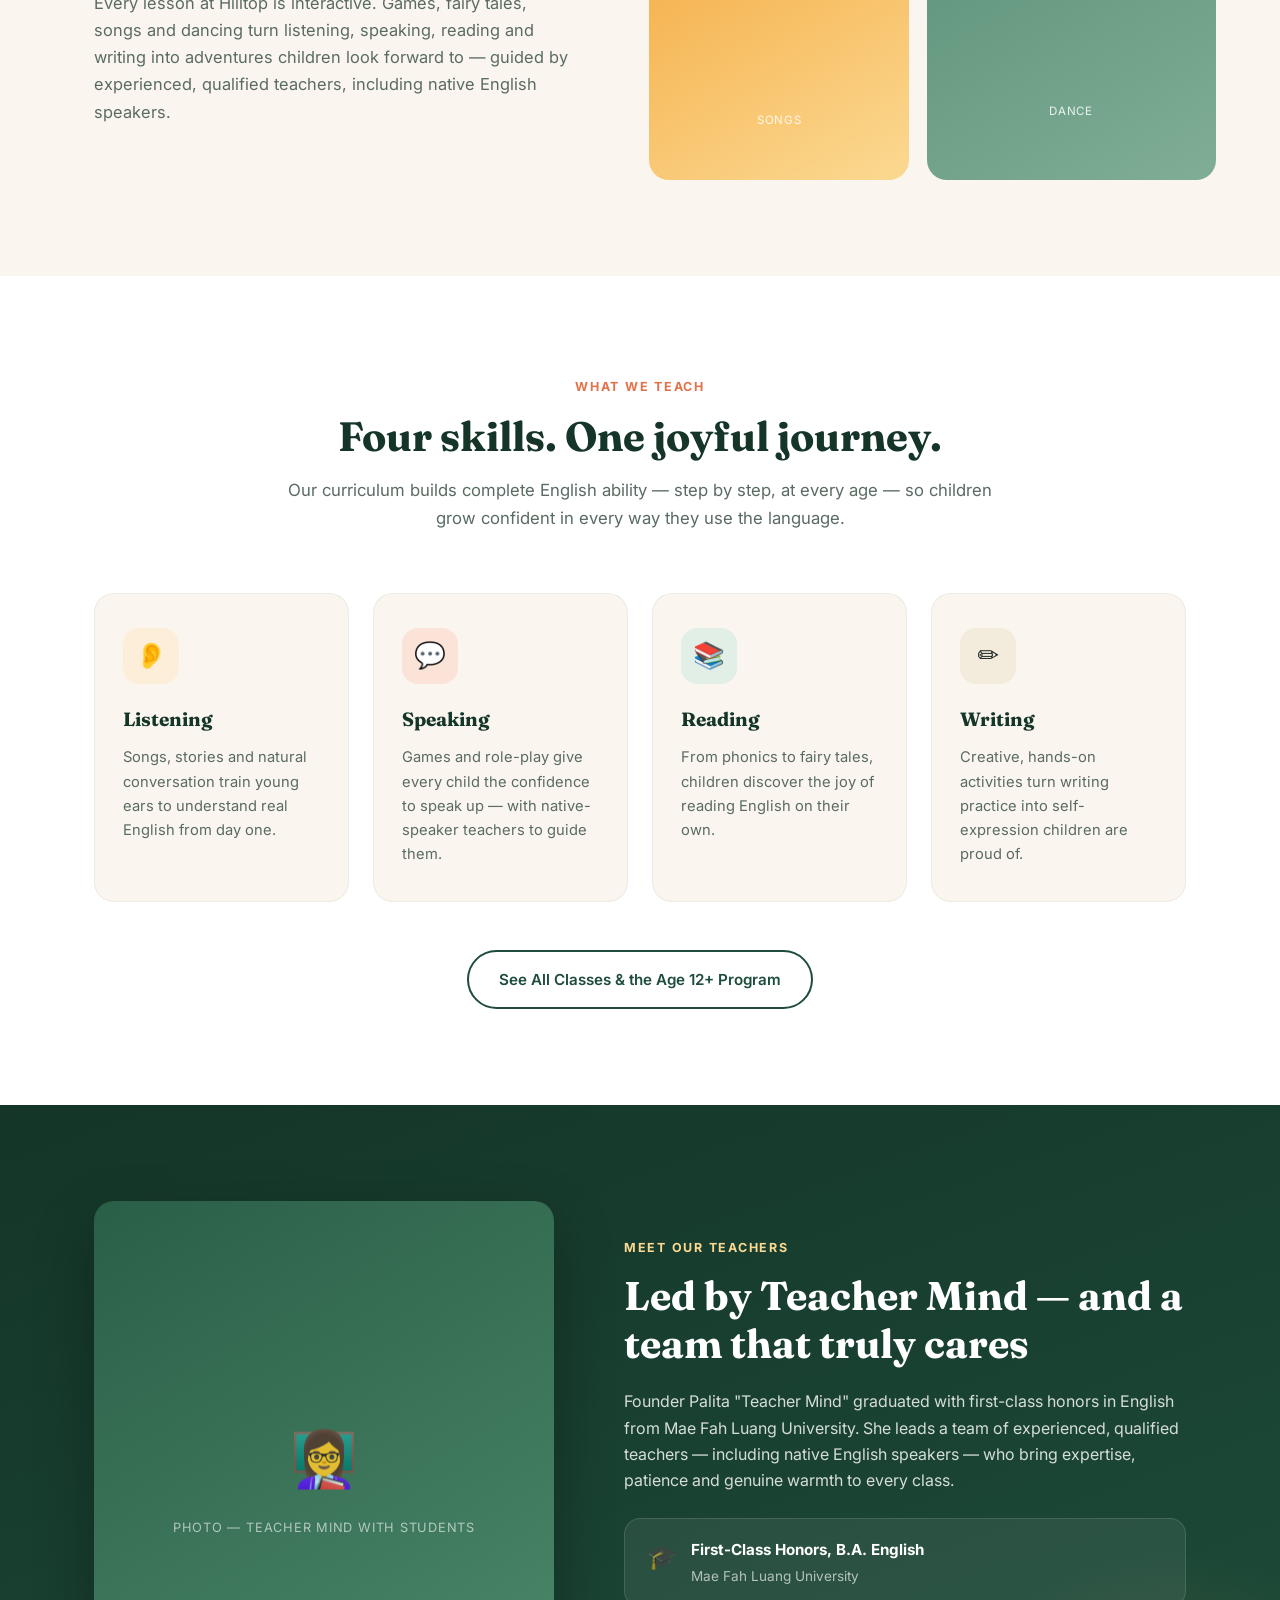
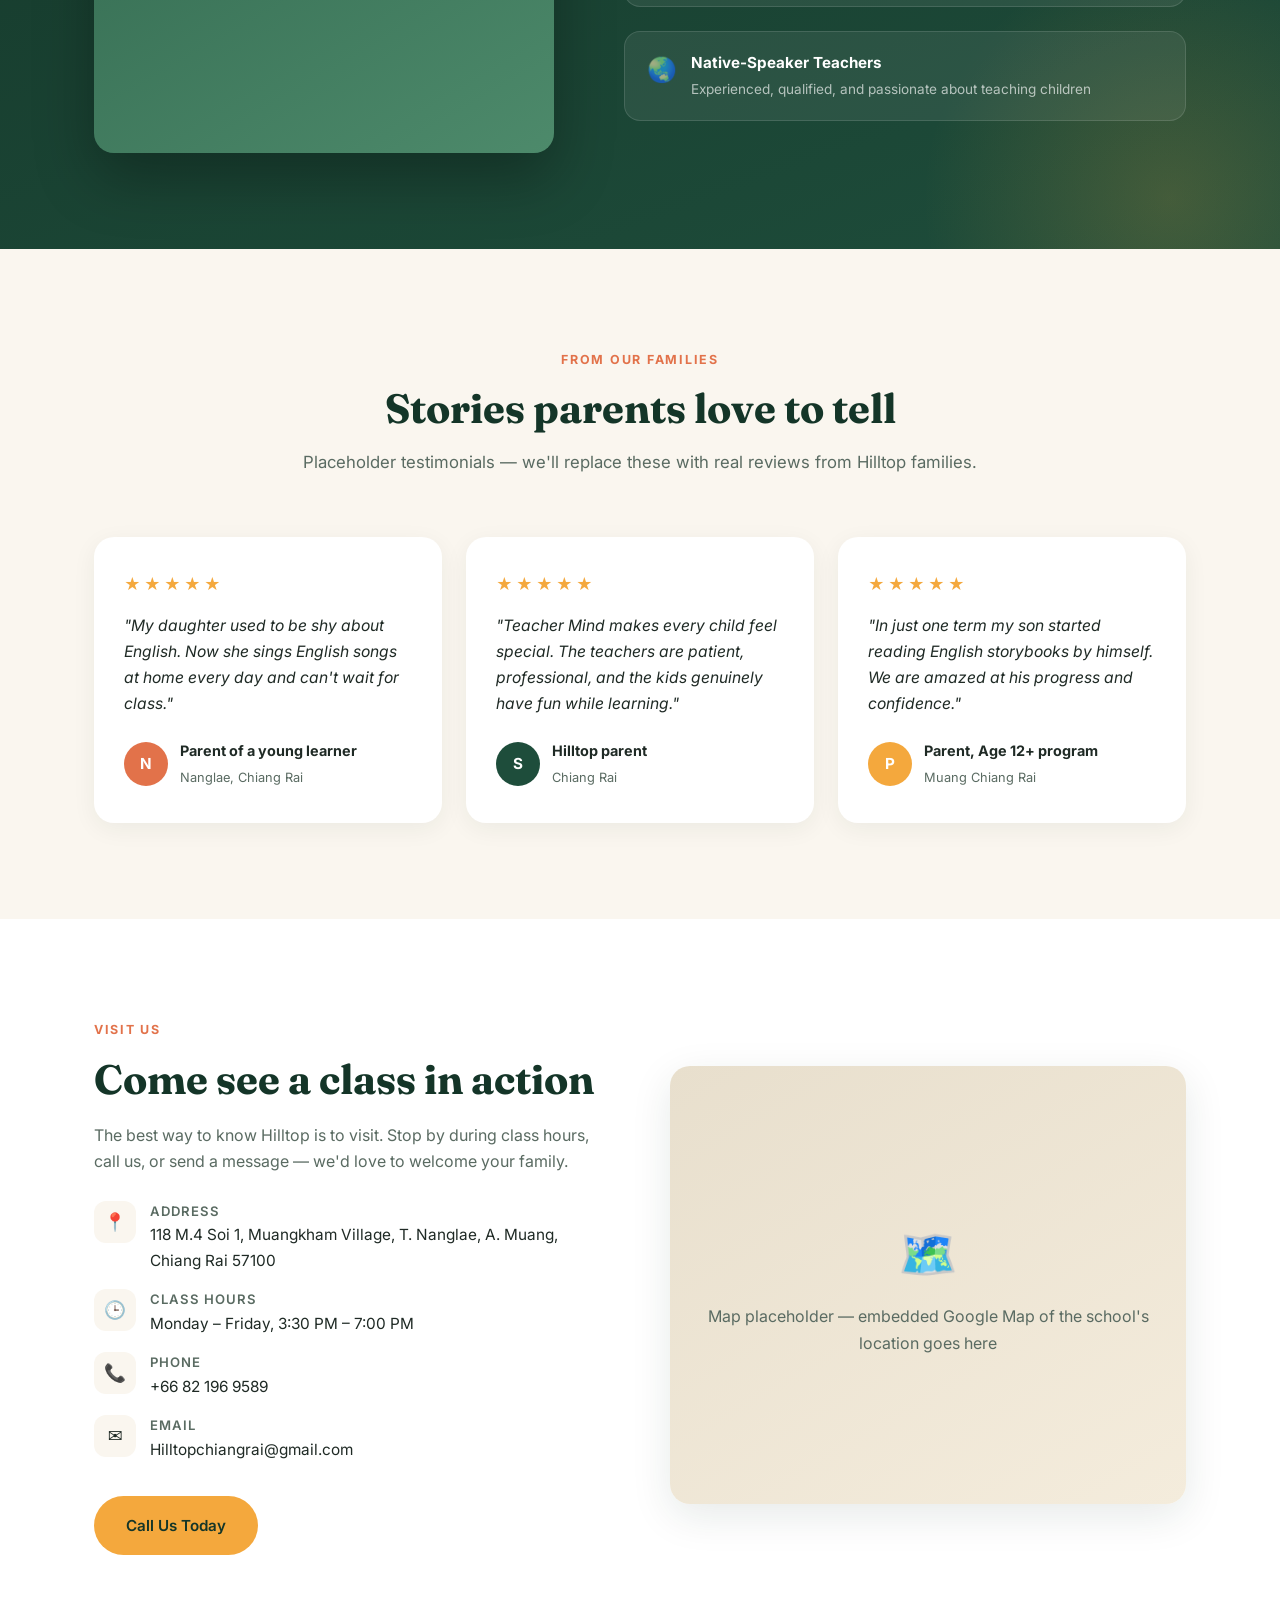
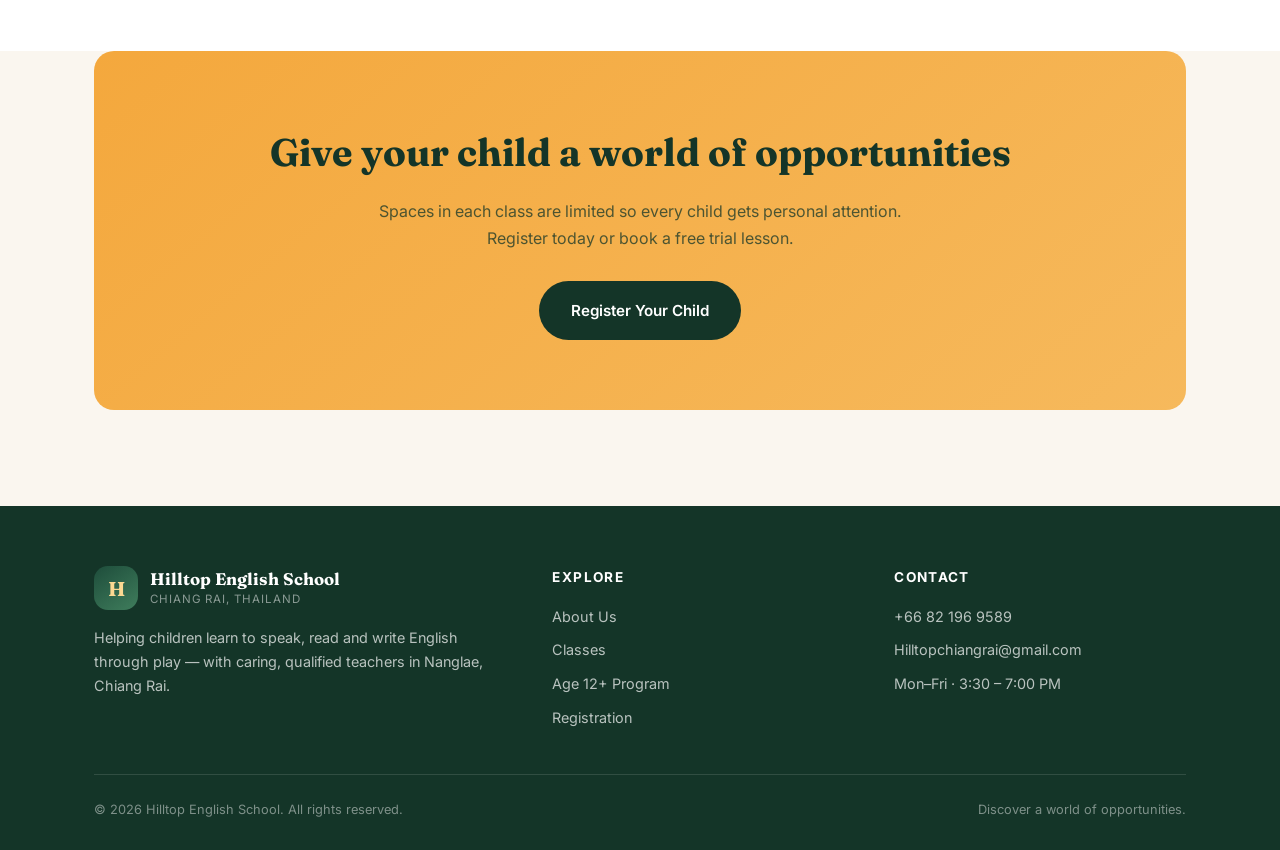
<file: archive/index_v1_20260902.html>
<!DOCTYPE html>
<html lang="en">
<head>
<meta charset="UTF-8">
<meta name="viewport" content="width=device-width, initial-scale=1.0">
<title>Hilltop English School — Chiang Rai | Learn English Through Play</title>
<meta name="description" content="Hilltop English School in Chiang Rai helps children learn to speak, read and write English through games, stories, songs and caring, qualified teachers.">
<link rel="preconnect" href="https://fonts.googleapis.com">
<link rel="preconnect" href="https://fonts.gstatic.com" crossorigin>
<link href="https://fonts.googleapis.com/css2?family=Fraunces:opsz,wght@9..144,400;9..144,600;9..144,700&family=Inter:wght@400;500;600;700&display=swap" rel="stylesheet">
<style>
:root{
  --forest:#1e4d3b;
  --forest-deep:#143528;
  --leaf:#3f7d5c;
  --sun:#f4a83d;
  --sun-soft:#fbd992;
  --clay:#e2724a;
  --cream:#faf6ef;
  --paper:#ffffff;
  --ink:#1f2a25;
  --ink-soft:#5a6b62;
  --radius:20px;
  --shadow:0 12px 40px rgba(20,53,40,.10);
  font-size:16px;
}
*{margin:0;padding:0;box-sizing:border-box}
html{scroll-behavior:smooth}
body{font-family:'Inter',system-ui,sans-serif;color:var(--ink);background:var(--cream);line-height:1.65}
h1,h2,h3,.serif{font-family:'Fraunces',Georgia,serif}
img{max-width:100%;display:block}
a{color:inherit}
.wrap{max-width:1140px;margin:0 auto;padding:0 24px}
.eyebrow{display:inline-block;font-size:.78rem;font-weight:700;letter-spacing:.14em;text-transform:uppercase;color:var(--clay);margin-bottom:14px}
section{padding:96px 0}
.btn{display:inline-block;padding:15px 30px;border-radius:999px;font-weight:600;font-size:.95rem;text-decoration:none;transition:.25s;border:2px solid transparent}
.btn-primary{background:var(--sun);color:var(--forest-deep)}
.btn-primary:hover{background:var(--forest);color:#fff;transform:translateY(-2px)}
.btn-ghost{border-color:rgba(255,255,255,.5);color:#fff}
.btn-ghost:hover{background:#fff;color:var(--forest-deep)}
.btn-outline{border-color:var(--forest);color:var(--forest)}
.btn-outline:hover{background:var(--forest);color:#fff}

/* NAV */
nav{position:sticky;top:0;z-index:50;background:rgba(250,246,239,.92);backdrop-filter:blur(12px);border-bottom:1px solid rgba(30,77,59,.08)}
.nav-inner{display:flex;align-items:center;justify-content:space-between;padding:16px 24px;max-width:1240px;margin:0 auto}
.logo{display:flex;align-items:center;gap:12px;text-decoration:none}
.logo-mark{width:44px;height:44px;border-radius:14px;background:linear-gradient(145deg,var(--forest),var(--leaf));display:grid;place-items:center;color:var(--sun-soft);font-family:'Fraunces',serif;font-weight:700;font-size:1.25rem}
.logo-text{line-height:1.15}
.logo-text b{display:block;font-family:'Fraunces',serif;font-size:1.05rem;color:var(--forest-deep)}
.logo-text span{font-size:.72rem;letter-spacing:.08em;text-transform:uppercase;color:var(--ink-soft)}
.nav-links{display:flex;gap:30px;list-style:none;align-items:center}
.nav-links a{text-decoration:none;font-size:.92rem;font-weight:500;color:var(--ink);transition:.2s}
.nav-links a:hover{color:var(--clay)}
.nav-cta{background:var(--forest);color:#fff!important;padding:11px 22px;border-radius:999px}
.nav-cta:hover{background:var(--clay);color:#fff!important}
@media(max-width:820px){.nav-links li:not(:last-child){display:none}}

/* HERO */
.hero{background:linear-gradient(160deg,var(--forest-deep) 0%,var(--forest) 55%,#2a5f47 100%);color:#fff;position:relative;overflow:hidden;padding:110px 0 130px}
.hero::before{content:"";position:absolute;width:560px;height:560px;border-radius:50%;background:radial-gradient(circle,rgba(244,168,61,.28),transparent 68%);top:-160px;right:-120px}
.hero::after{content:"";position:absolute;width:420px;height:420px;border-radius:50%;background:radial-gradient(circle,rgba(226,114,74,.16),transparent 70%);bottom:-180px;left:-100px}
.hero-grid{display:grid;grid-template-columns:1.05fr .95fr;gap:60px;align-items:center;position:relative;z-index:1}
.hero h1{font-size:clamp(2.4rem,4.6vw,3.7rem);line-height:1.12;font-weight:600;margin:18px 0 22px}
.hero h1 em{font-style:normal;color:var(--sun);position:relative}
.hero p.lede{font-size:1.14rem;color:rgba(255,255,255,.82);max-width:32rem;margin-bottom:34px}
.hero .eyebrow{color:var(--sun-soft)}
.hero-actions{display:flex;gap:14px;flex-wrap:wrap}
.hero-note{margin-top:26px;font-size:.85rem;color:rgba(255,255,255,.55)}
.hero-visual{position:relative}
.photo-card{border-radius:var(--radius);overflow:hidden;box-shadow:0 24px 60px rgba(0,0,0,.35);aspect-ratio:4/4.6;background:linear-gradient(150deg,#3f7d5c,#578f6e);display:grid;place-items:center;position:relative}
.photo-card .ph{text-align:center;color:rgba(255,255,255,.85);padding:30px}
.photo-card .ph span{font-size:3.4rem;display:block;margin-bottom:10px}
.photo-card .ph small{font-size:.8rem;letter-spacing:.06em;text-transform:uppercase;opacity:.7}
.float-chip{position:absolute;background:#fff;color:var(--ink);border-radius:16px;padding:14px 18px;box-shadow:var(--shadow);display:flex;gap:12px;align-items:center;font-size:.86rem}
.float-chip .num{font-family:'Fraunces',serif;font-size:1.5rem;font-weight:700;color:var(--forest)}
.chip-1{bottom:34px;left:-34px}
.chip-2{top:30px;right:-26px}
@media(max-width:900px){.hero-grid{grid-template-columns:1fr}.chip-1{left:8px}.chip-2{right:8px}}

/* STATS BAND */
.stats{background:var(--paper);padding:0}
.stats-band{display:grid;grid-template-columns:repeat(4,1fr);gap:1px;background:rgba(30,77,59,.08);border-radius:var(--radius);overflow:hidden;transform:translateY(-52px);box-shadow:var(--shadow)}
.stat{background:var(--paper);padding:34px 26px;text-align:center}
.stat .num{font-family:'Fraunces',serif;font-size:2.3rem;font-weight:700;color:var(--forest)}
.stat p{font-size:.86rem;color:var(--ink-soft);margin-top:4px}
@media(max-width:760px){.stats-band{grid-template-columns:repeat(2,1fr)}}

/* STORY */
.story .wrap{display:grid;grid-template-columns:.95fr 1.05fr;gap:70px;align-items:center}
.story h2{font-size:clamp(1.9rem,3.2vw,2.6rem);color:var(--forest-deep);margin-bottom:20px;line-height:1.2}
.story p{color:var(--ink-soft);margin-bottom:18px;font-size:1.03rem}
.story blockquote{border-left:4px solid var(--sun);padding:6px 0 6px 22px;font-family:'Fraunces',serif;font-size:1.2rem;color:var(--forest);margin:26px 0}
.story-visual{display:grid;grid-template-columns:1fr 1fr;gap:18px}
.story-visual .tile{border-radius:var(--radius);aspect-ratio:1/1.15;display:grid;place-items:center;font-size:2.6rem;color:#fff}
.tile-a{background:linear-gradient(150deg,var(--clay),#eb9068);margin-top:34px}
.tile-b{background:linear-gradient(150deg,var(--forest),var(--leaf))}
.tile-c{background:linear-gradient(150deg,var(--sun),var(--sun-soft))}
.tile-d{background:linear-gradient(150deg,#5a8f77,#7fae95);margin-top:-34px}
.tile small{display:block;font-size:.72rem;letter-spacing:.06em;text-transform:uppercase;opacity:.85;margin-top:8px;text-align:center}
@media(max-width:900px){.story .wrap{grid-template-columns:1fr}}

/* PROGRAMS */
.programs{background:var(--paper)}
.sec-head{text-align:center;max-width:44rem;margin:0 auto 60px}
.sec-head h2{font-size:clamp(1.9rem,3.2vw,2.6rem);color:var(--forest-deep);margin-bottom:16px;line-height:1.2}
.sec-head p{color:var(--ink-soft);font-size:1.05rem}
.cards{display:grid;grid-template-columns:repeat(4,1fr);gap:24px}
.card{background:var(--cream);border-radius:var(--radius);padding:34px 28px;transition:.3s;border:1px solid rgba(30,77,59,.06)}
.card:hover{transform:translateY(-6px);box-shadow:var(--shadow);background:#fff}
.card .icon{width:56px;height:56px;border-radius:16px;display:grid;place-items:center;font-size:1.6rem;margin-bottom:20px}
.i-1{background:#fdeeda}.i-2{background:#fbe3d8}.i-3{background:#e2efe7}.i-4{background:#f3ecdd}
.card h3{font-size:1.2rem;color:var(--forest-deep);margin-bottom:10px}
.card p{font-size:.92rem;color:var(--ink-soft)}
@media(max-width:960px){.cards{grid-template-columns:repeat(2,1fr)}}
@media(max-width:560px){.cards{grid-template-columns:1fr}}

/* TEACHER */
.teacher{background:linear-gradient(160deg,var(--forest-deep),var(--forest));color:#fff;position:relative;overflow:hidden}
.teacher::before{content:"";position:absolute;width:500px;height:500px;border-radius:50%;background:radial-gradient(circle,rgba(244,168,61,.18),transparent 70%);bottom:-200px;right:-140px}
.teacher .wrap{display:grid;grid-template-columns:.9fr 1.1fr;gap:70px;align-items:center;position:relative;z-index:1}
.teacher-photo{border-radius:var(--radius);aspect-ratio:4/4.8;background:linear-gradient(150deg,#2a5f47,#4d8a6b);display:grid;place-items:center;box-shadow:0 24px 60px rgba(0,0,0,.3)}
.teacher h2{font-size:clamp(1.9rem,3.2vw,2.5rem);margin-bottom:20px;line-height:1.2}
.teacher p{color:rgba(255,255,255,.82);margin-bottom:18px}
.teacher .eyebrow{color:var(--sun-soft)}
.cred{display:flex;gap:14px;align-items:flex-start;margin-top:24px;background:rgba(255,255,255,.07);border:1px solid rgba(255,255,255,.12);border-radius:16px;padding:18px 22px}
.cred .badge{font-size:1.5rem}
.cred b{display:block;font-size:.95rem}
.cred span{font-size:.85rem;color:rgba(255,255,255,.65)}
@media(max-width:900px){.teacher .wrap{grid-template-columns:1fr}}

/* TESTIMONIALS */
.quotes .cards3{display:grid;grid-template-columns:repeat(3,1fr);gap:24px}
.quote{background:var(--paper);border-radius:var(--radius);padding:34px 30px;box-shadow:0 6px 24px rgba(20,53,40,.06);display:flex;flex-direction:column}
.quote .stars{color:var(--sun);letter-spacing:3px;margin-bottom:16px}
.quote p{font-size:.98rem;color:var(--ink);flex:1;font-style:italic}
.quote .who{margin-top:22px;display:flex;align-items:center;gap:12px}
.quote .avatar{width:44px;height:44px;border-radius:50%;display:grid;place-items:center;font-weight:700;color:#fff;font-size:.95rem}
.a1{background:var(--clay)}.a2{background:var(--forest)}.a3{background:var(--sun);color:var(--forest-deep)}
.quote .who b{font-size:.9rem;display:block}
.quote .who span{font-size:.8rem;color:var(--ink-soft)}
@media(max-width:900px){.quotes .cards3{grid-template-columns:1fr}}

/* VISIT / CONTACT */
.visit{background:var(--paper)}
.visit .wrap{display:grid;grid-template-columns:1fr 1fr;gap:60px;align-items:center}
.visit h2{font-size:clamp(1.9rem,3.2vw,2.6rem);color:var(--forest-deep);margin-bottom:18px;line-height:1.2}
.visit p{color:var(--ink-soft);margin-bottom:26px}
.info-list{list-style:none;display:grid;gap:16px;margin-bottom:34px}
.info-list li{display:flex;gap:14px;align-items:flex-start;font-size:.96rem}
.info-list .ic{width:42px;height:42px;border-radius:12px;background:var(--cream);display:grid;place-items:center;flex-shrink:0;font-size:1.1rem}
.info-list b{display:block;font-size:.82rem;text-transform:uppercase;letter-spacing:.08em;color:var(--ink-soft);font-weight:600}
.map-card{border-radius:var(--radius);aspect-ratio:4/3.4;background:linear-gradient(150deg,#e8dfcd,#f4ecdc);display:grid;place-items:center;box-shadow:var(--shadow);text-align:center;color:var(--ink-soft);padding:30px}
.map-card span{font-size:3rem;display:block;margin-bottom:10px}
@media(max-width:900px){.visit .wrap{grid-template-columns:1fr}}

/* CTA */
.cta{background:linear-gradient(140deg,var(--sun),#f6b95c);text-align:center;border-radius:var(--radius);padding:70px 40px;position:relative;overflow:hidden}
.cta h2{font-size:clamp(1.8rem,3vw,2.5rem);color:var(--forest-deep);margin-bottom:14px}
.cta p{color:rgba(20,53,40,.75);max-width:34rem;margin:0 auto 30px}
.cta .btn{background:var(--forest-deep);color:#fff}
.cta .btn:hover{background:var(--forest)}
.cta-section{padding:0 0 96px}

/* FOOTER */
footer{background:var(--forest-deep);color:rgba(255,255,255,.7);padding:60px 0 30px;font-size:.9rem}
.foot-grid{display:grid;grid-template-columns:1.4fr 1fr 1fr;gap:50px;margin-bottom:44px}
footer h4{color:#fff;font-size:.85rem;text-transform:uppercase;letter-spacing:.1em;margin-bottom:16px}
footer ul{list-style:none;display:grid;gap:10px}
footer a{text-decoration:none;transition:.2s}
footer a:hover{color:var(--sun)}
.foot-bottom{border-top:1px solid rgba(255,255,255,.12);padding-top:24px;display:flex;justify-content:space-between;flex-wrap:wrap;gap:10px;font-size:.8rem;color:rgba(255,255,255,.45)}
@media(max-width:760px){.foot-grid{grid-template-columns:1fr}}
</style>
</head>
<body>

<nav>
  <div class="nav-inner">
    <a class="logo" href="#">
      <div class="logo-mark">H</div>
      <div class="logo-text"><b>Hilltop English School</b><span>Chiang Rai · โรงเรียนสอนภาษา</span></div>
    </a>
    <ul class="nav-links">
      <li><a href="#story">About Us</a></li>
      <li><a href="#programs">Classes</a></li>
      <li><a href="#teacher">Our Teachers</a></li>
      <li><a href="#reviews">Reviews</a></li>
      <li><a href="#visit">Contact</a></li>
      <li><a class="nav-cta" href="#visit">Enroll Now</a></li>
    </ul>
  </div>
</nav>

<header class="hero">
  <div class="wrap hero-grid">
    <div>
      <span class="eyebrow">English School · Nanglae, Chiang Rai</span>
      <h1>Where children discover <em>a world of opportunities</em></h1>
      <p class="lede">Through games, stories, songs and laughter, our caring, qualified teachers help kids learn to speak, read and write English — and love every minute of it.</p>
      <div class="hero-actions">
        <a class="btn btn-primary" href="#visit">Book a Free Trial Class</a>
        <a class="btn btn-ghost" href="#programs">Explore Our Classes</a>
      </div>
      <p class="hero-note">Weekday classes 3:30 – 7:00 PM · Programs for young learners &amp; ages 12+</p>
    </div>
    <div class="hero-visual">
      <div class="photo-card">
        <div class="ph"><span>📸</span><small>Hero photo — children learning together</small></div>
      </div>
      <div class="float-chip chip-1"><span class="num">4</span><span>skills taught:<br>listening · speaking<br>reading · writing</span></div>
      <div class="float-chip chip-2"><span class="num">★</span><span>First-class honors<br>qualified teachers</span></div>
    </div>
  </div>
</header>

<div class="stats">
  <div class="wrap">
    <div class="stats-band">
      <div class="stat"><div class="num">100%</div><p>Learning through play</p></div>
      <div class="stat"><div class="num">4</div><p>Language skills mastered</p></div>
      <div class="stat"><div class="num">2</div><p>Programs — kids &amp; ages 12+</p></div>
      <div class="stat"><div class="num">M–F</div><p>After-school classes, 3:30–7 PM</p></div>
    </div>
  </div>
</div>

<section class="story" id="story">
  <div class="wrap">
    <div>
      <span class="eyebrow">Our Story</span>
      <h2>An extraordinary education, built on care</h2>
      <p>Hilltop English School was founded by Palita — known to her students as <strong>Teacher Mind</strong> — who earned first-class honors in her Bachelor of Arts in English from Mae Fah Luang University, and returned to Nanglae with a mission: give local children the kind of English education that opens doors.</p>
      <blockquote>"When children learn through play, they don't just remember English — they fall in love with it."</blockquote>
      <p>Every lesson at Hilltop is interactive. Games, fairy tales, songs and dancing turn listening, speaking, reading and writing into adventures children look forward to — guided by experienced, qualified teachers, including native English speakers.</p>
    </div>
    <div class="story-visual">
      <div class="tile tile-a">🎲<small>Games</small></div>
      <div class="tile tile-b">📖<small>Stories</small></div>
      <div class="tile tile-c">🎵<small>Songs</small></div>
      <div class="tile tile-d">💃<small>Dance</small></div>
    </div>
  </div>
</section>

<section class="programs" id="programs">
  <div class="wrap">
    <div class="sec-head">
      <span class="eyebrow">What We Teach</span>
      <h2>Four skills. One joyful journey.</h2>
      <p>Our curriculum builds complete English ability — step by step, at every age — so children grow confident in every way they use the language.</p>
    </div>
    <div class="cards">
      <div class="card">
        <div class="icon i-1">👂</div>
        <h3>Listening</h3>
        <p>Songs, stories and natural conversation train young ears to understand real English from day one.</p>
      </div>
      <div class="card">
        <div class="icon i-2">💬</div>
        <h3>Speaking</h3>
        <p>Games and role-play give every child the confidence to speak up — with native-speaker teachers to guide them.</p>
      </div>
      <div class="card">
        <div class="icon i-3">📚</div>
        <h3>Reading</h3>
        <p>From phonics to fairy tales, children discover the joy of reading English on their own.</p>
      </div>
      <div class="card">
        <div class="icon i-4">✏️</div>
        <h3>Writing</h3>
        <p>Creative, hands-on activities turn writing practice into self-expression children are proud of.</p>
      </div>
    </div>
    <div style="text-align:center;margin-top:48px">
      <a class="btn btn-outline" href="#">See All Classes &amp; the Age 12+ Program</a>
    </div>
  </div>
</section>

<section class="teacher" id="teacher">
  <div class="wrap">
    <div class="teacher-photo">
      <div class="ph" style="text-align:center;color:rgba(255,255,255,.85)"><span style="font-size:3.4rem;display:block;margin-bottom:10px">👩‍🏫</span><small style="font-size:.8rem;letter-spacing:.06em;text-transform:uppercase;opacity:.7">Photo — Teacher Mind with students</small></div>
    </div>
    <div>
      <span class="eyebrow">Meet Our Teachers</span>
      <h2>Led by Teacher Mind — and a team that truly cares</h2>
      <p>Founder Palita "Teacher Mind" graduated with first-class honors in English from Mae Fah Luang University. She leads a team of experienced, qualified teachers — including native English speakers — who bring expertise, patience and genuine warmth to every class.</p>
      <div class="cred"><span class="badge">🎓</span><div><b>First-Class Honors, B.A. English</b><span>Mae Fah Luang University</span></div></div>
      <div class="cred"><span class="badge">🌏</span><div><b>Native-Speaker Teachers</b><span>Experienced, qualified, and passionate about teaching children</span></div></div>
    </div>
  </div>
</section>

<section class="quotes" id="reviews">
  <div class="wrap">
    <div class="sec-head">
      <span class="eyebrow">From Our Families</span>
      <h2>Stories parents love to tell</h2>
      <p>Placeholder testimonials — we'll replace these with real reviews from Hilltop families.</p>
    </div>
    <div class="cards3">
      <div class="quote">
        <div class="stars">★★★★★</div>
        <p>"My daughter used to be shy about English. Now she sings English songs at home every day and can't wait for class."</p>
        <div class="who"><div class="avatar a1">N</div><div><b>Parent of a young learner</b><span>Nanglae, Chiang Rai</span></div></div>
      </div>
      <div class="quote">
        <div class="stars">★★★★★</div>
        <p>"Teacher Mind makes every child feel special. The teachers are patient, professional, and the kids genuinely have fun while learning."</p>
        <div class="who"><div class="avatar a2">S</div><div><b>Hilltop parent</b><span>Chiang Rai</span></div></div>
      </div>
      <div class="quote">
        <div class="stars">★★★★★</div>
        <p>"In just one term my son started reading English storybooks by himself. We are amazed at his progress and confidence."</p>
        <div class="who"><div class="avatar a3">P</div><div><b>Parent, Age 12+ program</b><span>Muang Chiang Rai</span></div></div>
      </div>
    </div>
  </div>
</section>

<section class="visit" id="visit">
  <div class="wrap">
    <div>
      <span class="eyebrow">Visit Us</span>
      <h2>Come see a class in action</h2>
      <p>The best way to know Hilltop is to visit. Stop by during class hours, call us, or send a message — we'd love to welcome your family.</p>
      <ul class="info-list">
        <li><div class="ic">📍</div><div><b>Address</b>118 M.4 Soi 1, Muangkham Village, T. Nanglae, A. Muang, Chiang Rai 57100</div></li>
        <li><div class="ic">🕒</div><div><b>Class Hours</b>Monday – Friday, 3:30 PM – 7:00 PM</div></li>
        <li><div class="ic">📞</div><div><b>Phone</b>+66 82 196 9589</div></li>
        <li><div class="ic">✉️</div><div><b>Email</b>Hilltopchiangrai@gmail.com</div></li>
      </ul>
      <a class="btn btn-primary" href="tel:+66821969589">Call Us Today</a>
    </div>
    <div class="map-card"><div><span>🗺️</span>Map placeholder — embedded Google Map of the school's location goes here</div></div>
  </div>
</section>

<div class="cta-section">
  <div class="wrap">
    <div class="cta">
      <h2>Give your child a world of opportunities</h2>
      <p>Spaces in each class are limited so every child gets personal attention. Register today or book a free trial lesson.</p>
      <a class="btn" href="#visit">Register Your Child</a>
    </div>
  </div>
</div>

<footer>
  <div class="wrap">
    <div class="foot-grid">
      <div>
        <a class="logo" href="#" style="margin-bottom:16px">
          <div class="logo-mark">H</div>
          <div class="logo-text"><b style="color:#fff">Hilltop English School</b><span style="color:rgba(255,255,255,.5)">Chiang Rai, Thailand</span></div>
        </a>
        <p style="margin-top:14px;max-width:26rem">Helping children learn to speak, read and write English through play — with caring, qualified teachers in Nanglae, Chiang Rai.</p>
      </div>
      <div>
        <h4>Explore</h4>
        <ul>
          <li><a href="#story">About Us</a></li>
          <li><a href="#programs">Classes</a></li>
          <li><a href="#">Age 12+ Program</a></li>
          <li><a href="#">Registration</a></li>
        </ul>
      </div>
      <div>
        <h4>Contact</h4>
        <ul>
          <li><a href="tel:+66821969589">+66 82 196 9589</a></li>
          <li><a href="mailto:Hilltopchiangrai@gmail.com">Hilltopchiangrai@gmail.com</a></li>
          <li>Mon–Fri · 3:30 – 7:00 PM</li>
        </ul>
      </div>
    </div>
    <div class="foot-bottom">
      <span>© 2026 Hilltop English School. All rights reserved.</span>
      <span>Discover a world of opportunities.</span>
    </div>
  </div>
</footer>

</body>
</html>
</file>
<file: assets/site.css>
:root{
  --forest:#1e4d3b;
  --forest-deep:#143528;
  --leaf:#3f7d5c;
  --sun:#f4a83d;
  --sun-soft:#fbd992;
  --clay:#e2724a;
  --cream:#faf6ef;
  --paper:#ffffff;
  --ink:#1f2a25;
  --ink-soft:#5a6b62;
  --radius:20px;
  --shadow:0 12px 40px rgba(20,53,40,.10);
  --f-head:'Prompt',system-ui,sans-serif;
  --f-body:'Sarabun','Inter',system-ui,sans-serif;
  font-size:16px;
}
html[lang="en"]{--f-head:'Prompt',system-ui,sans-serif;--f-body:'Inter',system-ui,sans-serif}
*{margin:0;padding:0;box-sizing:border-box}
html{scroll-behavior:smooth}
body{font-family:var(--f-body);color:var(--ink);background:var(--cream);line-height:1.7;overflow-x:clip}
h1,h2,h3{font-family:var(--f-head)}
img{max-width:100%;display:block}
a{color:inherit}
.wrap{max-width:1160px;margin:0 auto;padding:0 24px}
.eyebrow{display:inline-block;font-size:.8rem;font-weight:700;letter-spacing:.12em;text-transform:uppercase;color:var(--clay);margin-bottom:14px}
section{padding:96px 0}
.btn{display:inline-block;padding:15px 32px;border-radius:999px;font-weight:600;font-size:.98rem;text-decoration:none;transition:.25s;border:2px solid transparent;font-family:var(--f-head)}
.btn-primary{background:var(--sun);color:var(--forest-deep);box-shadow:0 8px 24px rgba(244,168,61,.4)}
.btn-primary:hover{background:#fff;transform:translateY(-3px) scale(1.02)}
.btn-ghost{border-color:rgba(255,255,255,.55);color:#fff;backdrop-filter:blur(6px)}
.btn-ghost:hover{background:#fff;color:var(--forest-deep)}
.btn-outline{border-color:var(--forest);color:var(--forest)}
.btn-outline:hover{background:var(--forest);color:#fff}

/* reveal on scroll */
.rv{opacity:0;transform:translateY(34px);transition:opacity .8s cubic-bezier(.2,.7,.3,1),transform .8s cubic-bezier(.2,.7,.3,1)}
.rv.in{opacity:1;transform:none}

/* NAV */
nav{position:fixed;top:0;left:0;right:0;z-index:50;transition:.35s}
nav.scrolled,nav.solid{background:rgba(250,246,239,.94);backdrop-filter:blur(14px);box-shadow:0 4px 24px rgba(20,53,40,.08)}
.nav-inner{display:flex;align-items:center;justify-content:space-between;padding:12px 24px;max-width:1280px;margin:0 auto}
.logo{display:flex;align-items:center;gap:12px;text-decoration:none}
.logo-mark{width:52px;height:52px;border-radius:50%;overflow:hidden;background:#fff;box-shadow:0 4px 14px rgba(0,0,0,.2);flex-shrink:0}
.logo-mark img{width:100%;height:100%;object-fit:cover}
.logo-text{line-height:1.15}
.logo-text b{display:block;font-family:var(--f-head);font-size:1.02rem;color:#fff;transition:.3s}
.logo-text span{font-size:.7rem;letter-spacing:.08em;text-transform:uppercase;color:rgba(255,255,255,.7);transition:.3s}
nav.scrolled .logo-text b,nav.solid .logo-text b{color:var(--forest-deep)}
nav.scrolled .logo-text span,nav.solid .logo-text span{color:var(--ink-soft)}
.nav-links{display:flex;gap:22px;list-style:none;align-items:center;flex-wrap:nowrap}
.nav-links a{text-decoration:none;font-size:.92rem;font-weight:500;color:rgba(255,255,255,.92);transition:.2s;white-space:nowrap}
.logo-text b{white-space:nowrap}
.logo-text span{white-space:nowrap}
nav.scrolled .nav-links a,nav.solid .nav-links a{color:var(--ink)}
.nav-links a:hover{color:var(--sun)!important}
.nav-links a.active{color:var(--sun)!important;font-weight:700}
.nav-cta{background:var(--sun);color:var(--forest-deep)!important;padding:11px 22px;border-radius:999px;font-weight:700}
.nav-cta:hover{background:var(--clay);color:#fff!important}
.lang-toggle{display:flex;background:rgba(255,255,255,.18);border:1px solid rgba(255,255,255,.35);border-radius:999px;padding:3px;cursor:pointer;user-select:none;transition:.3s}
nav.scrolled .lang-toggle,nav.solid .lang-toggle{background:rgba(30,77,59,.08);border-color:rgba(30,77,59,.2)}
.lang-toggle span{padding:5px 13px;border-radius:999px;font-size:.8rem;font-weight:700;color:rgba(255,255,255,.8);transition:.25s}
nav.scrolled .lang-toggle span,nav.solid .lang-toggle span{color:var(--ink-soft)}
.lang-toggle span.on{background:var(--sun);color:var(--forest-deep)!important}
@media(max-width:1280px){.nav-links li.pg{display:none}}
@media(max-width:640px){.nav-links li:has(a.nav-cta){display:none}.logo-text span{display:none}}
/* hamburger + mobile menu */
.burger{display:none;flex-direction:column;gap:5px;background:none;border:0;cursor:pointer;padding:8px}
.burger span{width:24px;height:3px;border-radius:2px;background:#fff;transition:.3s}
nav.scrolled .burger span,nav.solid .burger span{background:var(--forest-deep)}
.burger.open span:nth-child(1){transform:translateY(8px) rotate(45deg)}
.burger.open span:nth-child(2){opacity:0}
.burger.open span:nth-child(3){transform:translateY(-8px) rotate(-45deg)}
@media(max-width:1280px){.burger{display:flex}}
.mobile-menu{display:none;flex-direction:column;background:rgba(20,53,40,.97);backdrop-filter:blur(10px);padding:18px 28px 26px;gap:4px}
.mobile-menu.open{display:flex}
.mobile-menu a{color:#fff;text-decoration:none;padding:12px 0;font-size:1.05rem;font-weight:600;font-family:var(--f-head);border-bottom:1px solid rgba(255,255,255,.1)}
.mobile-menu a:hover{color:var(--sun)}
.mobile-menu a.nav-cta{background:var(--sun);color:var(--forest-deep)!important;border-radius:999px;text-align:center;margin-top:14px;padding:13px;border-bottom:0}
@media(min-width:1281px){.mobile-menu{display:none!important}}

/* HERO (home) */
.hero{position:relative;min-height:100vh;display:flex;align-items:center;color:#fff;overflow:hidden}
.hero-slides{position:absolute;inset:0}
.hero-slide{position:absolute;inset:0;background:center 28%/cover no-repeat;opacity:0;transition:opacity 1.6s ease;transform:scale(1)}
.hero-slide.on{opacity:1;animation:kenburns 9s ease-in-out forwards}
@keyframes kenburns{from{transform:scale(1)}to{transform:scale(1.1)}}
.hero-overlay{position:absolute;inset:0;background:linear-gradient(100deg,rgba(20,53,40,.92) 0%,rgba(20,53,40,.72) 42%,rgba(20,53,40,.15) 100%)}
.hero-content{position:relative;z-index:2;padding:150px 0 120px;max-width:640px}
.hero .eyebrow{color:var(--sun-soft)}
.hero h1{font-size:clamp(2.4rem,5vw,3.9rem);line-height:1.15;font-weight:600;margin:14px 0 22px}
.hero h1 em{font-style:normal;color:var(--sun);white-space:nowrap}
.hero p.lede{font-size:1.15rem;color:rgba(255,255,255,.88);margin-bottom:36px;max-width:33rem}
.hero-actions{display:flex;gap:14px;flex-wrap:wrap}
.hero-note{margin-top:28px;font-size:.88rem;color:rgba(255,255,255,.6)}
.hero-scroll{position:absolute;bottom:70px;left:50%;transform:translateX(-50%);z-index:2;color:rgba(255,255,255,.7);font-size:1.4rem;animation:bob 2s ease-in-out infinite}
@keyframes bob{0%,100%{transform:translate(-50%,0)}50%{transform:translate(-50%,10px)}}
.hero-dots{position:absolute;bottom:34px;left:50%;transform:translateX(-50%);z-index:3;display:flex;gap:9px}
.hero-dots button{width:10px;height:10px;border-radius:50%;border:0;background:rgba(255,255,255,.4);cursor:pointer;transition:.3s;padding:0}
.hero-dots button.on{background:var(--sun);transform:scale(1.3)}

/* PAGE HERO (subpages) */
.page-hero{position:relative;padding:170px 0 90px;color:#fff;background:linear-gradient(160deg,var(--forest-deep),var(--forest));overflow:hidden}
.page-hero::before{content:"";position:absolute;width:560px;height:560px;border-radius:50%;background:radial-gradient(circle,rgba(244,168,61,.25),transparent 68%);top:-160px;right:-120px}
.page-hero .eyebrow{color:var(--sun-soft)}
.page-hero h1{font-size:clamp(2.1rem,4.4vw,3.2rem);line-height:1.18;font-weight:600;position:relative;z-index:1;max-width:44rem}
.page-hero p{position:relative;z-index:1;margin-top:16px;color:rgba(255,255,255,.85);max-width:38rem;font-size:1.08rem}
.crumb{position:relative;z-index:1;font-size:.85rem;color:rgba(255,255,255,.6);margin-bottom:18px}
.crumb a{text-decoration:none}
.crumb a:hover{color:var(--sun)}

/* STATS BAND */
.stats{background:var(--paper);padding:0}
.stats-band{display:grid;grid-template-columns:repeat(4,1fr);gap:1px;background:rgba(30,77,59,.08);border-radius:var(--radius);overflow:hidden;transform:translateY(-56px);box-shadow:var(--shadow);position:relative;z-index:3}
.stat{background:var(--paper);padding:32px 24px;text-align:center}
.stat .num{font-family:var(--f-head);font-size:2.2rem;font-weight:700;color:var(--forest)}
.stat p{font-size:.88rem;color:var(--ink-soft);margin-top:4px}
@media(max-width:760px){.stats-band{grid-template-columns:repeat(2,1fr)}}

/* STORY + PLAYBOARD */
.story{background:var(--paper);padding-top:40px}
.story .wrap{display:grid;grid-template-columns:minmax(0,.92fr) minmax(0,1.08fr);gap:56px;align-items:center}
.story h2{font-size:clamp(1.9rem,3.2vw,2.5rem);color:var(--forest-deep);margin-bottom:20px;line-height:1.25}
.story p{color:var(--ink-soft);margin-bottom:18px;font-size:1.03rem}
.story blockquote{border-left:4px solid var(--sun);padding:6px 0 6px 22px;font-family:var(--f-head);font-size:1.18rem;color:var(--forest);margin:26px 0}
.play-hint{font-size:.85rem;color:var(--clay);font-weight:600;text-align:center;margin-top:6px}
.board{display:grid;grid-template-columns:repeat(4,minmax(0,1fr));gap:7%;padding:6% 3%;perspective:1200px}
.dia{aspect-ratio:1/1;position:relative;transform:rotate(45deg);cursor:pointer;opacity:0}
.rv.in .dia{opacity:1;animation:diaPop .65s cubic-bezier(.34,1.56,.64,1) backwards,float 5.5s ease-in-out infinite}
.dia:nth-child(1){--i:0}.dia:nth-child(2){--i:1}.dia:nth-child(3){--i:2}.dia:nth-child(4){--i:3}
.dia:nth-child(5){--i:4}.dia:nth-child(6){--i:5}.dia:nth-child(7){--i:6}.dia:nth-child(8){--i:7}
.rv.in .dia{animation-delay:calc(var(--i)*.11s),calc(var(--i)*.4s + .65s)}
.dia:nth-child(even){margin-top:46%}
@keyframes diaPop{0%{transform:rotate(-15deg) scale(.2);opacity:0}60%{opacity:1}100%{transform:rotate(45deg) scale(1);opacity:1}}
@keyframes float{0%,100%{transform:rotate(45deg) translateY(0)}50%{transform:rotate(45deg) translateY(-11px)}}
.dia-inner{position:absolute;inset:0;transition:transform .7s cubic-bezier(.3,1.4,.4,1);transform-style:preserve-3d}
.dia.flip .dia-inner{transform:rotateY(180deg)}
.dia-face{position:absolute;inset:0;border-radius:22%;overflow:hidden;backface-visibility:hidden;box-shadow:0 14px 34px rgba(20,53,40,.22);transition:box-shadow .35s,filter .35s}
.dia-front img{width:145%;height:145%;object-fit:cover;transform:rotate(-45deg);position:absolute;top:50%;left:50%;translate:-50% -50%;transition:.5s}
.dia:hover{z-index:5}
.dia:hover .dia-face{box-shadow:0 22px 54px rgba(20,53,40,.4);filter:brightness(1.08)}
.dia:hover .dia-front img{scale:1.14;rotate:3deg}
.dia:hover .dia-label{animation:wiggle .5s ease-in-out}
@keyframes wiggle{0%,100%{translate:0 0}25%{translate:0 -5px}60%{translate:0 2px}}
.dia-front::after{content:"";position:absolute;inset:0;background:linear-gradient(160deg,transparent 55%,rgba(20,53,40,.55));opacity:.9}
.dia-label{position:absolute;inset:0;display:grid;place-items:end center;padding-bottom:20%;transform:rotate(-45deg) scale(1.02);text-align:center;color:#fff;font-family:var(--f-head);font-weight:600;font-size:clamp(.8rem,1.6vw,1.1rem);text-shadow:0 2px 8px rgba(0,0,0,.6);z-index:2}
.dia-back{transform:rotateY(180deg);display:grid;place-items:center;text-align:center;padding:12%}
.dia-back .in{transform:rotate(-45deg);color:#fff}
.dia-back .in b{display:block;font-family:var(--f-head);font-size:clamp(.75rem,1.5vw,1rem);margin-bottom:4px}
.dia-back .in span{font-size:clamp(.6rem,1.1vw,.78rem);opacity:.9;line-height:1.4;display:block}
.bg-1{background:linear-gradient(145deg,var(--clay),#f0956b)}
.bg-2{background:linear-gradient(145deg,var(--forest),var(--leaf))}
.bg-3{background:linear-gradient(145deg,var(--sun),#f6c268)}
.bg-4{background:linear-gradient(145deg,#4a7fa5,#6ba3c9)}
@media(max-width:900px){.story .wrap{grid-template-columns:1fr}.board{margin-top:30px}}

/* SECTION HEADERS + CARDS */
.sec-head{text-align:center;max-width:46rem;margin:0 auto 60px}
.sec-head h2{font-size:clamp(1.9rem,3.2vw,2.5rem);color:var(--forest-deep);margin-bottom:16px;line-height:1.25}
.sec-head p{color:var(--ink-soft);font-size:1.05rem}
.cards{display:grid;grid-template-columns:repeat(4,1fr);gap:24px}
.card{background:var(--paper);border-radius:var(--radius);padding:34px 28px;transition:.35s;border:1px solid rgba(30,77,59,.06)}
.card:hover{transform:translateY(-8px) rotate(-1deg);box-shadow:var(--shadow)}
.card .icon{width:56px;height:56px;border-radius:16px;display:grid;place-items:center;font-size:1.6rem;margin-bottom:20px}
.i-1{background:#fdeeda}.i-2{background:#fbe3d8}.i-3{background:#e2efe7}.i-4{background:#f3ecdd}
.card h3{font-size:1.2rem;color:var(--forest-deep);margin-bottom:10px}
.card p{font-size:.93rem;color:var(--ink-soft)}
@media(max-width:960px){.cards{grid-template-columns:repeat(2,1fr)}}
@media(max-width:560px){.cards{grid-template-columns:1fr}}
.programs{background:var(--cream)}

/* TEACHER (home) */
.teacher{background:linear-gradient(160deg,var(--forest-deep),var(--forest));color:#fff;position:relative;overflow:hidden}
.teacher::before{content:"";position:absolute;width:500px;height:500px;border-radius:50%;background:radial-gradient(circle,rgba(244,168,61,.18),transparent 70%);bottom:-200px;right:-140px}
.teacher .wrap{display:grid;grid-template-columns:.9fr 1.1fr;gap:64px;align-items:center;position:relative;z-index:1}
.teacher-photos{position:relative}
.teacher-photos .main{border-radius:var(--radius);overflow:hidden;box-shadow:0 24px 60px rgba(0,0,0,.35);aspect-ratio:4/4.4}
.teacher-photos .main img{width:100%;height:100%;object-fit:cover}
.teacher-photos .small{position:absolute;width:44%;border-radius:16px;overflow:hidden;box-shadow:0 16px 40px rgba(0,0,0,.4);border:4px solid rgba(255,255,255,.9);bottom:-30px;right:-20px;aspect-ratio:1/1.2}
.teacher-photos .small img{width:100%;height:100%;object-fit:cover}
.teacher h2{font-size:clamp(1.9rem,3.2vw,2.4rem);margin-bottom:20px;line-height:1.25}
.teacher p{color:rgba(255,255,255,.85);margin-bottom:18px}
.teacher .eyebrow{color:var(--sun-soft)}
.cred{display:flex;gap:14px;align-items:flex-start;margin-top:20px;background:rgba(255,255,255,.07);border:1px solid rgba(255,255,255,.12);border-radius:16px;padding:18px 22px}
.cred .badge{font-size:1.5rem}
.cred b{display:block;font-size:.96rem}
.cred span{font-size:.86rem;color:rgba(255,255,255,.65)}
@media(max-width:900px){.teacher .wrap{grid-template-columns:1fr}.teacher-photos .small{right:6px}}

/* TESTIMONIALS */
.quotes{background:var(--paper)}
.cards3{display:grid;grid-template-columns:repeat(3,1fr);gap:24px}
.quote{background:var(--cream);border-radius:var(--radius);padding:34px 30px;display:flex;flex-direction:column;transition:.3s}
.quote:hover{transform:translateY(-6px);box-shadow:var(--shadow)}
.quote .stars{color:var(--sun);letter-spacing:3px;margin-bottom:16px}
.quote p{font-size:.97rem;flex:1;font-style:italic}
.quote .who{margin-top:22px;display:flex;align-items:center;gap:12px}
.quote .avatar{width:44px;height:44px;border-radius:50%;display:grid;place-items:center;font-weight:700;color:#fff;font-size:.95rem;flex-shrink:0}
.a1{background:var(--clay)}.a2{background:var(--forest)}.a3{background:var(--sun);color:var(--forest-deep)}
.quote .who b{font-size:.9rem;display:block}
.quote .who span{font-size:.8rem;color:var(--ink-soft)}
@media(max-width:900px){.cards3{grid-template-columns:1fr}}

/* VISIT / CONTACT */
.visit{background:var(--cream)}
.visit .wrap{display:grid;grid-template-columns:1fr 1fr;gap:60px;align-items:center}
.visit h2{font-size:clamp(1.9rem,3.2vw,2.5rem);color:var(--forest-deep);margin-bottom:18px;line-height:1.25}
.visit p{color:var(--ink-soft);margin-bottom:26px}
.info-list{list-style:none;display:grid;gap:16px;margin-bottom:30px}
.info-list li{display:flex;gap:14px;align-items:flex-start;font-size:.96rem}
.info-list .ic{width:42px;height:42px;border-radius:12px;background:var(--paper);display:grid;place-items:center;flex-shrink:0;font-size:1.1rem;box-shadow:0 4px 12px rgba(20,53,40,.08)}
.info-list b{display:block;font-size:.8rem;text-transform:uppercase;letter-spacing:.08em;color:var(--ink-soft);font-weight:600}
.social-row{display:flex;gap:12px;align-items:center}
.social-row img{width:40px;height:40px;border-radius:50%;transition:.25s}
.social-row a:hover img{transform:scale(1.15)}
.visit-photo{border-radius:var(--radius);overflow:hidden;box-shadow:var(--shadow);aspect-ratio:4/3.4}
.visit-photo img{width:100%;height:100%;object-fit:cover}
@media(max-width:900px){.visit .wrap{grid-template-columns:1fr}}

/* CTA */
.cta-section{padding:0 0 96px;background:var(--cream)}
.cta{background:linear-gradient(140deg,var(--sun),#f6b95c);text-align:center;border-radius:var(--radius);padding:70px 40px}
.cta h2{font-size:clamp(1.8rem,3vw,2.4rem);color:var(--forest-deep);margin-bottom:14px}
.cta p{color:rgba(20,53,40,.75);max-width:34rem;margin:0 auto 30px}
.cta .btn{background:var(--forest-deep);color:#fff}
.cta .btn:hover{background:var(--forest);transform:translateY(-3px)}

/* STAFF PAGE */
.staff-grid{display:grid;gap:60px}
.staff-card{display:grid;grid-template-columns:.75fr 1.25fr;gap:46px;align-items:start;background:var(--paper);border-radius:var(--radius);padding:44px;box-shadow:0 6px 24px rgba(20,53,40,.06)}
.staff-card:nth-child(even){grid-template-columns:1.25fr .75fr}
.staff-card:nth-child(even) .staff-photo{order:2}
.staff-photo{border-radius:16px;overflow:hidden;aspect-ratio:4/4.6;box-shadow:var(--shadow)}
.staff-photo img{width:100%;height:100%;object-fit:cover}
.staff-photo.ph{display:grid;place-items:center;background:linear-gradient(150deg,var(--forest),var(--leaf));color:#fff;font-family:var(--f-head);font-size:3.4rem}
.staff-photo.ph small{font-size:.75rem;opacity:.7;letter-spacing:.06em;text-transform:uppercase;margin-top:8px}
.staff-body h3{font-size:1.55rem;color:var(--forest-deep);margin-bottom:6px}
.staff-role{color:var(--clay);font-weight:700;font-size:.88rem;text-transform:uppercase;letter-spacing:.1em;margin-bottom:16px}
.staff-body p{color:var(--ink-soft);margin-bottom:14px;font-size:.99rem}
.staff-body blockquote{border-left:4px solid var(--sun);padding:4px 0 4px 18px;font-family:var(--f-head);color:var(--forest);margin:18px 0;font-size:1.02rem}
.tags{display:flex;flex-wrap:wrap;gap:8px;margin-top:14px}
.tag{background:var(--cream);border:1px solid rgba(30,77,59,.12);color:var(--forest);border-radius:999px;padding:5px 14px;font-size:.78rem;font-weight:600}
@media(max-width:860px){.staff-card,.staff-card:nth-child(even){grid-template-columns:1fr}.staff-card:nth-child(even) .staff-photo{order:0}.staff-photo{max-width:340px}}

/* FAQ */
.faq{max-width:800px;margin:0 auto;display:grid;gap:14px}
.faq details{background:var(--paper);border-radius:16px;box-shadow:0 4px 16px rgba(20,53,40,.06);overflow:hidden;border:1px solid rgba(30,77,59,.06)}
.faq summary{cursor:pointer;padding:20px 26px;font-family:var(--f-head);font-weight:600;color:var(--forest-deep);font-size:1.02rem;list-style:none;display:flex;justify-content:space-between;align-items:center;gap:14px}
.faq summary::-webkit-details-marker{display:none}
.faq summary::after{content:"+";font-size:1.4rem;color:var(--clay);transition:.3s;flex-shrink:0}
.faq details[open] summary::after{transform:rotate(45deg)}
.faq .ans{padding:0 26px 22px;color:var(--ink-soft);font-size:.97rem}

/* PRICE CARD */
.price-card{background:var(--paper);border-radius:var(--radius);padding:44px;box-shadow:var(--shadow);text-align:center;max-width:420px;margin:0 auto;border-top:6px solid var(--sun)}
.price-card .amount{font-family:var(--f-head);font-size:2.8rem;font-weight:700;color:var(--forest)}
.price-card .per{color:var(--ink-soft);font-size:.9rem;margin-bottom:22px}
.price-card ul{list-style:none;text-align:left;display:grid;gap:12px;margin:22px 0;color:var(--ink-soft);font-size:.95rem}
.price-card li{display:flex;gap:10px;align-items:flex-start}
.price-card li::before{content:"✓";color:var(--leaf);font-weight:700}

/* CHECKER SECTIONS */
.split{display:grid;grid-template-columns:1fr 1fr;gap:60px;align-items:center}
.split h2{font-size:clamp(1.8rem,3vw,2.3rem);color:var(--forest-deep);margin-bottom:16px;line-height:1.25}
.split p{color:var(--ink-soft);margin-bottom:16px}
.split-photo{border-radius:var(--radius);overflow:hidden;box-shadow:var(--shadow)}
.split-photo img{width:100%;height:100%;object-fit:cover}
@media(max-width:860px){.split{grid-template-columns:1fr}}

/* GALLERY STRIP */
.gallery{display:grid;grid-template-columns:repeat(4,1fr);gap:16px}
.gallery .g{border-radius:16px;overflow:hidden;aspect-ratio:1/1;box-shadow:0 6px 20px rgba(20,53,40,.1)}
.gallery .g img{width:100%;height:100%;object-fit:cover;transition:.5s}
.gallery .g:hover img{transform:scale(1.08)}
@media(max-width:700px){.gallery{grid-template-columns:repeat(2,1fr)}}

/* MAP EMBED */
.map-embed{border-radius:var(--radius);overflow:hidden;box-shadow:var(--shadow)}
.map-embed iframe{width:100%;height:420px;border:0;display:block}

/* FOOTER */
footer{background:var(--forest-deep);color:rgba(255,255,255,.7);padding:60px 0 30px;font-size:.9rem}
.foot-grid{display:grid;grid-template-columns:1.4fr 1fr 1fr;gap:50px;margin-bottom:44px}
footer h4{color:#fff;font-size:.85rem;text-transform:uppercase;letter-spacing:.1em;margin-bottom:16px}
footer ul{list-style:none;display:grid;gap:10px}
footer a{text-decoration:none;transition:.2s}
footer a:hover{color:var(--sun)}
.foot-bottom{border-top:1px solid rgba(255,255,255,.12);padding-top:24px;display:flex;justify-content:space-between;flex-wrap:wrap;gap:10px;font-size:.8rem;color:rgba(255,255,255,.45)}
@media(max-width:760px){.foot-grid{grid-template-columns:1fr}}

/* ===== Programs: photo cards + animated background ===== */
.programs{position:relative;overflow:hidden;isolation:isolate}
.programs .wrap{position:relative;z-index:2}
.prog-bg{position:absolute;inset:0;z-index:0;pointer-events:none}
.blob{position:absolute;border-radius:50%;filter:blur(70px);opacity:.55;animation:blobDrift 18s ease-in-out infinite alternate}
.b1{width:520px;height:520px;left:-160px;top:-120px;background:radial-gradient(circle,var(--sun-soft),transparent 70%)}
.b2{width:600px;height:600px;right:-200px;bottom:-200px;background:radial-gradient(circle,#cfe4d7,transparent 70%);animation-delay:-9s}
@keyframes blobDrift{from{transform:translate(0,0) scale(1)}to{transform:translate(60px,40px) scale(1.15)}}
.card-photo{padding:0;overflow:hidden;display:flex;flex-direction:column;box-shadow:0 6px 22px rgba(20,53,40,.06)}
.card-photo:hover{transform:translateY(-10px);box-shadow:0 22px 50px rgba(20,53,40,.16)}
.card-img{position:relative;aspect-ratio:4/3}
.card-img img{width:100%;height:100%;object-fit:cover;display:block;clip-path:inset(0);transform:scale(1.04);transition:transform 1.4s cubic-bezier(.2,.7,.2,1)}
.card-photo:hover .card-img img{transform:scale(1.14)}
.card-img::after{content:"";position:absolute;inset:0;z-index:1;background:linear-gradient(to top,rgba(20,53,40,.45),transparent 55%)}
.card-photo .card-img .icon{position:absolute;left:22px;bottom:-26px;margin:0;z-index:2;box-shadow:0 8px 20px rgba(20,53,40,.18);border:3px solid #fff;transition:transform .4s cubic-bezier(.34,1.56,.64,1)}
.card-photo:hover .icon{transform:rotate(-8deg) scale(1.1)}
.card-body{padding:42px 26px 30px;position:relative}
.card-body::before{content:"";position:absolute;left:26px;top:0;width:0;height:3px;background:var(--sun);border-radius:3px;transition:width .5s ease .1s}
.card-photo:hover .card-body::before{width:56px}
@media(prefers-reduced-motion:reduce){.fl,.blob{animation:none}.card-img img{transition:none}}
.card-img-clip{position:absolute;inset:0;overflow:hidden}

/* ===== Story board: larger diamonds that grow on hover / tap ===== */
.story .wrap{grid-template-columns:minmax(0,.8fr) minmax(0,1.2fr);gap:40px}
.board{gap:5%;padding:8% 2%}
.dia-inner{transition:transform .7s cubic-bezier(.3,1.4,.4,1),scale .45s cubic-bezier(.34,1.56,.64,1)}
.dia:hover .dia-inner,.dia.flip .dia-inner{scale:1.32}
.dia.flip{z-index:6}
@media(max-width:900px){.board{padding:8% 6%}}

/* ===== Classes: object -> photo crossfade cards ===== */
.card-fade{padding:0;overflow:hidden;display:flex;flex-direction:column}
.fade-media{position:relative;aspect-ratio:4/3;overflow:hidden}
.fade-media img,.fade-obj{position:absolute;inset:0;width:100%;height:100%;object-fit:cover}
.fade-obj{display:grid;place-items:center;font-size:clamp(4rem,7vw,6rem);line-height:1;z-index:2;animation:objFade 12s ease-in-out infinite;animation-delay:var(--fd,0s)}
.fade-obj span{filter:drop-shadow(0 12px 20px rgba(20,53,40,.25));animation:objBob 4s ease-in-out infinite}
.fade-media img{transform:scale(1.06);animation:photoZoom 12s ease-in-out infinite;animation-delay:var(--fd,0s)}
.card-fade:nth-child(1){--fd:0s}.card-fade:nth-child(2){--fd:-3s}.card-fade:nth-child(3){--fd:-6s}.card-fade:nth-child(4){--fd:-9s}
@keyframes objFade{0%,42%{opacity:1}52%,90%{opacity:0}100%{opacity:1}}
@keyframes photoZoom{0%,42%{transform:scale(1.06)}52%,90%{transform:scale(1.14)}100%{transform:scale(1.06)}}
@keyframes objBob{0%,100%{translate:0 0;rotate:-3deg}50%{translate:0 -8px;rotate:3deg}}
.card-fade:hover .fade-obj{opacity:0;animation-play-state:paused}
.card-fade .card-body{padding:26px 26px 30px}
.card-fade:hover{transform:translateY(-8px);box-shadow:var(--shadow)}
@media(prefers-reduced-motion:reduce){.fade-obj,.fade-media img,.fade-obj span{animation:none}}

/* ===== Hero: rotating mission text ===== */
.hero h1,.hero p.lede{transition:opacity .6s ease,translate .6s ease}
.hero .txt-out{opacity:0;translate:0 10px}

/* ===== About: Thailand tribute ===== */
.thai-hero{position:relative;color:#fff;padding:120px 0;overflow:hidden;background:var(--forest-deep)}
.thai-bg{position:absolute;inset:0}
.thai-bg img{width:100%;height:100%;object-fit:cover;opacity:.32;animation:kenburns 22s ease-in-out infinite alternate}
.thai-bg::after{content:"";position:absolute;inset:0;background:linear-gradient(90deg,rgba(20,53,40,.92) 30%,rgba(20,53,40,.35))}
.thai-inner{position:relative;max-width:40rem}
.thai-hero .eyebrow{color:var(--sun-soft)}
.thai-hero h2{font-size:clamp(1.9rem,3.4vw,2.7rem);line-height:1.2;margin-bottom:20px}
.thai-hero p{color:rgba(255,255,255,.85);font-size:1.06rem;margin-bottom:16px}

/* ===== About: Why English ===== */
.road{background:var(--paper)}
.road-grid{display:grid;grid-template-columns:repeat(4,1fr);gap:22px}
.road-card{background:var(--cream);border-radius:var(--radius);padding:30px 26px;border:1px solid rgba(30,77,59,.06);transition:.35s}
.road-card:hover{transform:translateY(-6px);box-shadow:var(--shadow);background:#fff}
.road-ic{font-size:2.2rem;margin-bottom:14px}
.road-card b{display:block;font-family:var(--f-head);font-size:1.1rem;color:var(--forest-deep);margin-bottom:8px}
.road-card p{font-size:.92rem;color:var(--ink-soft)}
.road-note{text-align:center;max-width:44rem;margin:44px auto 0;font-family:var(--f-head);font-size:1.15rem;color:var(--forest);font-weight:500}
@media(max-width:960px){.road-grid{grid-template-columns:repeat(2,1fr)}}
@media(max-width:560px){.road-grid{grid-template-columns:1fr}}

/* ===== About: From this desk to that future ===== */
.future{background:var(--cream)}
.future-grid{display:grid;grid-template-columns:1fr 1fr;gap:64px;align-items:center}
.future h2{font-size:clamp(1.8rem,3vw,2.3rem);color:var(--forest-deep);margin-bottom:16px;line-height:1.25}
.future p{color:var(--ink-soft);margin-bottom:22px}
.fv-frame{position:relative;aspect-ratio:4/4.4;border-radius:var(--radius);overflow:hidden;box-shadow:var(--shadow);background:var(--forest-deep)}
.fv-now{position:absolute;inset:0;width:100%;height:100%;object-fit:cover;animation:fvNow 14s ease-in-out infinite}
.fv-then{position:absolute;inset:0;display:grid;place-items:center;background:linear-gradient(160deg,var(--forest-deep),var(--forest));animation:fvThen 14s ease-in-out infinite}
.fv-job{position:absolute;inset:0;display:grid;place-content:center;text-align:center;color:#fff;opacity:0;animation:fvJob 14s ease-in-out infinite;animation-delay:calc(var(--j)*1.2s + 7s)}
.fv-job[data-i="0"]{--j:0}.fv-job[data-i="1"]{--j:1}.fv-job[data-i="2"]{--j:2}.fv-job[data-i="3"]{--j:3}.fv-job[data-i="4"]{--j:4}
.fv-job span{font-size:clamp(5rem,9vw,7.5rem);line-height:1;filter:drop-shadow(0 16px 30px rgba(0,0,0,.35))}
.fv-job b{display:block;font-family:var(--f-head);font-size:1.4rem;margin-top:14px;color:var(--sun-soft)}
.fv-tag{position:absolute;left:18px;padding:8px 16px;border-radius:999px;font-family:var(--f-head);font-weight:600;font-size:.85rem;z-index:3;transition:opacity .6s}
.fv-tag-now{top:18px;background:#fff;color:var(--forest-deep);animation:fvNow 14s ease-in-out infinite}
.fv-tag-then{bottom:18px;background:var(--sun);color:var(--forest-deep);animation:fvThen 14s ease-in-out infinite}
@keyframes fvNow{0%,44%{opacity:1}52%,94%{opacity:0}100%{opacity:1}}
@keyframes fvThen{0%,44%{opacity:0}52%,94%{opacity:1}100%{opacity:0}}
@keyframes fvJob{0%,2%{opacity:0;translate:0 20px}5%,7.5%{opacity:1;translate:0 0}10%,100%{opacity:0;translate:0 -20px}}
.timeline{list-style:none;padding:0;margin:0;position:relative;border-left:3px solid var(--sun-soft);margin-left:8px}
.timeline li{position:relative;padding:0 0 22px 26px}
.timeline li::before{content:"";position:absolute;left:-10px;top:6px;width:17px;height:17px;border-radius:50%;background:var(--sun);border:3px solid #fff;box-shadow:0 0 0 2px var(--sun-soft)}
.timeline b{display:block;font-family:var(--f-head);color:var(--forest-deep);font-size:1.02rem}
.timeline span{font-size:.93rem;color:var(--ink-soft)}
@media(max-width:860px){.future-grid{grid-template-columns:1fr;gap:40px}}

/* ===== About: Every day counts ===== */
.daily{background:var(--paper)}
.daily-grid{display:grid;grid-template-columns:repeat(4,1fr);gap:22px;text-align:center}
.daily-item{padding:30px 20px;border-radius:var(--radius);background:var(--cream)}
.daily-num{font-family:var(--f-head);font-size:3rem;font-weight:700;color:var(--forest);line-height:1}
.daily-num::after{content:"+";color:var(--sun);font-size:1.6rem;vertical-align:top}
.daily-item b{display:block;font-family:var(--f-head);color:var(--forest-deep);margin:8px 0 10px}
.daily-item p{font-size:.9rem;color:var(--ink-soft)}
@media(max-width:960px){.daily-grid{grid-template-columns:repeat(2,1fr)}}
@media(max-width:560px){.daily-grid{grid-template-columns:1fr}}
.cta .btn-outline{background:transparent;color:var(--forest-deep);border-color:var(--forest-deep)}
.cta .btn-outline:hover{background:var(--forest-deep);color:#fff}
@media(max-width:560px){.cta .btn{display:block;margin:10px auto 0!important;max-width:280px}}

/* ===== Register: Google Form without inner scrolling ===== */
.gform{width:100%;border:0;display:block;height:2400px}
@media(max-width:640px){.gform{height:2900px}}

/* ===== Mobile fixes (3 Sep 2026): nav fits 360px+, hero headline wraps ===== */
@media(max-width:480px){
  .nav-inner{padding:10px 14px}
  .nav-links{gap:8px}
  .logo{gap:8px}.logo-mark{width:44px;height:44px}
  .logo-text b{font-size:.86rem}
  .lang-toggle span{padding:4px 9px;font-size:.74rem}
  .burger{padding:8px 4px}
}
@media(max-width:640px){
  .hero h1 em{white-space:normal}
  .hero-content{padding:130px 0 110px}
  .hero-scroll{display:none}
  .split,.future-grid{gap:32px}
  section{padding:72px 0}
  .stats-band{transform:translateY(-36px)}
}
html,body{max-width:100%;overflow-x:clip}
@media(max-width:640px){.hero-dots{bottom:58px}}

/* ===== Video clips strip ===== */
.clips-sec{background:var(--paper);padding-top:0}
.clips{display:grid;grid-template-columns:repeat(3,1fr);gap:18px}
.clip{position:relative;border:0;padding:0;background:#000;border-radius:18px;overflow:hidden;aspect-ratio:16/9;cursor:pointer;box-shadow:0 10px 30px rgba(20,53,40,.14);transition:transform .35s,box-shadow .35s}
.clip video{width:100%;height:100%;object-fit:cover;display:block;transition:transform 1.2s ease}
.clip:hover{transform:translateY(-6px);box-shadow:0 18px 44px rgba(20,53,40,.24)}
.clip:hover video{transform:scale(1.05)}
.clip::after{content:"▶";position:absolute;right:14px;bottom:12px;width:38px;height:38px;border-radius:50%;background:rgba(255,255,255,.92);color:var(--forest-deep);display:grid;place-items:center;font-size:.85rem;padding-left:3px;box-shadow:0 4px 14px rgba(0,0,0,.25)}
.clip-label{position:absolute;left:14px;bottom:14px;color:#fff;font-family:var(--f-head);font-weight:600;font-size:.95rem;text-shadow:0 2px 8px rgba(0,0,0,.6)}
@media(max-width:860px){.clips{grid-template-columns:repeat(2,1fr)}}
@media(max-width:520px){.clips{grid-template-columns:1fr}}
.lightbox{position:fixed;inset:0;z-index:200;background:rgba(10,25,18,.92);display:grid;place-items:center;padding:24px;backdrop-filter:blur(6px)}
.lb-inner{position:relative;width:min(1100px,100%)}
.lb-inner video{width:100%;border-radius:16px;box-shadow:0 30px 80px rgba(0,0,0,.6);background:#000;aspect-ratio:16/9}
.lb-close{position:absolute;top:-46px;right:0;background:none;border:0;color:#fff;font-size:1.6rem;cursor:pointer;padding:6px 10px}

/* ===== Visit: revolving photos with hand + paint roller ===== */
.roller-box{position:relative;overflow:visible!important}
.roller-stage{position:absolute;inset:0;border-radius:var(--radius);overflow:hidden}
.rs-img{position:absolute;inset:0;width:100%;height:100%;object-fit:cover;opacity:0}
.rs-img.on{opacity:1}
.rs-img.next{opacity:1;clip-path:inset(0 0 0 100%)}
.rs-img.next.rolling{transition:clip-path 1.6s cubic-bezier(.4,0,.2,1);clip-path:inset(0 0 0 0)}
.hand{position:absolute;top:50%;left:100%;width:46%;translate:-8% -50%;opacity:0;pointer-events:none;z-index:4;display:flex;align-items:center;filter:drop-shadow(0 14px 22px rgba(0,0,0,.35))}
.roller-svg{width:44%;height:auto;display:block;flex-shrink:0}
.fist{font-size:clamp(3rem,7.5vw,5.6rem);line-height:1;margin-left:-16%;position:relative;z-index:2}
.sleeve{width:30%;height:clamp(34px,4.2vw,52px);background:linear-gradient(180deg,var(--forest),var(--forest-deep));border-radius:12px 26px 26px 12px;margin-left:-12%;flex-shrink:0;position:relative;z-index:1}
.hand.enter{animation:handEnter .7s cubic-bezier(.34,1.3,.5,1) forwards}
.hand.roll{animation:handRoll 1.6s cubic-bezier(.4,0,.2,1) forwards}
.hand.exit{animation:handExit .6s ease-in forwards}
.hand.roll .roller-head{animation:rollSpin .3s linear infinite;transform-origin:27px 60px}
@keyframes handEnter{from{opacity:0;left:100%;translate:20% -50%}to{opacity:1;left:100%;translate:-8% -50%}}
@keyframes handRoll{from{left:100%;translate:-8% -50%}to{left:0;translate:-8% -50%}}
@keyframes handExit{from{opacity:1;translate:-8% -50%}to{opacity:0;translate:-8% -30%}}
@keyframes rollSpin{from{transform:translateY(0)}50%{transform:translateY(3px)}to{transform:translateY(0)}}
@media(prefers-reduced-motion:reduce){.hand{display:none}.rs-img.next.rolling{transition:none}}
.lightbox[hidden]{display:none}

/* ===== Diamond board: animated gradient ring on hover / tap ===== */
@property --ring{syntax:"<angle>";inherits:false;initial-value:0deg}
.dia::after{content:"";position:absolute;inset:-6px;border-radius:24%;z-index:5;opacity:0;transition:opacity .35s,inset .45s cubic-bezier(.34,1.56,.64,1);pointer-events:none;padding:5px;box-sizing:border-box;
  background:conic-gradient(from var(--ring),var(--sun),var(--clay),#ff5ea8,var(--leaf),var(--sun));
  -webkit-mask:linear-gradient(#000 0 0) content-box,linear-gradient(#000 0 0);-webkit-mask-composite:xor;mask:linear-gradient(#000 0 0) content-box,linear-gradient(#000 0 0);mask-composite:exclude;
}
.dia:hover::after,.dia.flip::after{opacity:1;inset:calc(-16% - 9px);animation:ringSpin 2.2s linear infinite}
@keyframes ringSpin{to{--ring:360deg}}

/* ===== Visit carousel caption ===== */
.rs-cap{position:absolute;left:0;right:0;bottom:0;z-index:3;padding:14px 18px;background:linear-gradient(to top,rgba(20,53,40,.85),rgba(20,53,40,0));color:#fff;font-family:var(--f-head);display:flex;align-items:center;gap:10px;border-radius:0 0 var(--radius) var(--radius)}
.rs-cap small{display:block;font-size:.72rem;letter-spacing:.12em;text-transform:uppercase;color:var(--sun-soft);font-weight:700}
.rs-cap b{display:block;font-size:1rem;font-weight:600;transition:opacity .4s}
.rs-cap b.fade{opacity:0}
.rs-cap .dot{width:10px;height:10px;border-radius:50%;background:var(--sun);flex-shrink:0;animation:capPulse 1.6s ease-in-out infinite}
@keyframes capPulse{0%,100%{box-shadow:0 0 0 0 rgba(244,168,61,.7)}70%{box-shadow:0 0 0 9px rgba(244,168,61,0)}}

/* ===== Hilly the sheep (mascot) ===== */
.thai-hero .wrap{display:grid;grid-template-columns:minmax(0,1.1fr) minmax(0,.9fr);gap:48px;align-items:center}
.hilly-wrap{position:relative;display:grid;place-items:end center;min-height:380px;padding-bottom:40px}
.hilly{width:min(100%,400px);height:auto;overflow:visible;position:relative;z-index:1;animation:hillyBob 3.2s ease-in-out infinite;transform-origin:50% 100%}
@keyframes hillyBob{0%,100%{transform:translateY(0) rotate(0)}50%{transform:translateY(-6px) rotate(-1deg)}}
.hilly .eye-lid{transform-origin:center;animation:blink 4.6s infinite}
@keyframes blink{0%,92%,100%{transform:scaleY(0)}95%{transform:scaleY(1)}}
.hilly .ear-l{transform-origin:100% 40%;animation:earL 5s ease-in-out infinite}
.hilly .ear-r{transform-origin:0 40%;animation:earR 5s ease-in-out infinite}
@keyframes earL{0%,80%,100%{transform:rotate(0)}88%{transform:rotate(-14deg)}}
@keyframes earR{0%,80%,100%{transform:rotate(0)}90%{transform:rotate(14deg)}}
.hilly .mouth-open{opacity:0}
.hilly.talking .mouth-open{animation:talk .28s steps(1) infinite}
.hilly.talking .mouth-closed{animation:talkC .28s steps(1) infinite}
@keyframes talk{0%,49%{opacity:0}50%,100%{opacity:1}}
@keyframes talkC{0%,49%{opacity:1}50%,100%{opacity:0}}
.hilly .glasses-shine{animation:shine 6s ease-in-out infinite}
@keyframes shine{0%,85%,100%{opacity:0}90%{opacity:.9}}
.hilly .wool{animation:woolBreathe 3.2s ease-in-out infinite;transform-origin:60% 55%}
.hilly .tail{transform-origin:336px 150px;animation:tailWag 1.4s ease-in-out infinite}
@keyframes tailWag{0%,100%{transform:rotate(0)}50%{transform:rotate(18deg)}}
.bubble{left:30%}
@keyframes woolBreathe{0%,100%{transform:scale(1)}50%{transform:scale(1.025)}}
.bubble{position:absolute;top:0;left:50%;translate:-50% 0;width:min(100%,320px);background:#fff;color:var(--forest-deep);border-radius:22px;padding:16px 20px;font-family:var(--f-head);font-size:1.05rem;line-height:1.45;box-shadow:0 16px 40px rgba(0,0,0,.35);z-index:2;min-height:74px;opacity:0;scale:.85;transform-origin:50% 100%;transition:opacity .35s,scale .35s cubic-bezier(.34,1.56,.64,1)}
.bubble.show{opacity:1;scale:1}
.bubble::after{content:"";position:absolute;bottom:-12px;left:50%;width:22px;height:22px;background:#fff;rotate:45deg;translate:-50% 0;border-radius:4px}
.bubble .lang{position:absolute;top:-10px;right:14px;background:var(--sun);color:var(--forest-deep);font-size:.68rem;font-weight:700;letter-spacing:.1em;padding:3px 9px;border-radius:999px}
.bubble .cursor{display:inline-block;width:2px;height:1em;background:var(--clay);vertical-align:-2px;margin-left:2px;animation:cur .8s steps(1) infinite}
@keyframes cur{50%{opacity:0}}
.hilly-name{position:absolute;bottom:-34px;left:50%;translate:-50% 0;background:rgba(255,255,255,.14);border:1px solid rgba(255,255,255,.3);color:#fff;font-family:var(--f-head);font-size:.8rem;padding:5px 14px;border-radius:999px;backdrop-filter:blur(6px);white-space:nowrap}
.hilly-wrap .ground{position:absolute;bottom:14px;left:55%;translate:-50% 0;width:76%;height:26px;border-radius:50%;background:rgba(0,0,0,.35);filter:blur(8px)}
@media(max-width:860px){.thai-hero .wrap{grid-template-columns:1fr}.hilly-wrap{min-height:340px;margin-top:20px}}
@media(prefers-reduced-motion:reduce){.hilly,.hilly *{animation:none!important}}

/* ===== FAQ with Hilly ===== */
.faq-grid{display:grid;grid-template-columns:minmax(0,1.25fr) minmax(0,.75fr);gap:48px;align-items:start}
.faq-grid .faq{max-width:none;margin:0}
.faq-grid .hilly-wrap{position:sticky;top:110px;min-height:420px}
.faq-grid .bubble{color:var(--forest-deep);box-shadow:0 16px 40px rgba(20,53,40,.18);border:1px solid rgba(30,77,59,.08)}
.faq-grid .hilly-name{background:var(--forest);border-color:var(--forest)}
.faq-grid .ground{background:rgba(20,53,40,.18)}
@media(max-width:860px){.faq-grid{grid-template-columns:1fr}.faq-grid .hilly-wrap{position:static;min-height:380px}}

/* ===== "What we teach": generated 3D floating letters ===== */
.letter-field{position:absolute;inset:0;perspective:900px;transform-style:preserve-3d;overflow:hidden}
.lt{position:absolute;font-family:var(--f-head);font-weight:700;line-height:1;user-select:none;will-change:transform;
  transform-style:preserve-3d;opacity:var(--o,.14);
  color:var(--c);
  text-shadow:1px 1px 0 var(--s),2px 2px 0 var(--s),3px 3px 0 var(--s),4px 4px 0 var(--s),5px 5px 0 var(--s),6px 6px 0 var(--s),10px 14px 18px rgba(20,53,40,.18);
  animation:ltDrift var(--d) ease-in-out var(--delay) infinite alternate,ltSpin calc(var(--d)*1.7) ease-in-out var(--delay) infinite alternate;
  transform:translate3d(0,0,var(--z)) rotate(var(--r)) scale(var(--sc))}
@keyframes ltDrift{from{translate:0 0}to{translate:var(--x) var(--y)}}
@keyframes ltSpin{from{transform:translate3d(0,0,var(--z)) rotate(calc(var(--r) - 8deg)) rotateY(-14deg) scale(var(--sc))}to{transform:translate3d(0,0,var(--z)) rotate(calc(var(--r) + 8deg)) rotateY(14deg) scale(calc(var(--sc)*1.22))}}
.lt.deep{filter:blur(1.5px)}
@media(prefers-reduced-motion:reduce){.lt{animation:none}}

/* ===== Cinematic video bands (classes page) ===== */
.cine,.invest{position:relative;color:#fff;overflow:hidden;background:var(--forest-deep)}
.cine{padding:120px 0 0}
.cine-bg{position:absolute;inset:0;width:100%;height:100%;object-fit:cover;z-index:0}
.cine-shade{position:absolute;inset:0;z-index:1;background:linear-gradient(100deg,rgba(15,35,27,.92) 0%,rgba(15,35,27,.7) 45%,rgba(15,35,27,.25) 100%)}
.cine-inner{position:relative;z-index:2}
.cine-text{max-width:38rem;padding-bottom:70px}
.cine-tag{display:inline-block;background:var(--sun);color:var(--forest-deep);font-family:var(--f-head);font-weight:700;font-size:.78rem;letter-spacing:.1em;text-transform:uppercase;padding:7px 16px;border-radius:999px;margin-bottom:22px}
.cine h2{font-size:clamp(2rem,3.8vw,3rem);line-height:1.15;margin-bottom:18px}
.cine p{font-size:1.08rem;color:rgba(255,255,255,.86);margin-bottom:30px}
.btn-light{background:#fff;color:var(--forest-deep)}
.btn-light:hover{background:var(--sun);transform:translateY(-3px)}
.cine-pills{display:grid;grid-template-columns:repeat(4,1fr);gap:12px;padding:0 0 28px}
.pill{display:flex;align-items:center;gap:12px;padding:12px 16px;border-radius:999px;background:rgba(255,255,255,.1);border:1px solid rgba(255,255,255,.22);backdrop-filter:blur(10px);transition:.3s}
.pill:hover,.pill.on{background:rgba(244,168,61,.92);color:var(--forest-deep);border-color:transparent}
.pill-ic{width:40px;height:40px;border-radius:50%;background:rgba(255,255,255,.9);display:grid;place-items:center;font-size:1.2rem;flex-shrink:0}
.pill b{display:block;font-family:var(--f-head);font-size:.95rem;line-height:1.2}
.pill small{display:block;font-size:.74rem;opacity:.85;line-height:1.3}
@media(max-width:960px){.cine-pills{grid-template-columns:repeat(2,1fr)}}
@media(max-width:560px){.cine-pills{grid-template-columns:1fr}.cine{padding-top:90px}}
.invest{padding:130px 0}
.invest-shade{background:linear-gradient(180deg,rgba(15,35,27,.55),rgba(15,35,27,.85))}
.invest .wrap{position:relative;z-index:2}
.invest-inner{max-width:40rem;margin:0 auto;text-align:center}
.invest .eyebrow{color:var(--sun-soft)}
.invest h2{font-size:clamp(2rem,3.8vw,3rem);line-height:1.15;margin-bottom:18px}
.invest p{font-size:1.1rem;color:rgba(255,255,255,.86);margin-bottom:30px}
.invest-actions{display:flex;gap:14px;justify-content:center;flex-wrap:wrap}
.btn-ghost{border-color:rgba(255,255,255,.55);color:#fff}

/* ===== Home: trust strip + lesson flow ===== */
.trust{list-style:none;padding:0;margin:0 auto 44px;display:flex;flex-wrap:wrap;justify-content:center;gap:10px}
.trust li{display:flex;align-items:center;gap:8px;background:var(--paper);border:1px solid rgba(30,77,59,.1);border-radius:999px;padding:9px 16px;font-size:.88rem;box-shadow:0 4px 14px rgba(20,53,40,.06)}
.trust li span{font-size:1rem}.trust li b{font-family:var(--f-head);font-weight:600;color:var(--forest-deep)}
.flow{margin-top:56px;background:var(--paper);border-radius:var(--radius);padding:40px 36px;border:1px solid rgba(30,77,59,.08);box-shadow:0 10px 30px rgba(20,53,40,.06);display:grid;grid-template-columns:minmax(0,.8fr) minmax(0,2.2fr);gap:36px;align-items:center}
.flow-head h3{font-size:1.35rem;color:var(--forest-deep);line-height:1.25}
.flow-steps{list-style:none;padding:0;margin:0;display:grid;grid-template-columns:repeat(4,1fr);gap:18px;counter-reset:s}
.flow-steps li{position:relative;padding-top:8px}
.flow-steps li::after{content:"";position:absolute;top:24px;left:44px;right:-18px;height:2px;background:linear-gradient(90deg,var(--sun-soft),transparent)}
.flow-steps li:last-child::after{display:none}
.flow-steps i{position:relative;z-index:1;display:grid;place-items:center;width:34px;height:34px;border-radius:50%;background:var(--sun);color:var(--forest-deep);font-style:normal;font-weight:700;font-family:var(--f-head);margin-bottom:12px}
.flow-steps b{display:block;font-family:var(--f-head);color:var(--forest-deep);margin-bottom:4px}
.flow-steps span{font-size:.86rem;color:var(--ink-soft);line-height:1.5}
@media(max-width:960px){.flow{grid-template-columns:1fr}.flow-steps{grid-template-columns:repeat(2,1fr)}.flow-steps li::after{display:none}}
@media(max-width:520px){.flow-steps{grid-template-columns:1fr}.flow{padding:28px 22px}}

/* ===== Simple random image slider ===== */
.slider{position:relative;aspect-ratio:4/4.4}
.slider img{position:absolute;inset:0;width:100%;height:100%;object-fit:cover;opacity:0;transition:opacity 1.1s ease}
.slider img.on{opacity:1}
.slider-dots{position:absolute;right:16px;bottom:14px;display:flex;gap:7px;z-index:2}
.slider-dots button{width:9px;height:9px;border-radius:50%;border:0;padding:0;background:rgba(255,255,255,.55);cursor:pointer;transition:.3s}
.slider-dots button.on{background:#fff;transform:scale(1.35)}

/* ===== Why English cards: cycling edge glow + gentle pulse ===== */
.road-card{position:relative;transition:transform .8s cubic-bezier(.34,1.3,.5,1),box-shadow .6s,background .35s}
.road-card::after{content:"";position:absolute;inset:-2px;border-radius:calc(var(--radius) + 2px);padding:2px;pointer-events:none;opacity:0;transition:opacity .6s;
  background:conic-gradient(from var(--ring),var(--sun),var(--clay),var(--leaf),var(--sun));
  -webkit-mask:linear-gradient(#000 0 0) content-box,linear-gradient(#000 0 0);-webkit-mask-composite:xor;mask:linear-gradient(#000 0 0) content-box,linear-gradient(#000 0 0);mask-composite:exclude}
.road-card.lit::after{opacity:1;animation:ringSpin 3s linear infinite}
.road-card.lit{transform:translateY(-4px) scale(1.035);box-shadow:var(--shadow);background:#fff}
.road-card.lit .road-ic{animation:icPop .6s cubic-bezier(.34,1.56,.64,1)}
@keyframes icPop{50%{transform:scale(1.25) rotate(-6deg)}}

/* ===== Timeline: age progression ===== */
.timeline{border-left-color:rgba(244,168,61,.35)}
.timeline::before{content:"";position:absolute;left:-3px;top:0;width:3px;height:var(--fill,0%);background:linear-gradient(180deg,var(--sun),var(--clay));border-radius:3px;transition:height 1.2s ease}
.timeline li{padding-left:64px;min-height:64px;transition:transform .5s}
.timeline li::before{transition:background .4s,box-shadow .4s,transform .4s}
.timeline li.done::before,.timeline li.now::before{background:var(--clay);box-shadow:0 0 0 2px var(--sun)}
.timeline li.now::before{transform:scale(1.35);box-shadow:0 0 0 4px rgba(244,168,61,.35),0 0 18px rgba(244,168,61,.7)}
.tl-fig{position:absolute;left:14px;top:-4px;font-style:normal;font-size:1.3rem;line-height:1;display:grid;place-items:center;width:38px;height:38px;border-radius:50%;background:var(--cream);border:2px solid rgba(30,77,59,.08);transform:scale(.8);opacity:.55;transition:transform .5s cubic-bezier(.34,1.56,.64,1),opacity .4s,background .4s}
.timeline li.done .tl-fig{opacity:1;transform:scale(1)}
.timeline li.now .tl-fig{opacity:1;transform:scale(1.35);background:#fff;box-shadow:0 8px 20px rgba(20,53,40,.18)}
.timeline li.now b{color:var(--clay)}

/* ===== Life gallery: 3D story crawl on hover ===== */
.gallery{grid-template-columns:repeat(4,1fr)}
.gallery .g{position:relative;perspective:600px}
.g-story{position:absolute;inset:0;display:grid;place-items:center;background:linear-gradient(180deg,rgba(20,53,40,.55),rgba(20,53,40,.9));opacity:0;transition:opacity .4s;pointer-events:none;overflow:hidden}
.g:hover .g-story,.g:focus-within .g-story{opacity:1}
.st{position:absolute;width:38%;color:var(--sun-soft);opacity:0;transform:translateY(60%) scale(.15) rotateX(35deg);filter:drop-shadow(0 10px 16px rgba(0,0,0,.4))}
.g:hover .st{animation:crawl 2.4s cubic-bezier(.2,.7,.2,1) infinite}
.g:hover .st2{animation-delay:.8s;color:#fff}
.g:hover .st3{animation-delay:1.6s;color:var(--sun)}
@keyframes crawl{0%{opacity:0;transform:translateY(70%) scale(.12) rotateX(40deg)}18%{opacity:1}55%{opacity:1;transform:translateY(-10%) scale(.9) rotateX(10deg)}75%{opacity:0;transform:translateY(-70%) scale(1.5) rotateX(0)}100%{opacity:0}}
.st-cap{position:absolute;left:0;right:0;bottom:12px;text-align:center;color:#fff;font-family:var(--f-head);font-size:.78rem;font-weight:600;padding:0 8px;text-shadow:0 2px 6px rgba(0,0,0,.6);opacity:0;transform:translateY(8px);transition:.5s .2s}
.g:hover .st-cap{opacity:1;transform:none}
@media(max-width:700px){.gallery{grid-template-columns:repeat(2,1fr)}}

.stats + .cine,.cine + .story{padding-top:96px}
.stats{padding-bottom:0}

/* ===== Nav dropdown ===== */
.has-drop{position:relative}
.nav-drop{position:absolute;top:100%;left:-14px;min-width:190px;background:#fff;border-radius:14px;box-shadow:0 18px 44px rgba(20,53,40,.18);padding:8px;list-style:none;opacity:0;visibility:hidden;translate:0 8px;transition:.25s;z-index:60}
.has-drop:hover .nav-drop,.has-drop:focus-within .nav-drop{opacity:1;visibility:visible;translate:0 0}
.nav-drop li a{display:block;padding:10px 14px;border-radius:10px;color:var(--ink)!important;font-size:.9rem}
.nav-drop li a:hover{background:var(--cream);color:var(--forest)!important}
.nav-drop li a.active{color:var(--clay)!important;font-weight:700}
@media(max-width:1280px){.nav-drop{display:none}}

/* ===== Parents page ===== */
.parents-hero{position:relative;overflow:hidden}
.parents-hero .thai-bg img{opacity:.28}
.parents-hero .wrap{position:relative;z-index:2;max-width:1160px}
.parents-hero h1{max-width:44rem}
.parents-hero p{max-width:40rem}
.not-alone{background:var(--paper)}
.vic{list-style:none;padding:0;margin:22px 0 0;display:grid;gap:10px}
.vic li{display:grid;grid-template-columns:auto 1fr;gap:12px;align-items:start;background:var(--cream);border-radius:14px;padding:12px 16px}
.vic b{font-family:var(--f-head);font-size:.72rem;letter-spacing:.1em;text-transform:uppercase;color:var(--clay);padding-top:3px}
.vic span{color:var(--ink);font-size:.95rem}
.parents-hilly .thai-inner{max-width:none}
.parents-hilly em{font-style:normal;color:var(--sun)}
.practices{grid-template-columns:repeat(4,1fr)}
.card-cta{background:linear-gradient(160deg,var(--forest),var(--forest-deep));color:#fff}
.card-cta b,.card-cta p{color:#fff}.card-cta p{opacity:.85;margin-bottom:14px}
.card-cta.lit{background:linear-gradient(160deg,var(--forest),var(--forest-deep))}
.week{background:var(--cream)}
.week-grid{display:grid;grid-template-columns:repeat(7,1fr);gap:12px}
.day{background:var(--paper);border-radius:16px;padding:18px 14px;text-align:center;border:1px solid rgba(30,77,59,.06);transition:.3s}
.day:hover{transform:translateY(-5px);box-shadow:var(--shadow)}
.day b{display:block;font-family:var(--f-head);color:var(--clay);font-size:.8rem;letter-spacing:.08em;text-transform:uppercase;margin-bottom:8px}
.day span{font-size:1.8rem;display:block;margin-bottom:8px}
.day p{font-size:.84rem;color:var(--ink-soft);line-height:1.45}
@media(max-width:1000px){.week-grid{grid-template-columns:repeat(4,1fr)}.practices{grid-template-columns:repeat(2,1fr)}}
@media(max-width:560px){.week-grid{grid-template-columns:repeat(2,1fr)}.practices{grid-template-columns:1fr}}
.victories{background:var(--paper)}
.notes{background:var(--cream)}
.notes-grid{display:grid;grid-template-columns:repeat(2,1fr);gap:22px}
.note{background:var(--paper);border-radius:var(--radius);padding:30px 30px 26px;border:1px solid rgba(30,77,59,.06);position:relative;transition:.35s}
.note:hover{transform:translateY(-5px);box-shadow:var(--shadow)}
.note-date{display:inline-block;font-family:var(--f-head);font-size:.74rem;letter-spacing:.1em;text-transform:uppercase;color:var(--clay);background:rgba(226,114,74,.1);padding:5px 12px;border-radius:999px;margin-bottom:14px}
.note h3{font-size:1.2rem;color:var(--forest-deep);margin-bottom:10px;line-height:1.3}
.note p{color:var(--ink-soft);font-size:.95rem;margin-bottom:16px}
.note-listen{background:none;border:1.5px solid rgba(30,77,59,.25);color:var(--forest);border-radius:999px;padding:7px 14px;font-family:var(--f-head);font-weight:600;font-size:.82rem;cursor:pointer;transition:.25s}
.note-listen:hover,.note-listen.on{background:var(--forest);color:#fff;border-color:var(--forest)}
.note-listen.on{animation:capPulse 1.4s infinite}
.notes-sub{margin-top:30px;background:var(--forest-deep);color:#fff;border-radius:var(--radius);padding:24px 30px;display:flex;justify-content:space-between;align-items:center;gap:20px;flex-wrap:wrap}
.notes-sub b{display:block;font-family:var(--f-head);font-size:1.1rem}.notes-sub span{opacity:.8;font-size:.92rem}
@media(max-width:760px){.notes-grid{grid-template-columns:1fr}}

/* ===== Age 12+: full-bleed Ken Burns band ===== */
.kb-band{position:relative;height:clamp(340px,52vh,560px);overflow:hidden;background:var(--forest-deep);padding:0;margin-bottom:96px}
.kb-slide{position:absolute;inset:-6%;background:center/cover no-repeat;opacity:0;transition:opacity 1.8s ease;will-change:transform}
.kb-slide.on{opacity:1;animation:kbMove 9s ease-in-out forwards}
.kb-slide:nth-child(2).on{animation-name:kbMove2}.kb-slide:nth-child(3).on{animation-name:kbMove3}.kb-slide:nth-child(4).on{animation-name:kbMove4}
@keyframes kbMove{from{transform:scale(1) translate(0,0)}to{transform:scale(1.12) translate(-2%,1%)}}
@keyframes kbMove2{from{transform:scale(1.12) translate(2%,0)}to{transform:scale(1) translate(0,0)}}
@keyframes kbMove3{from{transform:scale(1) translate(0,2%)}to{transform:scale(1.12) translate(2%,-1%)}}
@keyframes kbMove4{from{transform:scale(1.1) translate(-2%,-1%)}to{transform:scale(1) translate(1%,1%)}}
.kb-shade{position:absolute;inset:0;background:linear-gradient(180deg,rgba(20,53,40,.25),rgba(20,53,40,.05) 40%,rgba(20,53,40,.75))}
.kb-words{position:absolute;left:0;right:0;bottom:34px;text-align:center;color:#fff;font-family:var(--f-head);font-size:clamp(1.3rem,3vw,2.3rem);font-weight:600;text-shadow:0 4px 18px rgba(0,0,0,.5);height:1.4em}
.kb-word{position:absolute;left:0;right:0;opacity:0;translate:0 14px;transition:opacity .9s,translate .9s}
.kb-word.on{opacity:1;translate:0 0}
@media(prefers-reduced-motion:reduce){.kb-slide.on{animation:none}}

/* ===== Age 12+: three numbered photo steps ===== */
.steps3{grid-template-columns:repeat(3,1fr)}
.step-num{position:absolute;top:14px;left:14px;z-index:2;width:38px;height:38px;border-radius:50%;background:var(--sun);color:var(--forest-deep);font-family:var(--f-head);font-weight:700;display:grid;place-items:center;box-shadow:0 6px 16px rgba(0,0,0,.25)}
@media(max-width:900px){.steps3{grid-template-columns:1fr}}

/* ===== typed heading ===== */
[data-typed]{min-height:1.25em}
[data-typed] .tcur{display:inline-block;width:3px;height:.9em;background:var(--clay);vertical-align:-.08em;margin-left:4px;animation:cur .8s steps(1) infinite}

/* ===== Contact: motto video band with sliding + typing phrases ===== */
.motto{position:relative;color:#fff;overflow:hidden;background:var(--forest-deep);padding:0;min-height:clamp(380px,55vh,600px);display:grid;align-items:center}
.motto-shade{background:linear-gradient(180deg,rgba(15,35,27,.7),rgba(15,35,27,.55) 50%,rgba(15,35,27,.85))}
.motto-inner{position:relative;z-index:2;text-align:center}
.motto .eyebrow{color:var(--sun-soft)}
.motto-stage{min-height:3.2em;display:grid;place-items:center;perspective:800px}
.motto-line{font-family:var(--f-head);font-weight:700;font-size:clamp(1.6rem,4vw,3rem);line-height:1.25;max-width:22ch;margin:0 auto;text-shadow:0 6px 24px rgba(0,0,0,.5);opacity:0;transition:opacity .7s cubic-bezier(.2,.7,.2,1),transform .7s cubic-bezier(.2,.7,.2,1)}
.motto-line.in{opacity:1;transform:none!important}
.motto-line.out{opacity:0;transition-duration:.5s}
.motto-line .tcur{display:inline-block;width:4px;height:.85em;background:var(--sun);vertical-align:-.08em;margin-left:6px;animation:cur .8s steps(1) infinite}
.motto-line em{font-style:normal;color:var(--sun)}

/* ===== Home: For Parents ===== */
.for-parents{background:var(--paper)}
.fp-grid{display:grid;grid-template-columns:minmax(0,.9fr) minmax(0,1.1fr);gap:64px;align-items:center}
.fp-photo{position:relative;border-radius:var(--radius);overflow:hidden;box-shadow:var(--shadow);aspect-ratio:4/4.2}
.fp-photo img{width:100%;height:100%;object-fit:cover;transition:transform 1.4s ease}
.fp-photo:hover img{transform:scale(1.05)}
.fp-badge{position:absolute;left:18px;bottom:18px;background:#fff;border-radius:999px;padding:9px 16px 9px 12px;display:flex;align-items:center;gap:8px;box-shadow:0 8px 24px rgba(20,53,40,.2);font-family:var(--f-head);font-weight:600;color:var(--forest-deep);font-size:.9rem}
.fp-badge span{font-size:1.2rem;animation:wave 2.4s ease-in-out infinite;transform-origin:70% 70%}
@keyframes wave{0%,60%,100%{transform:rotate(0)}70%{transform:rotate(18deg)}80%{transform:rotate(-10deg)}90%{transform:rotate(12deg)}}
.for-parents h2{font-size:clamp(1.9rem,3.2vw,2.5rem);color:var(--forest-deep);line-height:1.22;margin-bottom:18px}
.for-parents p{color:var(--ink-soft);font-size:1.03rem;margin-bottom:22px}
.fp-list{list-style:none;padding:0;margin:0 0 28px;display:grid;gap:10px}
.fp-list li{display:flex;gap:12px;align-items:flex-start;background:var(--cream);border-radius:14px;padding:12px 16px}
.fp-list span{font-size:1.2rem;line-height:1.3}
.fp-list b{font-weight:500;color:var(--ink);font-size:.95rem;line-height:1.5}
@media(max-width:900px){.fp-grid{grid-template-columns:1fr;gap:32px}.fp-photo{max-width:480px}}

/* ===== Visit: Hilly cameo (replaces hand + roller) ===== */
.roller-stage{transition:filter .6s,opacity .6s}
.roller-stage.dim{filter:brightness(.55) saturate(.8)}
.hilly-visit{position:absolute;left:100%;bottom:-6px;width:38%;min-height:0;padding-bottom:0;place-items:end center;pointer-events:none;z-index:5;opacity:0}
.hilly-visit .hilly{width:100%;animation:none}
.hilly-visit .hilly-name,.hilly-visit .ground{display:none}
.hilly-visit .bubble{width:max(160px,150%);left:50%;top:auto;bottom:calc(100% + 12px);font-size:.92rem;padding:12px 16px;min-height:0;color:var(--forest-deep)}
.hilly-visit .bubble .lang{display:none}
.hilly-visit.walk-in{animation:hvIn 1.7s cubic-bezier(.3,.6,.3,1) forwards}
.hilly-visit.stand{opacity:1;left:31%}
.hilly-visit.walk-out{animation:hvOut 1.5s cubic-bezier(.6,0,.7,.4) forwards}
@keyframes hvIn{from{opacity:0;left:100%}15%{opacity:1}to{opacity:1;left:31%}}
@keyframes hvOut{from{opacity:1;left:31%}85%{opacity:1}to{opacity:0;left:-45%}}
.hilly-visit.walk-in .hilly,.hilly-visit.walk-out .hilly{animation:hvBob .38s ease-in-out infinite}
.hilly-visit.walk-in .legs rect:nth-child(odd),.hilly-visit.walk-out .legs rect:nth-child(odd){animation:legA .38s ease-in-out infinite;transform-origin:50% 0}
.hilly-visit.walk-in .legs rect:nth-child(even),.hilly-visit.walk-out .legs rect:nth-child(even){animation:legB .38s ease-in-out infinite;transform-origin:50% 0}
@keyframes hvBob{0%,100%{transform:translateY(0) rotate(0)}50%{transform:translateY(-5px) rotate(-1.5deg)}}
@keyframes legA{0%,100%{transform:rotate(14deg)}50%{transform:rotate(-14deg)}}
@keyframes legB{0%,100%{transform:rotate(-14deg)}50%{transform:rotate(14deg)}}
.hilly-visit.stand .hilly{animation:hillyBob 3.2s ease-in-out infinite}
@media(max-width:640px){.hilly-visit{width:48%}.hilly-visit .bubble{font-size:.82rem}}

/* ===== Classes: semesters ===== */
.slider-cap .rs-cap{z-index:3}
.slider-cap .slider-dots{bottom:auto;top:14px;right:14px}
.slider-cap{aspect-ratio:4/4}
.sem-tiles{display:grid;grid-template-columns:1fr 1fr;gap:14px;margin:6px 0 22px}
.sem{background:var(--paper);border:1px solid rgba(30,77,59,.08);border-radius:16px;padding:18px 20px;box-shadow:0 6px 18px rgba(20,53,40,.05);position:relative;overflow:hidden}
.sem::before{content:"";position:absolute;left:0;top:0;bottom:0;width:4px;background:var(--sun)}
.sem:nth-child(2)::before{background:var(--clay)}
.sem small{display:block;font-family:var(--f-head);font-size:.72rem;letter-spacing:.1em;text-transform:uppercase;color:var(--ink-soft);margin-bottom:4px}
.sem b{display:block;font-family:var(--f-head);font-size:1.15rem;color:var(--forest-deep)}
.sem span{display:block;font-size:.82rem;color:var(--ink-soft);margin-top:4px}
@media(max-width:480px){.sem-tiles{grid-template-columns:1fr}}

/* ===== Reviews: Ken Burns band with parent quote ===== */
.kb-reviews{height:clamp(420px,62vh,640px);margin-bottom:0;display:flex;align-items:center}
.kb-shade-left{background:linear-gradient(90deg,rgba(15,35,27,.82) 0%,rgba(15,35,27,.55) 45%,rgba(15,35,27,.1) 100%)}
.kb-quote-wrap{position:relative;z-index:2;width:100%}
.kb-quote-card{max-width:520px;background:rgba(255,255,255,.96);border-radius:var(--radius);padding:30px 32px 24px;box-shadow:0 24px 60px rgba(0,0,0,.35);backdrop-filter:blur(6px)}
.kb-quote-card .stars{color:var(--sun);letter-spacing:.15em;font-size:1rem;margin-bottom:10px}
.kb-quotes{position:relative;min-height:7.5em}
.kb-q{position:absolute;inset:0;margin:0;opacity:0;translate:0 10px;transition:opacity .7s,translate .7s;pointer-events:none}
.kb-q.on{opacity:1;translate:0 0}
.kb-q p{font-family:var(--f-head);font-size:1.15rem;line-height:1.45;color:var(--forest-deep);margin:0 0 12px}
.kb-q footer{font-size:.86rem;color:var(--ink-soft);font-weight:600}
.kb-trust{display:flex;gap:8px;flex-wrap:wrap;margin-top:6px;padding-top:16px;border-top:1px solid rgba(30,77,59,.1)}
.kb-trust span{font-size:.74rem;font-weight:700;letter-spacing:.06em;text-transform:uppercase;color:var(--forest);background:var(--cream);padding:5px 10px;border-radius:999px}
@media(max-width:640px){.kb-quote-card{padding:22px}.kb-q p{font-size:1rem}.kb-quotes{min-height:9.5em}}
.kb-q footer{background:transparent!important;padding:0!important;margin:0!important;color:var(--ink-soft)!important;font-size:.86rem;font-weight:600;border:0}

/* ===== Mobile audit fixes (3 Sep 2026) ===== */
@media(max-width:900px){
  .story .wrap{grid-template-columns:1fr!important;gap:8px}
  .board{gap:6%;padding:10% 6%;margin:18px 0 6px}
  .thai-hero .wrap{grid-template-columns:1fr}
  .fp-grid,.future-grid,.faq-grid{grid-template-columns:1fr}
}
@media(max-width:640px){
  .cine{padding-top:80px}.cine-text{padding-bottom:36px}
  .cine h2,.invest h2{font-size:1.9rem}
  .kb-band{height:clamp(300px,50vh,420px)}.kb-reviews{height:auto;padding:70px 0}
  .kb-quote-card{max-width:none}
  .lt{font-size:2.6rem!important}
  .flow{padding:26px 20px}
  .clips{grid-template-columns:1fr 1fr;gap:12px}
  .week-grid{grid-template-columns:repeat(2,1fr)}
  .motto{min-height:360px}
  .hilly-visit{width:52%}
  .roller-box{margin-top:10px}
}
@media(max-width:480px){.clips{grid-template-columns:1fr}.trust li{font-size:.8rem;padding:7px 12px}}
.mobile-menu a.sub{padding-left:22px;font-size:.98rem;opacity:.9}.mobile-menu a.sub::before{content:"↳ ";opacity:.6}
@media(max-width:640px){.board{gap:4%;padding:8% 0 4%;margin:14px 0 0}.dia-label{font-size:.78rem}}

/* ===== In-pill audio player ===== */
.audio-btn{position:relative;display:inline-flex;align-items:center;gap:10px;overflow:hidden;transition:.35s;min-width:0;cursor:pointer}
.audio-hero{background:rgba(255,255,255,.94);color:var(--forest-deep);border-color:transparent;box-shadow:0 8px 24px rgba(0,0,0,.2)}
.audio-hero:hover{background:#fff}
.ap-ic{width:22px;height:22px;border-radius:50%;display:grid;place-items:center;flex-shrink:0;background:currentColor;color:inherit;position:relative}
.ap-ic::before{content:"";width:0;height:0;border-style:solid;border-width:5px 0 5px 8px;border-color:transparent transparent transparent #fff;margin-left:2px}
.audio-hero .ap-ic::before,.note-listen .ap-ic::before{border-left-color:var(--cream)}
.btn-primary .ap-ic::before{border-left-color:var(--sun)}
.audio-btn.playing .ap-ic::before{width:3px;height:10px;border:0;background:#fff;box-shadow:5px 0 0 #fff;margin:0 0 0 -5px;border-radius:1px}
.audio-hero.playing .ap-ic::before,.note-listen.playing .ap-ic::before{background:var(--cream);box-shadow:5px 0 0 var(--cream)}
.btn-primary.playing .ap-ic::before{background:var(--sun);box-shadow:5px 0 0 var(--sun)}
.ap-label{white-space:nowrap}
.ap-player{display:none;align-items:center;gap:8px}
.audio-btn.open .ap-player{display:inline-flex}
.audio-btn.open .ap-label{display:none}
.ap-eq{display:flex;align-items:flex-end;gap:2px;height:14px;width:18px}
.ap-eq i{flex:1;background:currentColor;border-radius:1px;height:30%;opacity:.85;transition:height .2s}
.audio-btn.playing .ap-eq i{animation:eq .7s ease-in-out infinite}
.audio-btn.playing .ap-eq i:nth-child(2){animation-delay:.15s}.audio-btn.playing .ap-eq i:nth-child(3){animation-delay:.3s}.audio-btn.playing .ap-eq i:nth-child(4){animation-delay:.45s}
@keyframes eq{0%,100%{height:30%}50%{height:100%}}
.ap-track{width:74px;height:3px;border-radius:3px;background:currentColor;opacity:.25;position:relative;overflow:hidden}
.ap-track b{position:absolute;left:0;top:0;bottom:0;width:0;background:currentColor;opacity:1;border-radius:3px}
.ap-track{opacity:1;background:rgba(127,127,127,.3)}
.ap-time{font-size:.72rem;font-variant-numeric:tabular-nums;opacity:.85;font-family:var(--f-body)}
.ap-replay{width:20px;height:20px;border-radius:50%;border:1.5px solid currentColor;display:grid;place-items:center;font-size:.7rem;line-height:1;opacity:.7}
.ap-replay:hover{opacity:1}
.note-listen.audio-btn{padding:6px 12px 6px 8px}
.note-listen .ap-ic{width:20px;height:20px}

/* ===== Parents: "hard days — and proud ones" resolve-to-positive heading ===== */
.soften .s-a,.soften .s-hard,.soften .s-proud{display:inline-block;opacity:0}
.rv.in .soften .s-a{animation:sIn .7s ease forwards}
.rv.in .soften .s-hard{color:var(--ink-soft);font-weight:500;animation:sHard 1s ease .5s forwards}
.rv.in .soften .s-proud{color:var(--forest-deep);position:relative;animation:sProud .9s cubic-bezier(.34,1.5,.5,1) 1.5s forwards}
.soften .s-proud i{position:absolute;left:0;right:0;bottom:.04em;height:.32em;background:var(--sun-soft);z-index:-1;border-radius:3px;transform:scaleX(0);transform-origin:left}
.rv.in .soften .s-proud i{animation:sLine .7s cubic-bezier(.2,.7,.2,1) 2.1s forwards}
@keyframes sIn{from{opacity:0;translate:0 8px}to{opacity:1;translate:0 0}}
@keyframes sHard{0%{opacity:0;translate:0 10px;filter:blur(3px)}60%{opacity:1;translate:0 0;filter:blur(0)}100%{opacity:.75}}
@keyframes sProud{from{opacity:0;translate:0 18px;scale:.92}to{opacity:1;translate:0 0;scale:1}}
@keyframes sLine{to{transform:scaleX(1)}}
@media(prefers-reduced-motion:reduce){.soften .s-a,.soften .s-hard,.soften .s-proud{opacity:1;animation:none}.soften .s-proud i{transform:none}}

/* ===== Parents: Family victories ===== */
.victories{background:var(--paper)}
.vict-grid{position:relative;display:grid;grid-template-columns:repeat(3,1fr);gap:26px;padding-top:26px}
.vict-path{position:absolute;left:0;right:0;top:0;width:100%;height:40px;opacity:.9}
.vict-path path{stroke-dashoffset:1200;stroke-dasharray:1200;animation:none}
.vict-grid.in .vict-path path{animation:drawPath 2.4s ease-out forwards}
@keyframes drawPath{to{stroke-dashoffset:0}}
.vict{background:var(--cream);border-radius:var(--radius);overflow:hidden;border:1px solid rgba(30,77,59,.07);box-shadow:0 8px 24px rgba(20,53,40,.06);transition:transform .6s cubic-bezier(.34,1.3,.5,1),box-shadow .5s;position:relative}
.vict:nth-child(3){transition-delay:.12s}.vict:nth-child(4){transition-delay:.24s}
.vict.lit,.vict:hover{transform:translateY(-8px);box-shadow:0 22px 50px rgba(20,53,40,.16)}
.vict-photo{position:relative;aspect-ratio:16/10;overflow:hidden}
.vict-photo img{width:100%;height:100%;object-fit:cover;transition:transform 1.4s ease}
.vict.lit img,.vict:hover img{transform:scale(1.06)}
.vict-photo::after{content:"";position:absolute;inset:0;background:linear-gradient(to top,rgba(20,53,40,.55),transparent 55%)}
.vict-since{position:absolute;left:14px;bottom:12px;z-index:2;background:rgba(255,255,255,.92);color:var(--forest-deep);font-family:var(--f-head);font-weight:700;font-size:.74rem;letter-spacing:.06em;text-transform:uppercase;padding:5px 11px;border-radius:999px}
.vict-body{padding:22px 24px 24px;position:relative}
.vict-body::before{content:"\201C";position:absolute;right:20px;top:2px;font-family:Georgia,serif;font-size:5rem;line-height:1;color:var(--sun);opacity:.35}
.vict .stars{color:var(--sun);letter-spacing:.12em;font-size:.9rem;margin-bottom:10px}
.vict p{font-family:var(--f-head);font-size:1rem;line-height:1.5;color:var(--forest-deep);margin:0 0 18px}
.vict-who{display:flex;align-items:center;gap:10px;margin-bottom:14px}
.vict-who .avatar{width:38px;height:38px;border-radius:50%;display:grid;place-items:center;font-family:var(--f-head);font-weight:700;color:#fff}
.vict-who .a1{background:var(--clay)}.vict-who .a2{background:var(--forest)}.vict-who .a3{background:var(--sun);color:var(--forest-deep)}
.vict-who b{display:block;font-family:var(--f-head);font-size:.95rem;color:var(--forest-deep)}
.vict-who small{color:var(--ink-soft);font-size:.8rem}
.vict-win{display:flex;align-items:center;gap:8px;background:#fff;border:1px solid rgba(30,77,59,.08);border-radius:12px;padding:9px 12px}
.vict-win span{font-size:1.1rem}
.vict-win b{font-size:.82rem;font-weight:600;color:var(--forest)}
.vict.lit .vict-win{background:var(--forest-deep);border-color:transparent;animation:winPop .5s cubic-bezier(.34,1.56,.64,1)}
.vict.lit .vict-win b{color:#fff}
@keyframes winPop{50%{transform:scale(1.04)}}
@media(max-width:960px){.vict-grid{grid-template-columns:1fr;max-width:520px;margin:0 auto}.vict-path{display:none}}

/* ===== Reviews band: typed trust line + Hilly run ===== */
.typed-trust{display:block;border-top:1px solid rgba(30,77,59,.1);padding-top:14px;margin-top:6px;font-family:var(--f-head);line-height:1.5;min-height:2.4em}
.typed-trust span{display:inline;background:none;padding:0;letter-spacing:0;text-transform:none}
.typed-trust .t1{color:var(--clay);font-weight:700;font-size:1.25rem}
.typed-trust .t2{color:var(--forest);font-weight:600;font-size:1rem}
.typed-trust .t3{color:var(--sun);font-weight:700;font-size:1.15rem;text-shadow:0 1px 0 rgba(0,0,0,.08)}
.typed-trust .sep{color:var(--ink-soft);font-weight:400;margin:0 6px}
.typed-trust .tcur{display:inline-block;width:2px;height:1em;background:var(--clay);vertical-align:-2px;margin-left:3px;animation:cur .8s steps(1) infinite}
.hilly-band{bottom:-4px;width:clamp(120px,15vw,190px);z-index:3}
.hilly-band .bubble{font-size:.85rem;width:max(170px,140%);padding:10px 14px;bottom:calc(100% + 8px)}
.hilly-band.stand{left:58%}
.hilly-band.walk-in{animation-name:hbIn}
.hilly-band.walk-out{animation-name:hbOut}
@keyframes hbIn{from{opacity:0;left:100%}12%{opacity:1}to{opacity:1;left:58%}}
@keyframes hbOut{from{opacity:1;left:58%}90%{opacity:1}to{opacity:0;left:-20%}}
@media(max-width:900px){.hilly-band{display:none}}
/* Teacher photos: small photo hangs off the lower-left corner so it never covers Teacher Mind */
.teacher-photos{padding:0 0 34px 26px}
.teacher-photos .main img{object-position:62% 30%}
.teacher-photos .small{width:36%;right:auto;left:-26px;bottom:0;aspect-ratio:1/1.15;rotate:-3deg;transition:rotate .5s,transform .5s}
.teacher-photos:hover .small{rotate:0deg;transform:translateY(-6px)}
@media(max-width:900px){.teacher-photos .small{left:0}}

/* Tighter rhythm between For Parents and the parent stories */
.for-parents{padding-bottom:56px}
.quotes{padding-top:64px}
@media(max-width:640px){.for-parents{padding-bottom:40px}.quotes{padding-top:48px}}

/* ===== Rotating word heading + review card life ===== */
[data-rotate] .rw{color:var(--clay);position:relative;display:inline-block}
[data-rotate] .rw::after{content:"";position:absolute;left:0;right:0;bottom:.05em;height:.3em;background:var(--sun-soft);z-index:-1;border-radius:3px}
[data-rotate] .tcur{display:inline-block;width:3px;height:.9em;background:var(--clay);vertical-align:-.08em;margin-left:3px;animation:cur .8s steps(1) infinite}
.quotes .review,.quotes .quote{transition:transform .6s cubic-bezier(.34,1.3,.5,1),box-shadow .5s}
.quotes .lit{transform:translateY(-6px);box-shadow:var(--shadow)}
.quotes .stars i,.quotes .stars span{display:inline-block}
.quotes .rv.in .stars{animation:none}
.quotes .stars.twinkle{animation:starGlow 1.2s ease}
@keyframes starGlow{0%{filter:brightness(1)}50%{filter:brightness(1.6) drop-shadow(0 0 6px rgba(244,168,61,.8))}100%{filter:brightness(1)}}

/* ===== Staff: connecting thread, tighter rhythm, living role labels ===== */
.staff-grid{gap:36px;position:relative}
.staff-thread{position:absolute;inset:0;width:100%;height:100%;pointer-events:none;z-index:0;overflow:visible}
.thread-path{fill:none;stroke:var(--sun);stroke-width:2.5;stroke-linecap:round;stroke-dasharray:var(--len,2000);stroke-dashoffset:var(--len,2000);transition:stroke-dashoffset .4s linear;opacity:.85}
.thread-nodes circle{fill:#fff;stroke:var(--sun);stroke-width:3;opacity:0;transition:opacity .4s,r .4s}
.thread-nodes circle.on{opacity:1}
.thread-nodes circle.pulse{animation:nodePulse 1.8s ease-in-out infinite}
@keyframes nodePulse{0%,100%{stroke-width:3}50%{stroke-width:7;stroke:var(--clay)}}
.staff-card{position:relative;z-index:1;transition:transform .5s,box-shadow .5s}
.staff-card.near{box-shadow:0 18px 44px rgba(20,53,40,.12)}
.staff-role{position:relative;display:inline-block;overflow:hidden}
.staff-role .tcur{display:inline-block;width:2px;height:1em;background:var(--clay);vertical-align:-2px;margin-left:2px;animation:cur .8s steps(1) infinite}
.staff-role::after{content:"";position:absolute;top:0;bottom:0;left:-40%;width:35%;background:linear-gradient(90deg,transparent,rgba(255,255,255,.85),transparent);transform:skewX(-20deg);opacity:0}
.staff-card.near .staff-role.done::after{animation:roleSweep 5.5s ease-in-out infinite}
@keyframes roleSweep{0%,72%{left:-40%;opacity:0}76%{opacity:1}100%{left:120%;opacity:0}}
@media(max-width:860px){.staff-thread{display:none}.staff-grid{gap:26px}}

.thread-node{position:absolute;width:14px;height:14px;border-radius:50%;background:#fff;border:3px solid var(--sun);translate:-50% -50%;z-index:3;opacity:0;transition:opacity .4s,scale .4s;pointer-events:none}
.thread-node.on{opacity:1}
.thread-node.pulse{animation:nodePulse2 1.8s ease-in-out infinite}
@keyframes nodePulse2{0%,100%{scale:1;box-shadow:0 0 0 0 rgba(244,168,61,.5)}50%{scale:1.25;box-shadow:0 0 0 8px rgba(244,168,61,0)}}
.staff-grid{gap:48px}
@media(max-width:860px){.thread-node{display:none}}
/* ===== Home: four skills — one card featured at a time ===== */
.programs .card-photo{transition:transform .8s cubic-bezier(.34,1.3,.5,1),box-shadow .6s}
.programs .card-photo::after{content:"";position:absolute;inset:-2px;border-radius:calc(var(--radius) + 2px);padding:2px;pointer-events:none;opacity:0;transition:opacity .6s;
  background:conic-gradient(from var(--ring),var(--sun),var(--clay),var(--leaf),var(--sun));
  -webkit-mask:linear-gradient(#000 0 0) content-box,linear-gradient(#000 0 0);-webkit-mask-composite:xor;mask:linear-gradient(#000 0 0) content-box,linear-gradient(#000 0 0);mask-composite:exclude}
.programs .card-photo.lit{transform:translateY(-10px);box-shadow:0 22px 50px rgba(20,53,40,.16)}
.programs .card-photo.lit::after{opacity:1;animation:ringSpin 3s linear infinite}
.programs .card-photo.lit .card-img img{transform:scale(1.14)}
.programs .card-photo.lit .icon{transform:rotate(-8deg) scale(1.1)}
.programs .card-photo.lit .card-body::before{width:56px}

/* ===== Word-rise heading with highlighted word ===== */
.words .w{display:inline-block;opacity:0;translate:0 18px;transition:opacity .6s ease,translate .6s cubic-bezier(.34,1.4,.5,1);margin-right:.28em}
.words .w:last-child{margin-right:0}
.words.go .w{opacity:1;translate:0 0}
.words .w.hl{position:relative;color:var(--forest-deep)}
.words .w.hl::after{content:"";position:absolute;left:-.08em;right:-.08em;bottom:.06em;height:.34em;background:var(--sun);z-index:-1;border-radius:4px;transform:scaleX(0);transform-origin:left;transition:transform .6s cubic-bezier(.2,.7,.2,1) .2s}
.words.go .w.hl::after{transform:scaleX(1)}
.words.go .w.hl{animation:hlBounce 4.5s ease-in-out 1.2s infinite}
@keyframes hlBounce{0%,88%,100%{translate:0 0;rotate:0deg}91%{translate:0 -6px;rotate:-2deg}95%{translate:0 0;rotate:1.5deg}}

/* ===== Lesson flow: travelling light along the step lines ===== */
.flow-steps li::after{background:linear-gradient(90deg,var(--sun-soft),rgba(251,217,146,.35));overflow:hidden}
.flow-steps li .spark{position:absolute;top:23px;left:44px;right:-18px;height:4px;border-radius:4px;pointer-events:none;overflow:hidden}
.flow-steps li:last-child .spark{display:none}
.flow-steps li .spark::before{content:"";position:absolute;top:0;bottom:0;width:38%;left:-40%;border-radius:4px;background:linear-gradient(90deg,transparent,var(--sun),var(--clay),transparent);opacity:0}
.flow.go .flow-steps li:nth-child(1) .spark::before{animation:spark 4.8s ease-in-out infinite}
.flow.go .flow-steps li:nth-child(2) .spark::before{animation:spark 4.8s ease-in-out 1.2s infinite}
.flow.go .flow-steps li:nth-child(3) .spark::before{animation:spark 4.8s ease-in-out 2.4s infinite}
@keyframes spark{0%{left:-40%;opacity:0}5%{opacity:1}22%{left:100%;opacity:1}26%,100%{left:100%;opacity:0}}
.flow-steps i{transition:transform .35s,box-shadow .35s}
.flow.go .flow-steps li:nth-child(1) i{animation:numPop 4.8s ease-in-out 0s infinite}
.flow.go .flow-steps li:nth-child(2) i{animation:numPop 4.8s ease-in-out 1.2s infinite}
.flow.go .flow-steps li:nth-child(3) i{animation:numPop 4.8s ease-in-out 2.4s infinite}
.flow.go .flow-steps li:nth-child(4) i{animation:numPop 4.8s ease-in-out 3.6s infinite}
@keyframes numPop{0%,100%{transform:scale(1);box-shadow:0 0 0 0 rgba(244,168,61,.6)}4%{transform:scale(1.22);box-shadow:0 0 0 8px rgba(244,168,61,0)}12%{transform:scale(1)}}
@media(prefers-reduced-motion:reduce){.words .w{opacity:1;translate:0}.flow .spark,.flow-steps i{animation:none!important}}

/* ===== Reviews page: Google reviews grid (4 Sep 2026) ===== */
.grev-sec{padding-top:80px}
.grev-head{display:flex;align-items:center;justify-content:space-between;gap:24px;flex-wrap:wrap;margin-bottom:36px}
.grev-score{display:flex;align-items:center;gap:18px}
.grev-num{font-family:var(--f-head);font-size:4rem;font-weight:700;line-height:1;color:var(--forest-deep)}
.grev-stars{color:var(--sun);font-size:1.5rem;letter-spacing:.12em;line-height:1}
.grev-count{color:var(--ink-soft);font-size:.95rem;margin-top:6px}
.btn-sm{padding:11px 20px;font-size:.9rem;display:inline-flex;align-items:center;gap:8px}
.grev-grid{display:grid;grid-template-columns:repeat(3,1fr);gap:22px;grid-auto-flow:dense}
.grev-grid .quote{padding:28px 26px;transition-delay:var(--d,0s)}
.grev-grid .quote.wide{grid-column:span 2}
.grev-grid .quote p{font-size:.95rem}
.grev-top{display:flex;align-items:center;justify-content:space-between;margin-bottom:14px}
.grev-top .stars{margin:0}
.gbadge{display:inline-flex;align-items:center;gap:6px;font-size:.72rem;font-weight:700;letter-spacing:.04em;color:var(--ink-soft);background:var(--paper);border:1px solid rgba(30,77,59,.12);border-radius:999px;padding:4px 10px 4px 5px}
.gbadge b{display:grid;place-items:center;width:18px;height:18px;border-radius:50%;font-size:.7rem;color:#fff;background:conic-gradient(#4285F4 0 25%,#34A853 0 50%,#FBBC05 0 75%,#EA4335 0)}
.grev-grid .who em{font-style:normal;opacity:.75}
.a4{background:var(--leaf)}.a5{background:var(--forest-deep)}
.grev-more{margin-top:26px}
.grev-more-in{display:flex;align-items:center;gap:18px;flex-wrap:wrap;justify-content:center;background:var(--paper);border-radius:var(--radius);padding:18px 24px;border:1px dashed rgba(30,77,59,.18)}
.grev-faces{display:flex}
.grev-faces .avatar{width:38px;height:38px;border-radius:50%;display:grid;place-items:center;font-weight:700;color:#fff;font-size:.85rem;border:3px solid var(--paper);margin-left:-10px}
.grev-faces .avatar:first-child{margin-left:0}
.grev-more-in p{font-size:.95rem;color:var(--ink-soft);margin:0}
.grev-more-in p b{color:var(--forest-deep)}
.grev-more-in .stars{color:var(--sun);letter-spacing:2px}
.fb-head{margin-top:80px;margin-bottom:40px}
@media(max-width:900px){.grev-grid{grid-template-columns:1fr 1fr}.grev-grid .quote.wide{grid-column:span 2}}
@media(max-width:640px){.grev-grid{grid-template-columns:1fr}.grev-grid .quote.wide{grid-column:auto}.grev-num{font-size:3.2rem}.grev-head{justify-content:center;text-align:center}.grev-score{flex-direction:column;gap:8px}}

/* ===== 5.0 stories stage: image + palette slices + text, randomised order ===== */
.stories{background:var(--forest-deep);color:#fff;padding:90px 0 100px;position:relative;overflow:hidden}
.stories::before{content:"";position:absolute;inset:0;background:radial-gradient(60% 80% at 85% 15%,rgba(244,168,61,.16),transparent 60%),radial-gradient(50% 60% at 10% 90%,rgba(63,125,92,.35),transparent 60%);pointer-events:none}
.stories .wrap{position:relative}
.stories-head .eyebrow{color:var(--sun)}
.stories-head h2{color:#fff;font-size:clamp(1.45rem,2.6vw,2rem)}
.stage{--c:var(--sun);--c2:var(--clay);--c3:var(--leaf);display:grid;grid-template-columns:1.05fr 1fr;gap:clamp(24px,5vw,64px);align-items:center;position:relative;outline:none}
.stage[data-theme="parents"]{--c:var(--clay);--c2:var(--sun);--c3:var(--sun-soft)}
.stage[data-theme="alumni"]{--c:var(--leaf);--c2:var(--sun);--c3:var(--clay)}
.stage[data-theme="mission"]{--c:var(--sun-soft);--c2:var(--leaf);--c3:var(--clay)}
.stage-art{position:relative;aspect-ratio:4/3.3}
.stage-img{position:absolute;inset:6% 8% 6% 4%;border-radius:var(--radius);overflow:hidden;box-shadow:0 30px 70px rgba(0,0,0,.45);z-index:2;background:#0f231b}
.stage-img img{width:100%;height:100%;object-fit:cover;display:block;transform:scale(1.06);transition:transform 6s ease-out,opacity .5s}
.stage.in .stage-img img{transform:scale(1)}
.slice{position:absolute;border-radius:14px;z-index:1;opacity:0;transition:transform .7s cubic-bezier(.2,.75,.25,1),opacity .5s}
.slice.s1{background:var(--c);width:46%;height:26%;left:-4%;top:-2%;transform:translate(-40px,-30px) rotate(-6deg)}
.slice.s2{background:var(--c2);width:30%;height:62%;right:-2%;bottom:-3%;transform:translate(50px,40px) rotate(6deg);z-index:1}
.slice.s3{background:var(--c3);width:70%;height:12%;left:12%;bottom:-6%;transform:translateX(-60px);z-index:0}
.stage.in .slice{opacity:1;transform:none}
.stage-badge{position:absolute;z-index:4;left:0;bottom:12%;background:#fff;color:var(--forest-deep);font-family:var(--f-head);font-weight:700;font-size:.9rem;padding:10px 16px;border-radius:999px;box-shadow:0 12px 30px rgba(0,0,0,.3);opacity:0;transform:translateY(20px) scale(.9);transition:transform .6s cubic-bezier(.34,1.5,.5,1) .35s,opacity .4s .35s}
.stage.in .stage-badge{opacity:1;transform:none}
.stage-text>*{opacity:0;transform:translateX(calc(var(--dir,1) * 40px));transition:transform .7s cubic-bezier(.2,.75,.25,1),opacity .5s}
.stage[data-dir="-1"]{--dir:-1}
.stage.in .stage-text>*{opacity:1;transform:none}
.stage.in .stage-text>*:nth-child(1){transition-delay:.05s}
.stage.in .stage-text>*:nth-child(2){transition-delay:.15s}
.stage.in .stage-text>*:nth-child(3){transition-delay:.28s}
.stage.in .stage-text>*:nth-child(4){transition-delay:.4s}
.stage.out .stage-text>*{opacity:0;transform:translateX(calc(var(--dir,1) * -40px))}
.stage.out .stage-img img{opacity:0}
.stage.out .slice.s1{transform:translate(-30px,40px) rotate(4deg);opacity:0}
.stage.out .slice.s2{transform:translate(40px,-40px);opacity:0}
.stage.out .slice.s3{transform:translateX(60px);opacity:0}
.stage-theme{display:inline-block;font-family:var(--f-head);font-size:.78rem;font-weight:700;letter-spacing:.12em;text-transform:uppercase;color:var(--forest-deep);background:var(--c);padding:6px 12px;border-radius:999px;margin-bottom:18px}
.stage-h{font-family:var(--f-head);font-size:clamp(1.5rem,2.8vw,2.2rem);line-height:1.25;margin-bottom:18px;color:#fff}
.stage-q{font-size:1.05rem;line-height:1.7;color:rgba(255,255,255,.82);border-left:3px solid var(--c);padding-left:18px;margin:0 0 20px;font-style:italic}
.stage-who{display:flex;align-items:center;gap:12px;font-size:.9rem;color:rgba(255,255,255,.7)}
.stage-who .stars{color:var(--sun);letter-spacing:2px}
.stage-ctl{grid-column:1/-1;display:flex;align-items:center;justify-content:center;gap:18px;margin-top:10px}
.stage-btn{width:42px;height:42px;border-radius:50%;border:1.5px solid rgba(255,255,255,.35);background:transparent;color:#fff;font-size:1.5rem;line-height:1;cursor:pointer;transition:.25s;display:grid;place-items:center;padding-bottom:3px}
.stage-btn:hover{background:#fff;color:var(--forest-deep);border-color:#fff}
.stage-dots{display:flex;gap:8px}
.dot{width:9px;height:9px;border-radius:50%;border:0;background:rgba(255,255,255,.3);cursor:pointer;padding:0;transition:.3s}
.dot.on{background:var(--sun);transform:scale(1.35)}
.stage-bar{grid-column:1/-1;height:3px;background:rgba(255,255,255,.12);border-radius:3px;overflow:hidden;margin-top:-6px}
.stage-bar i{display:block;height:100%;width:0;background:linear-gradient(90deg,var(--c),var(--c2))}
@media(max-width:900px){.stage{grid-template-columns:1fr;gap:34px}.stage-art{aspect-ratio:16/10;margin:0 4%}.stage-text{text-align:left}.stage-h{font-size:1.5rem}}
@media(prefers-reduced-motion:reduce){.stage .slice,.stage-text>*,.stage-badge,.stage-img img{transition:none!important;transform:none!important;opacity:1!important}}
</file>
